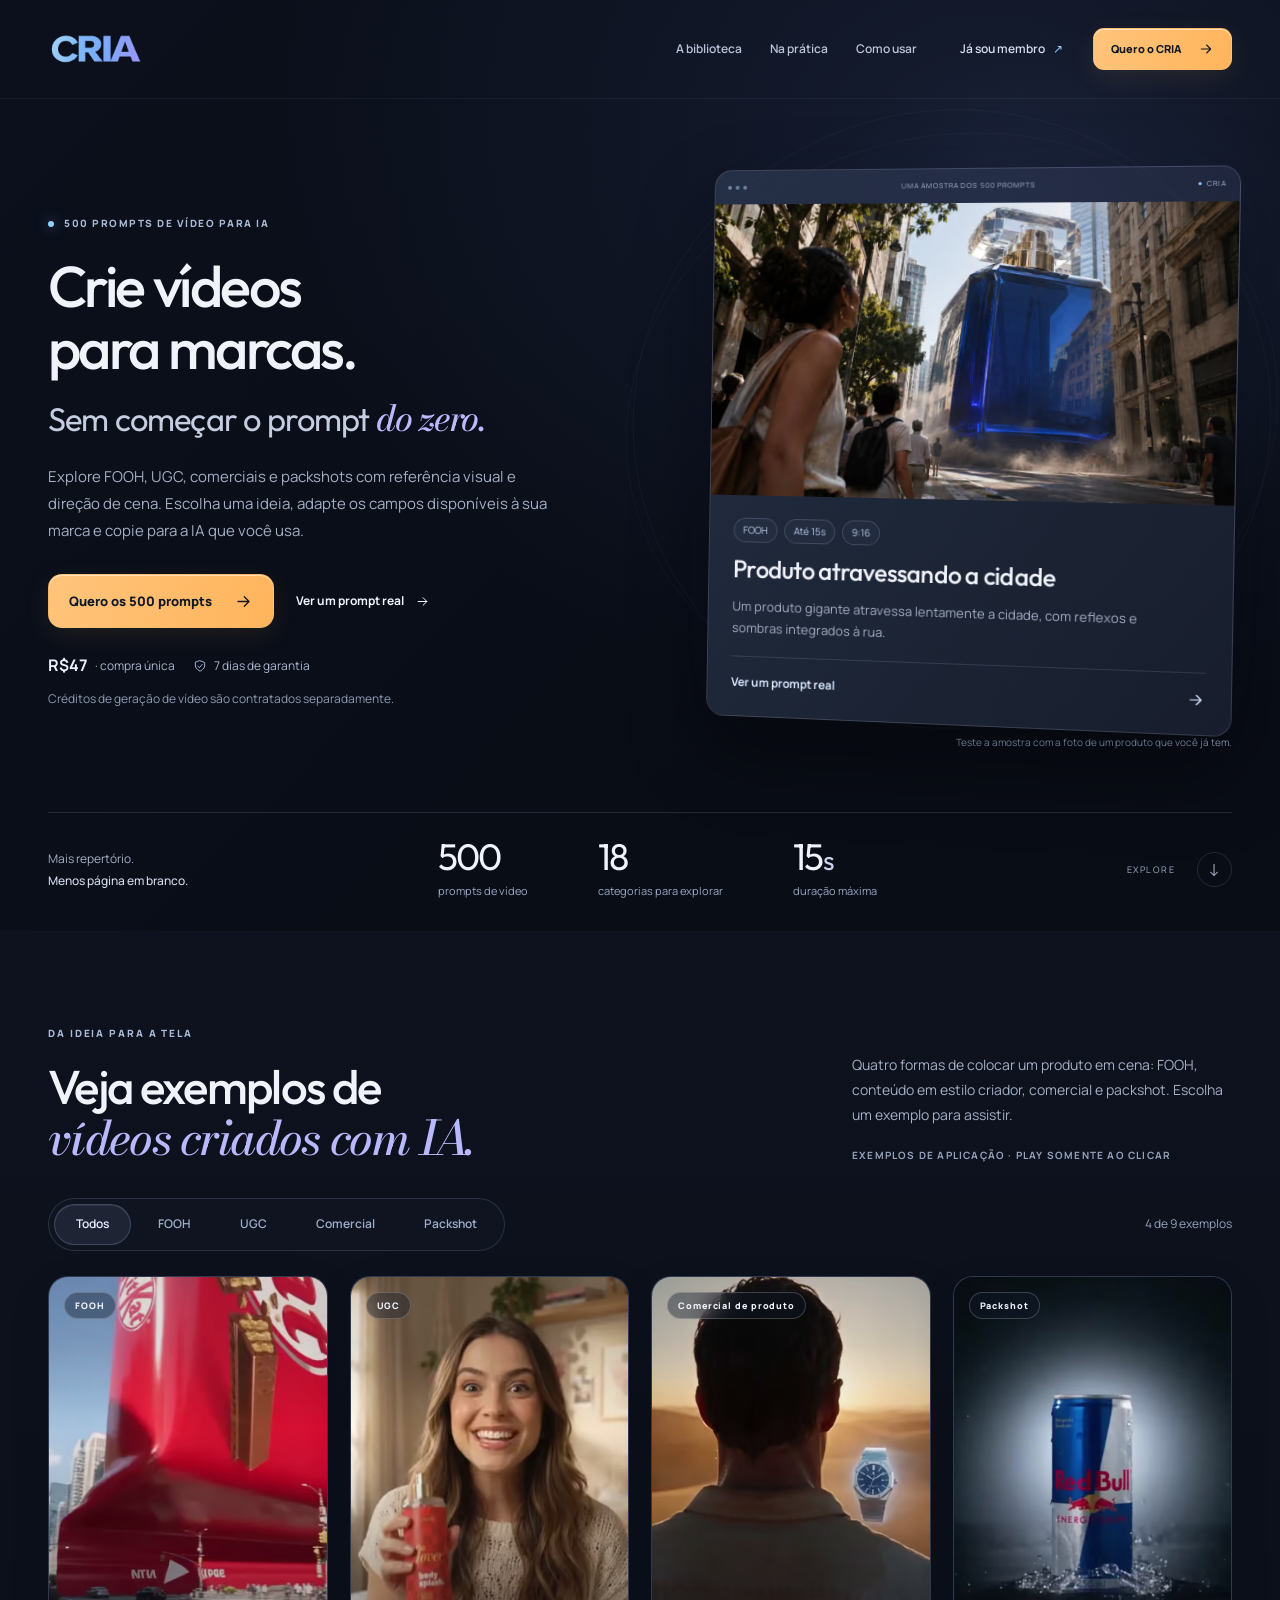
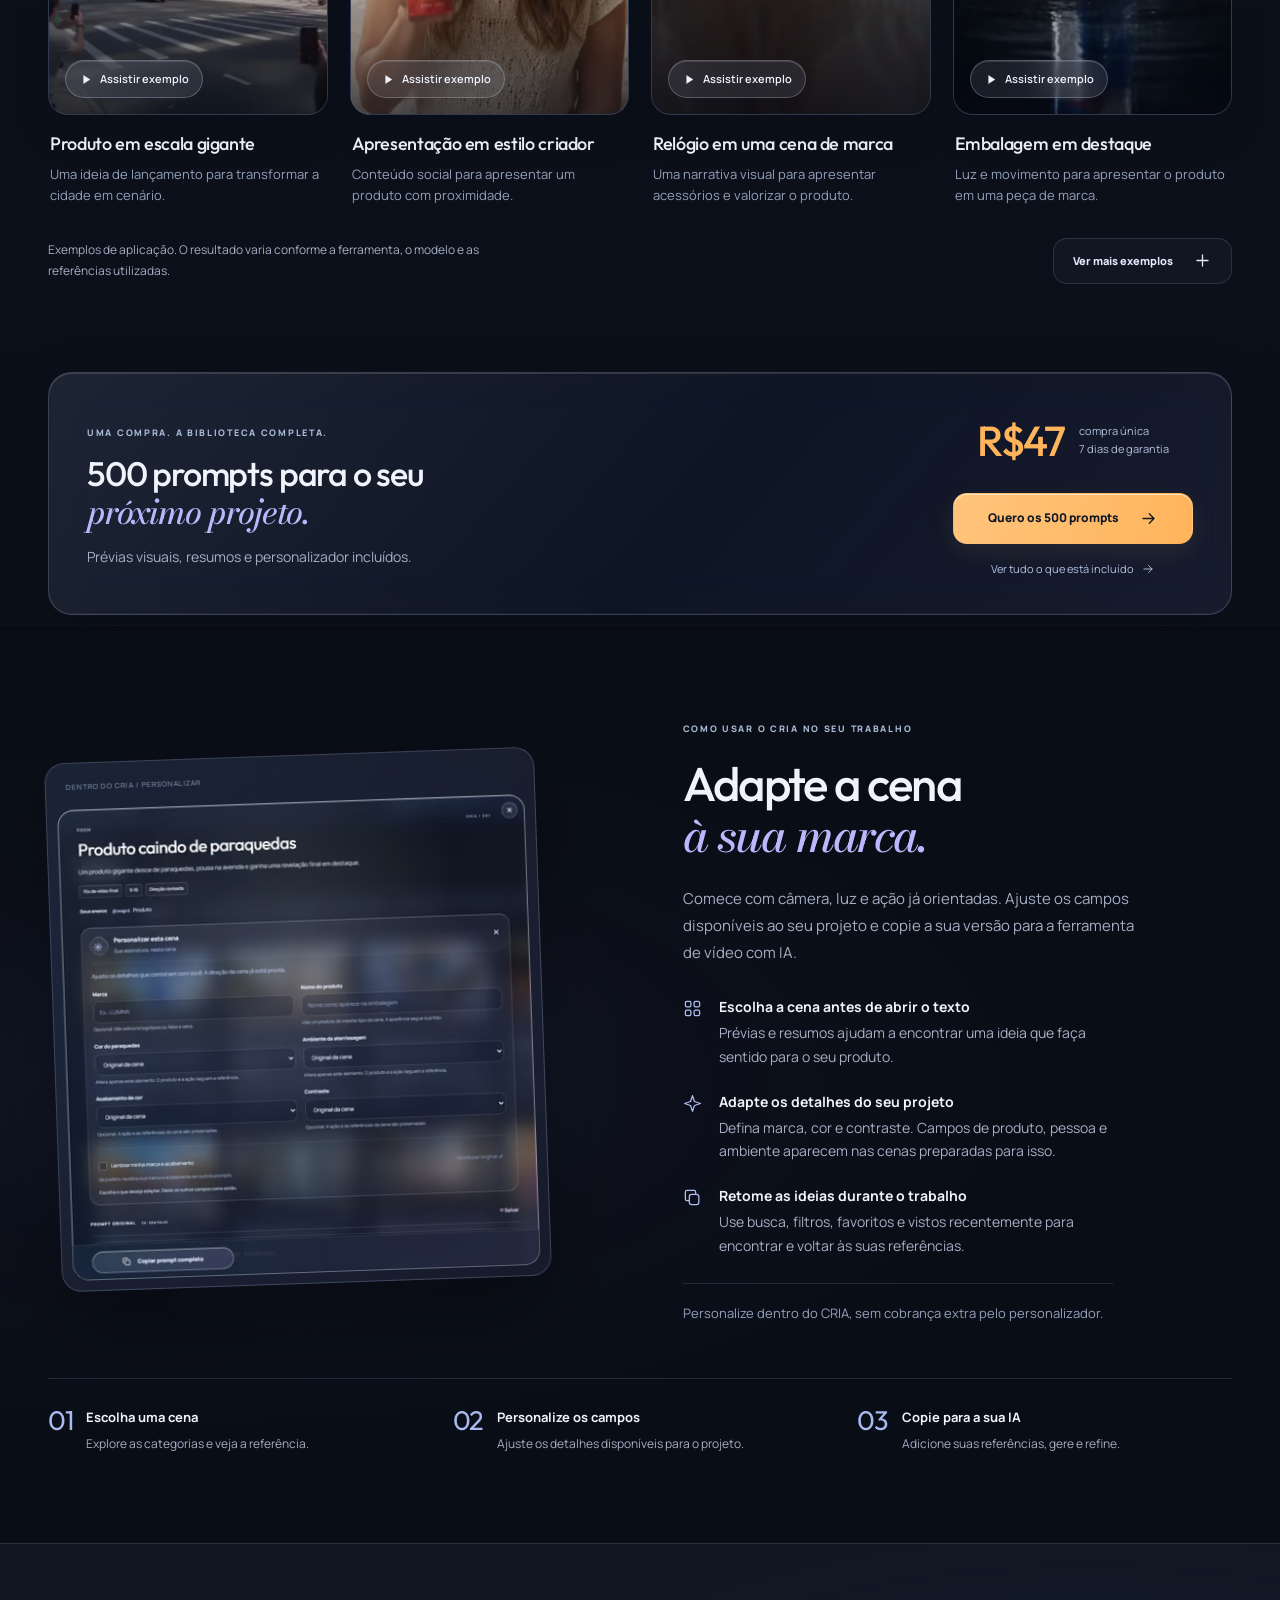
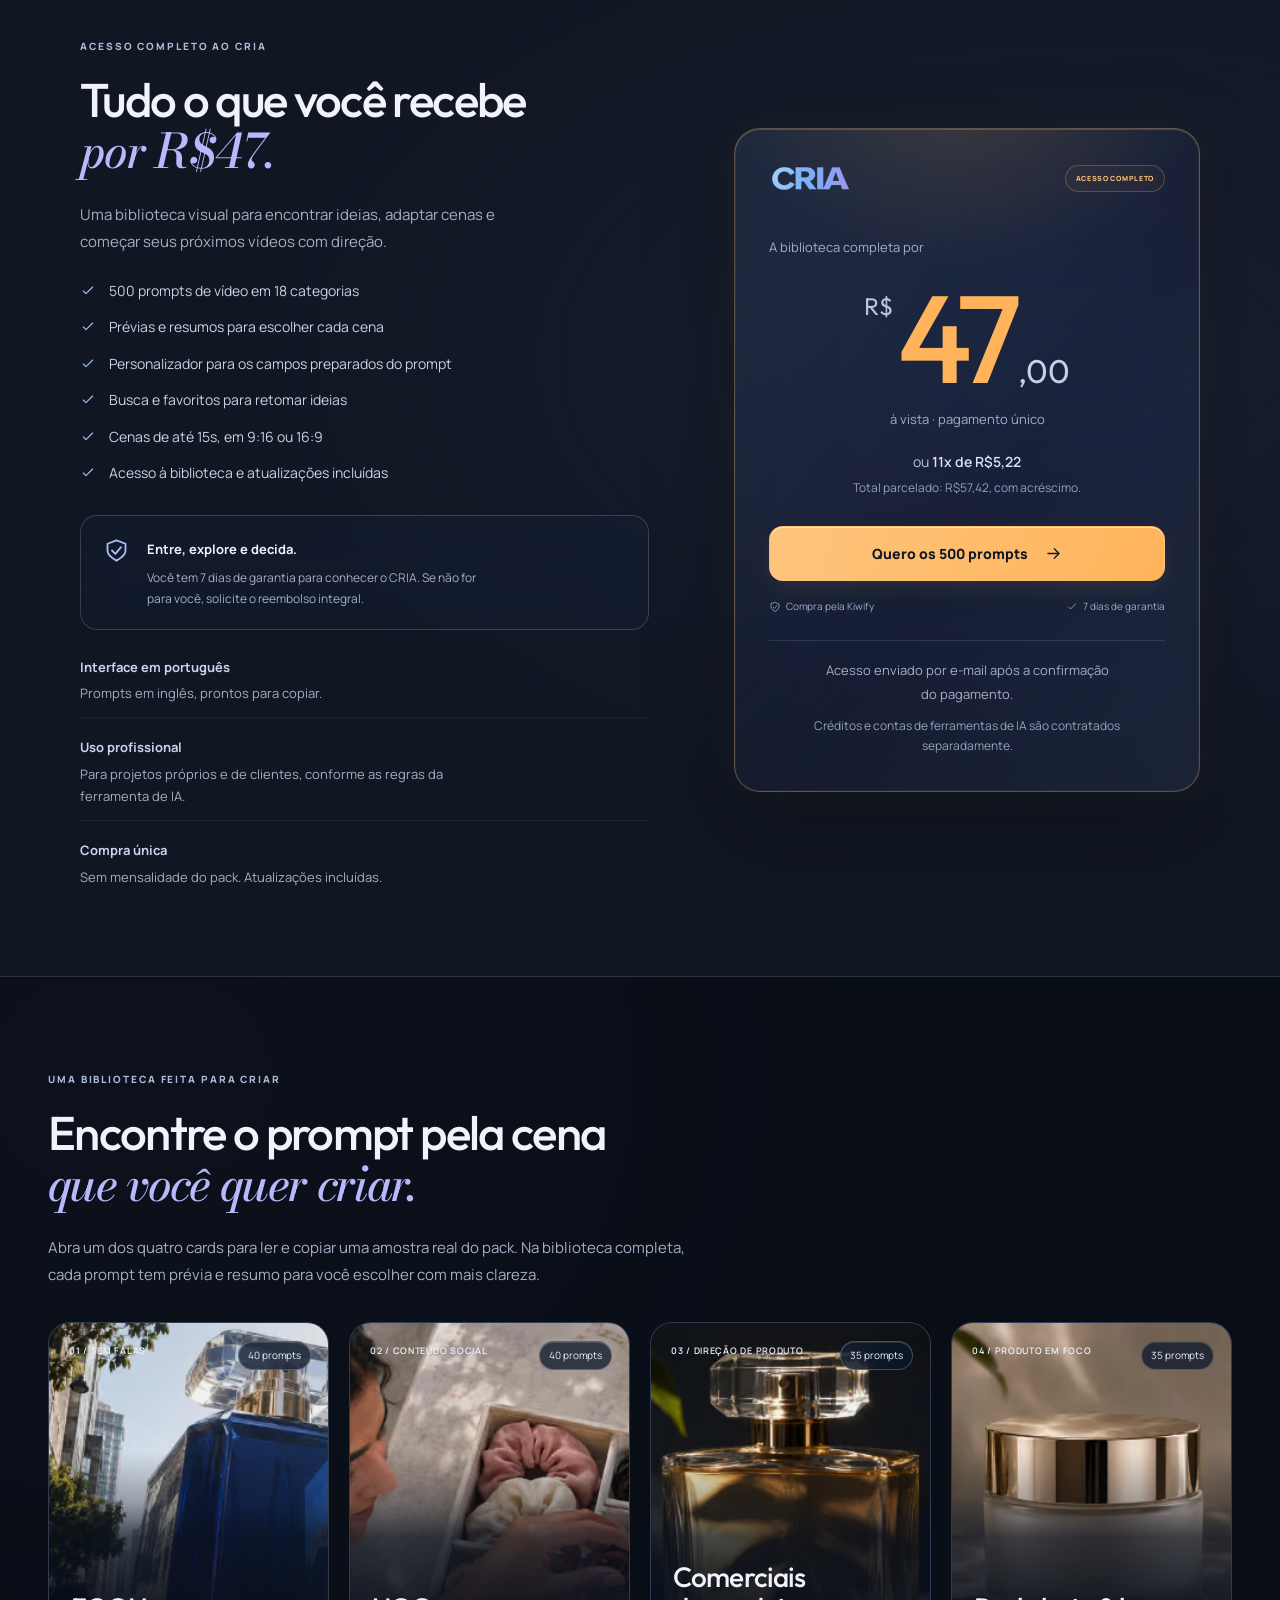
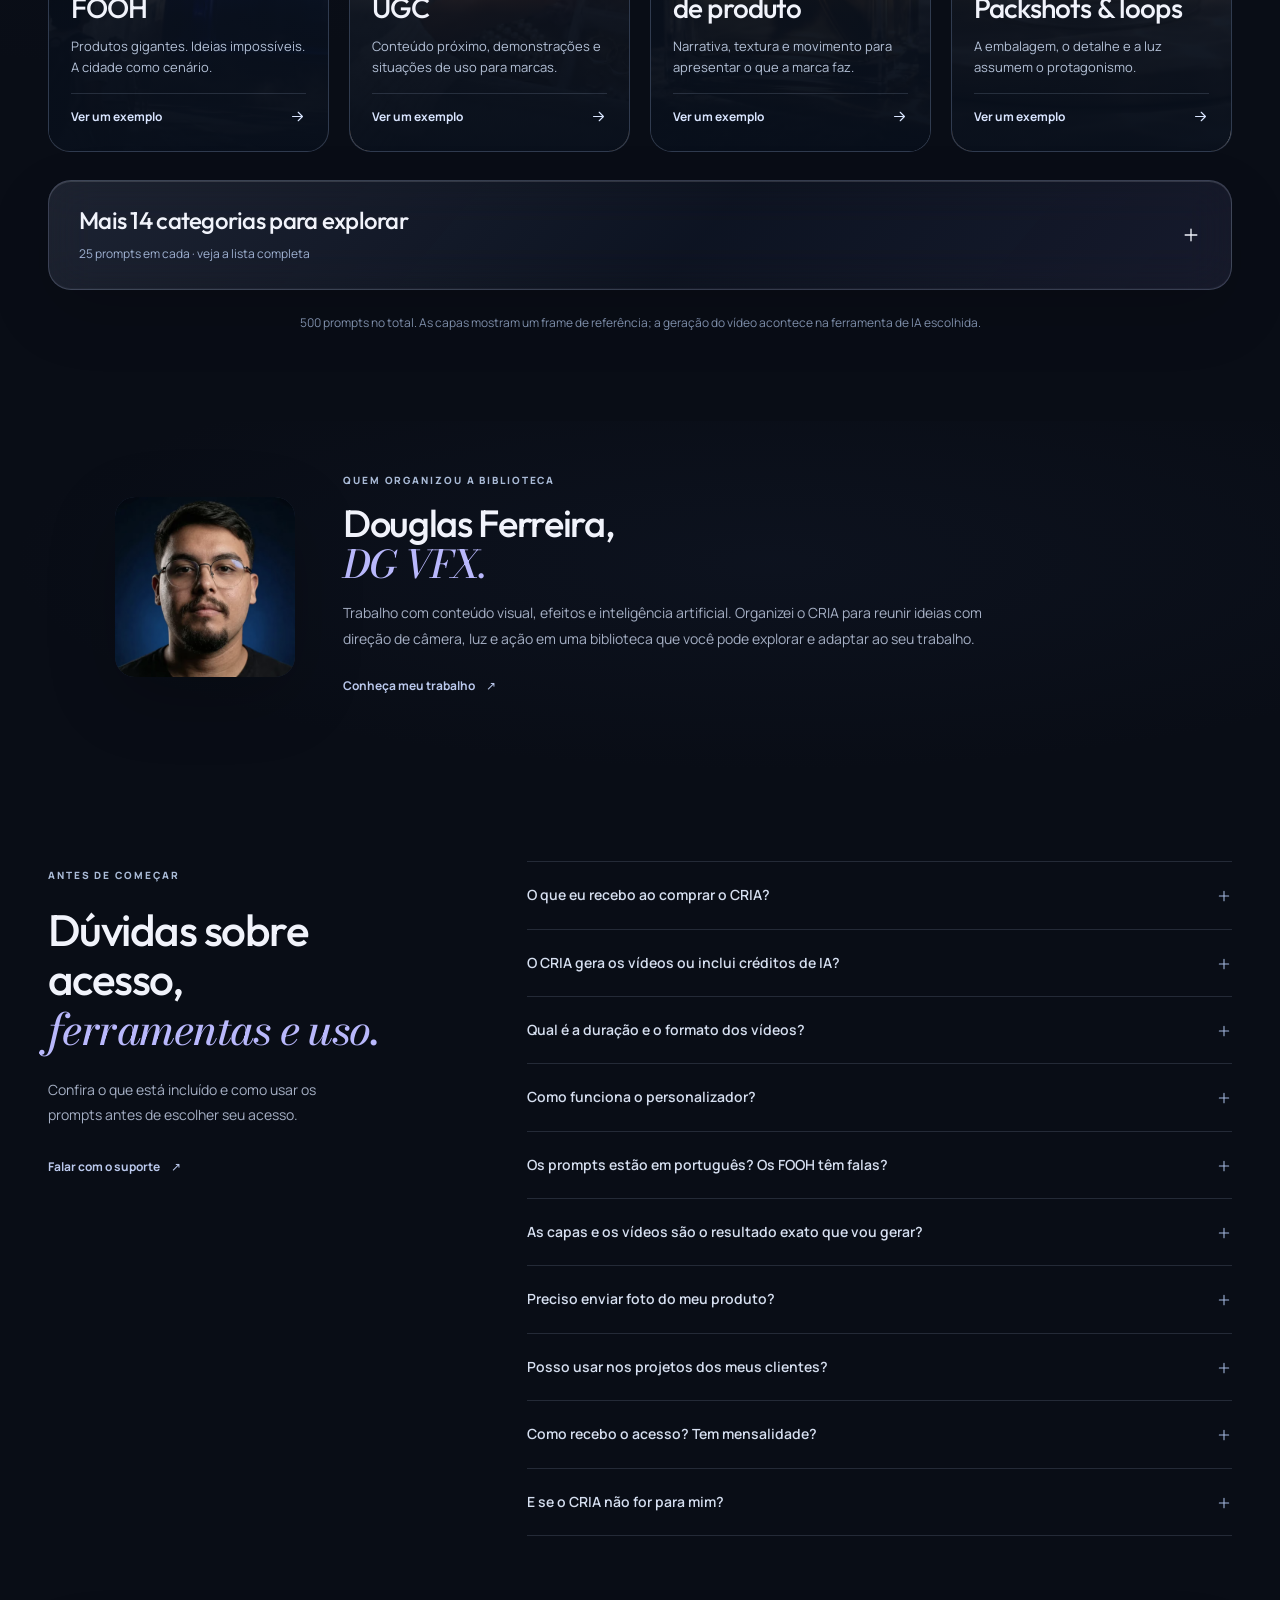
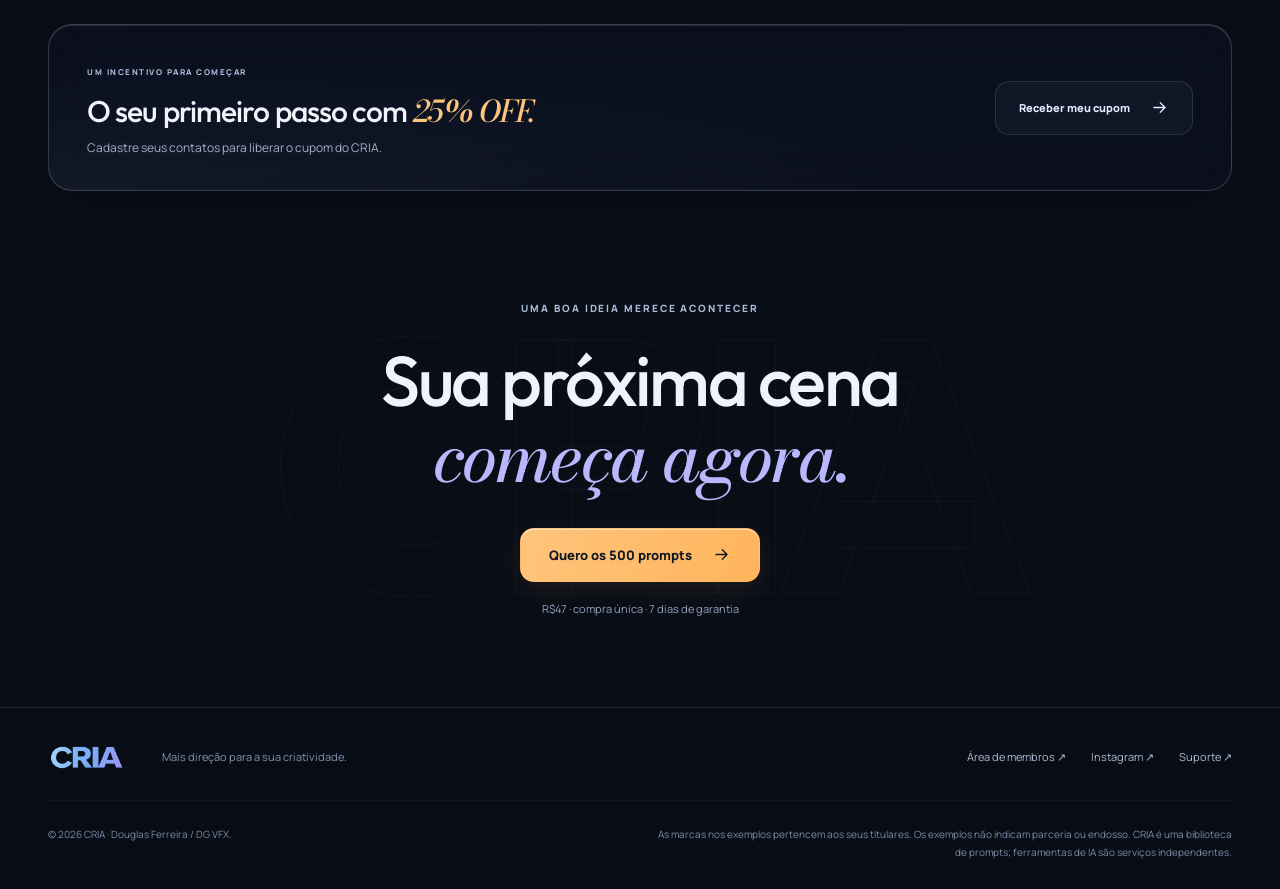
<file: index.html>
<!DOCTYPE html>

<html lang="pt-BR">
<head>
<meta charset="utf-8"/>
<meta content="width=device-width, initial-scale=1" name="viewport"/>
<title>CRIA — 500 prompts de vídeo para IA | FOOH, UGC e produto</title>
<meta content="Crie vídeos para marcas com 500 prompts de IA. Explore FOOH, UGC, comerciais e packshots, com prévias e personalizador. Compra única de R$47." name="description"/>
<meta content="index, follow, max-image-preview:large" name="robots"/>
<meta content="#090d16" name="theme-color"/>
<link href="https://www.cria.club/" rel="canonical"/>
<link href="favicon.svg" rel="icon" type="image/svg+xml"/>
<meta content="website" property="og:type"/>
<meta content="pt_BR" property="og:locale"/>
<meta content="CRIA" property="og:site_name"/>
<meta content="CRIA — 500 prompts de vídeo para marcas" property="og:title"/>
<meta content="Escolha a cena, adapte à sua marca e copie para sua IA. 18 categorias com prévias, resumos e personalizador." property="og:description"/>
<meta content="https://www.cria.club/" property="og:url"/>
<meta content="https://www.cria.club/media/cria500/social-cria-500.jpg" property="og:image"/>
<meta content="1200" property="og:image:width"/>
<meta content="630" property="og:image:height"/>
<meta content="CRIA: biblioteca com 500 prompts de vídeo para IA em 18 categorias." property="og:image:alt"/>
<meta content="summary_large_image" name="twitter:card"/>
<meta content="CRIA — 500 prompts de vídeo para IA" name="twitter:title"/>
<meta content="Escolha uma ideia, personalize e crie. FOOH, UGC, comerciais e muito mais, com cenas de até 15 segundos." name="twitter:description"/>
<meta content="https://www.cria.club/media/cria500/social-cria-500.jpg" name="twitter:image"/>
<meta content="CRIA: biblioteca com 500 prompts de vídeo para IA em 18 categorias." name="twitter:image:alt"/>
<link as="font" crossorigin="" href="media/fonts/outfit.6c18d579.woff2" rel="preload" type="font/woff2"/>
<link href="styles.min.css?v=500.4" rel="stylesheet"/>
<script type="application/ld+json">{"@context":"https://schema.org","@graph":[{"@type":"Organization","@id":"https://www.cria.club/#organization","name":"CRIA","url":"https://www.cria.club/","logo":{"@type":"ImageObject","url":"https://www.cria.club/media/cria500/logo-cria.webp"},"sameAs":["https://instagram.com/dg_vfx"]},{"@type":"WebSite","@id":"https://www.cria.club/#website","url":"https://www.cria.club/","name":"CRIA","inLanguage":"pt-BR","publisher":{"@id":"https://www.cria.club/#organization"}},{"@type":"WebPage","@id":"https://www.cria.club/#webpage","url":"https://www.cria.club/","name":"CRIA — 500 prompts de vídeo para IA","inLanguage":"pt-BR","isPartOf":{"@id":"https://www.cria.club/#website"},"about":{"@id":"https://www.cria.club/#product"},"description":"500 prompts de vídeo em 18 categorias, com prévias visuais, resumos e personalizador. FOOH, UGC, comerciais e packshots para criar com IA."},{"@type":"Product","@id":"https://www.cria.club/#product","name":"CRIA — 500 prompts de vídeo para IA","description":"Biblioteca digital com 500 prompts de vídeo em 18 categorias, cenas de até 15 segundos, prévias visuais, resumos e personalizador. Ferramentas e créditos de IA não incluídos.","image":["https://www.cria.club/media/cria500/social-cria-500.jpg"],"brand":{"@type":"Brand","name":"CRIA"},"category":"Biblioteca digital de prompts de vídeo para IA","offers":{"@type":"Offer","url":"https://pay.kiwify.com.br/7fTgGYD","priceCurrency":"BRL","price":"47.00","availability":"https://schema.org/InStock","seller":{"@id":"https://www.cria.club/#organization"}}}]}</script>
<script defer="" src="scripts.min.js?v=500.3"></script>
<script defer="" src="sample-ui.min.js?v=500.3"></script></head>
<body>
<noscript><img alt="" height="1" hidden="" src="https://www.facebook.com/tr?id=1509642039730970&amp;ev=PageView&amp;noscript=1" width="1"/></noscript>
<a class="skip-link" href="#conteudo">Pular para o conteúdo</a>
<svg aria-hidden="true" class="sprite" xmlns="http://www.w3.org/2000/svg"><defs>
<symbol id="i-arrow" viewbox="0 0 24 24"><path d="M5 12h14m-6-6 6 6-6 6"></path></symbol>
<symbol id="i-play" viewbox="0 0 24 24"><path d="m9 5 11 7-11 7Z"></path></symbol>
<symbol id="i-check" viewbox="0 0 24 24"><path d="m5 12 4 4L19 6"></path></symbol>
<symbol id="i-plus" viewbox="0 0 24 24"><path d="M12 5v14M5 12h14"></path></symbol>
<symbol id="i-spark" viewbox="0 0 24 24"><path d="m12 2 2.5 7.5L22 12l-7.5 2.5L12 22l-2.5-7.5L2 12l7.5-2.5Z"></path></symbol>
<symbol id="i-close" viewbox="0 0 24 24"><path d="m6 6 12 12M6 18 18 6"></path></symbol>
<symbol id="i-shield" viewbox="0 0 24 24"><path d="m12 3 8 3v6c0 5-8 9-8 9s-8-4-8-9V6Z"></path><path d="m8 12 3 3 5-6"></path></symbol>
<symbol id="i-copy" viewbox="0 0 24 24"><rect height="13" rx="3" width="12" x="8" y="8"></rect><path d="M16 8V5a2 2 0 0 0-2-2H5a2 2 0 0 0-2 2v9a2 2 0 0 0 2 2h3"></path></symbol>
<symbol id="i-grid" viewbox="0 0 24 24"><rect height="7" rx="2" width="7" x="3" y="3"></rect><rect height="7" rx="2" width="7" x="14" y="3"></rect><rect height="7" rx="2" width="7" x="3" y="14"></rect><rect height="7" rx="2" width="7" x="14" y="14"></rect></symbol>
</defs></svg>
<header class="site-header"><div class="header-inner container">
<a aria-label="CRIA, início" class="logo" href="#inicio"><img alt="CRIA" height="42" src="media/cria500/logo-cria.webp" width="112"/></a>
<button aria-controls="site-nav" aria-expanded="false" aria-label="Abrir menu" class="menu-toggle" type="button"><span></span><span></span></button>
<nav aria-label="Navegação principal" class="site-nav" id="site-nav"><a href="#biblioteca">A biblioteca</a><a href="#resultados">Na prática</a><a href="#como-funciona">Como usar</a><a class="member-link" href="https://cria-prompts.vercel.app/">Já sou membro <span aria-hidden="true">↗</span></a></nav>
<a class="button primary header-cta checkout-button" data-cta-position="header" href="https://pay.kiwify.com.br/7fTgGYD">Quero o CRIA <svg aria-hidden="true" class="icon"><use href="#i-arrow"></use></svg></a>
</div></header>
<main id="conteudo"><section aria-labelledby="hero-title" class="hero" id="inicio">
<div aria-hidden="true" class="hero-glow"></div>
<div class="container hero-grid">
<div class="hero-copy">
<span class="eyebrow hero-enter"><span class="status-dot"></span> 500 PROMPTS DE VÍDEO PARA IA</span>
<h1 class="hero-enter" id="hero-title"><span class="hero-promise">Crie vídeos para marcas.</span><span class="hero-context">Sem começar o prompt <em>do zero.</em></span></h1>
<p class="hero-description hero-enter">Explore FOOH, UGC, comerciais e packshots com referência visual e direção de cena. Escolha uma ideia, adapte os campos disponíveis à sua marca e copie para a IA que você usa.</p>
<div class="hero-actions hero-enter"><a class="button primary checkout-button" data-cta-position="hero" href="https://pay.kiwify.com.br/7fTgGYD">Quero os 500 prompts<svg aria-hidden="true" class="icon"><use href="#i-arrow"></use></svg></a><a class="text-link sample-open" data-sample="cria-004" href="amostras.html#cria-004">Ver um prompt real <svg aria-hidden="true" class="icon"><use href="#i-arrow"></use></svg></a></div>
<div class="hero-terms hero-enter"><span><strong>R$47</strong> · compra única</span><span><svg aria-hidden="true" class="icon"><use href="#i-shield"></use></svg> 7 dias de garantia</span></div>
<p class="micro hero-enter">Créditos de geração de vídeo são contratados separadamente.</p>
</div>
<div aria-label="Amostra real de um prompt da biblioteca CRIA" class="hero-stage hero-enter"><div aria-hidden="true" class="stage-orbit"></div>
<a class="featured-sample library-window glass sample-open" data-sample="cria-004" href="amostras.html#cria-004">
<div class="window-bar"><span aria-hidden="true" class="window-dots"><i></i><i></i><i></i></span><span>UMA AMOSTRA DOS 500 PROMPTS</span><span class="window-live"><i></i> CRIA</span></div>
<picture class=""><source srcset="media/cria500/cria-004.d0df132136.640.avif" type="image/avif"/><img alt="Referência visual do prompt Produto atravessando a cidade." decoding="async" fetchpriority="high" height="427" loading="eager" src="media/cria500/cria-004.d0df132136.640.webp" width="640"/></picture>
<div class="featured-copy"><div class="sample-tags"><span>FOOH</span><span>Até 15s</span><span>9:16</span></div><h2>Produto atravessando a cidade</h2><p>Um produto gigante atravessa lentamente a cidade, com reflexos e sombras integrados à rua.</p><span class="featured-action">Ver um prompt real <svg aria-hidden="true" class="icon"><use href="#i-arrow"></use></svg></span></div>
</a><span class="stage-caption">Teste a amostra com a foto de um produto que você já tem.</span></div>
</div>
<div class="container hero-bottom"><p>Mais repertório.<br/><strong>Menos página em branco.</strong></p><dl class="hero-stats"><div><dt>500</dt><dd>prompts de vídeo</dd></div><div><dt>18</dt><dd>categorias para explorar</dd></div><div><dt>15<span>s</span></dt><dd>duração máxima</dd></div></dl><a aria-label="Explorar os exemplos" class="scroll-cue" href="#resultados">EXPLORE <span aria-hidden="true">↓</span></a></div>
</section><section aria-labelledby="examples-title" class="examples-section section" id="resultados"><div class="container">
<div class="section-heading reveal"><div><span class="eyebrow">DA IDEIA PARA A TELA</span><h2 id="examples-title">Veja exemplos de<br/><em>vídeos criados com IA.</em></h2></div><div class="section-intro"><p>Quatro formas de colocar um produto em cena: FOOH, conteúdo em estilo criador, comercial e packshot. Escolha um exemplo para assistir.</p><span class="quiet-label">EXEMPLOS DE APLICAÇÃO · PLAY SOMENTE AO CLICAR</span></div></div>
<div class="gallery-toolbar"><div aria-label="Filtrar exemplos" class="gallery-filters" hidden=""><button aria-pressed="true" class="is-active" data-filter="all" type="button">Todos</button><button aria-pressed="false" data-filter="fooh" type="button">FOOH</button><button aria-pressed="false" data-filter="ugc" type="button">UGC</button><button aria-pressed="false" data-filter="commercial" type="button">Comercial</button><button aria-pressed="false" data-filter="packshot" type="button">Packshot</button></div><span aria-live="polite" class="gallery-counter">9 exemplos</span></div>
<div class="video-grid"><article class="video-card reveal" data-category="fooh" style="--order:0">
<a aria-label="FOOH Assistir exemplo: Produto em escala gigante" class="video-open" data-title="Produto em escala gigante" data-video="media/cria500/fooh_kitkat.v500.mp4" href="media/cria500/fooh_kitkat.v500.mp4">
<picture><source sizes="(max-width: 650px) 46vw, 23vw" srcset="media/cria500/fooh_kitkat.v500.320.avif 320w, media/cria500/fooh_kitkat.v500.540.avif 540w" type="image/avif"/><source sizes="(max-width: 650px) 46vw, 23vw" srcset="media/cria500/fooh_kitkat.v500.320.webp 320w, media/cria500/fooh_kitkat.v500.webp 540w" type="image/webp"/><img alt="Frame do exemplo de vídeo: produto em escala gigante" decoding="async" height="852" loading="lazy" src="media/cria500/fooh_kitkat.v500.webp" width="540"/></picture>
<span class="video-label">FOOH</span><span class="video-watch"><svg aria-hidden="true" class="icon"><use href="#i-play"></use></svg> Assistir exemplo</span>
</a><div class="video-caption"><h3>Produto em escala gigante</h3><p>Uma ideia de lançamento para transformar a cidade em cenário.</p></div>
</article><article class="video-card reveal" data-category="ugc" style="--order:1">
<a aria-label="UGC Assistir exemplo: Apresentação em estilo criador" class="video-open" data-title="Apresentação em estilo criador" data-video="media/cria500/ugc_body_splash.v500.mp4" href="media/cria500/ugc_body_splash.v500.mp4">
<picture><source sizes="(max-width: 650px) 46vw, 23vw" srcset="media/cria500/ugc_body_splash.v500.320.avif 320w, media/cria500/ugc_body_splash.v500.540.avif 540w" type="image/avif"/><source sizes="(max-width: 650px) 46vw, 23vw" srcset="media/cria500/ugc_body_splash.v500.320.webp 320w, media/cria500/ugc_body_splash.v500.webp 540w" type="image/webp"/><img alt="Frame do exemplo de vídeo: apresentação em estilo criador" decoding="async" height="852" loading="lazy" src="media/cria500/ugc_body_splash.v500.webp" width="540"/></picture>
<span class="video-label">UGC</span><span class="video-watch"><svg aria-hidden="true" class="icon"><use href="#i-play"></use></svg> Assistir exemplo</span>
</a><div class="video-caption"><h3>Apresentação em estilo criador</h3><p>Conteúdo social para apresentar um produto com proximidade.</p></div>
</article><article class="video-card reveal" data-category="commercial" style="--order:2">
<a aria-label="Comercial de produto Assistir exemplo: Relógio em uma cena de marca" class="video-open" data-title="Relógio em uma cena de marca" data-video="media/cria500/commercial_watch.v503.mp4" href="media/cria500/commercial_watch.v503.mp4">
<picture><source sizes="(max-width: 650px) 46vw, 23vw" srcset="media/cria500/commercial_watch.v503.320.avif 320w, media/cria500/commercial_watch.v503.540.avif 540w" type="image/avif"/><source sizes="(max-width: 650px) 46vw, 23vw" srcset="media/cria500/commercial_watch.v503.320.webp 320w, media/cria500/commercial_watch.v503.webp 540w" type="image/webp"/><img alt="Frame do exemplo de vídeo: relógio em uma cena de marca" decoding="async" height="852" loading="lazy" src="media/cria500/commercial_watch.v503.webp" width="540"/></picture>
<span class="video-label">Comercial de produto</span><span class="video-watch"><svg aria-hidden="true" class="icon"><use href="#i-play"></use></svg> Assistir exemplo</span>
</a><div class="video-caption"><h3>Relógio em uma cena de marca</h3><p>Uma narrativa visual para apresentar acessórios e valorizar o produto.</p></div>
</article><article class="video-card reveal" data-category="packshot" style="--order:3">
<a aria-label="Packshot Assistir exemplo: Embalagem em destaque" class="video-open" data-title="Embalagem em destaque" data-video="media/cria500/packshot_redbull.v500.mp4" href="media/cria500/packshot_redbull.v500.mp4">
<picture><source sizes="(max-width: 650px) 46vw, 23vw" srcset="media/cria500/packshot_redbull.v500.320.avif 320w, media/cria500/packshot_redbull.v500.540.avif 540w" type="image/avif"/><source sizes="(max-width: 650px) 46vw, 23vw" srcset="media/cria500/packshot_redbull.v500.320.webp 320w, media/cria500/packshot_redbull.v500.webp 540w" type="image/webp"/><img alt="Frame do exemplo de vídeo: embalagem em destaque" decoding="async" height="852" loading="lazy" src="media/cria500/packshot_redbull.v500.webp" width="540"/></picture>
<span class="video-label">Packshot</span><span class="video-watch"><svg aria-hidden="true" class="icon"><use href="#i-play"></use></svg> Assistir exemplo</span>
</a><div class="video-caption"><h3>Embalagem em destaque</h3><p>Luz e movimento para apresentar o produto em uma peça de marca.</p></div>
</article><article class="video-card reveal" data-category="fooh" style="--order:0">
<a aria-label="FOOH Assistir exemplo: Uma ideia fora da escala" class="video-open" data-title="Uma ideia fora da escala" data-video="media/cria500/fooh_vans.v500.mp4" href="media/cria500/fooh_vans.v500.mp4">
<picture><source sizes="(max-width: 650px) 46vw, 23vw" srcset="media/cria500/fooh_vans.v500.320.avif 320w, media/cria500/fooh_vans.v500.540.avif 540w" type="image/avif"/><source sizes="(max-width: 650px) 46vw, 23vw" srcset="media/cria500/fooh_vans.v500.320.webp 320w, media/cria500/fooh_vans.v500.webp 540w" type="image/webp"/><img alt="Frame do exemplo de vídeo: uma ideia fora da escala" decoding="async" height="852" loading="lazy" src="media/cria500/fooh_vans.v500.webp" width="540"/></picture>
<span class="video-label">FOOH</span><span class="video-watch"><svg aria-hidden="true" class="icon"><use href="#i-play"></use></svg> Assistir exemplo</span>
</a><div class="video-caption"><h3>Uma ideia fora da escala</h3><p>Surpresa visual com um produto que ocupa o espaço urbano.</p></div>
</article><article class="video-card reveal" data-category="fooh" style="--order:1">
<a aria-label="FOOH Assistir exemplo: Impacto de outro tamanho" class="video-open" data-title="Impacto de outro tamanho" data-video="media/cria500/fooh_whey.v500.mp4" href="media/cria500/fooh_whey.v500.mp4">
<picture><source sizes="(max-width: 650px) 46vw, 23vw" srcset="media/cria500/fooh_whey.v500.320.avif 320w, media/cria500/fooh_whey.v500.540.avif 540w" type="image/avif"/><source sizes="(max-width: 650px) 46vw, 23vw" srcset="media/cria500/fooh_whey.v500.320.webp 320w, media/cria500/fooh_whey.v500.webp 540w" type="image/webp"/><img alt="Frame do exemplo de vídeo: impacto de outro tamanho" decoding="async" height="852" loading="lazy" src="media/cria500/fooh_whey.v500.webp" width="540"/></picture>
<span class="video-label">FOOH</span><span class="video-watch"><svg aria-hidden="true" class="icon"><use href="#i-play"></use></svg> Assistir exemplo</span>
</a><div class="video-caption"><h3>Impacto de outro tamanho</h3><p>O impossível encontra uma cena do cotidiano.</p></div>
</article><article class="video-card reveal" data-category="ugc" style="--order:2">
<a aria-label="UGC Assistir exemplo: Rotina com presença de produto" class="video-open" data-title="Rotina com presença de produto" data-video="media/cria500/ugc_skincare.v500.mp4" href="media/cria500/ugc_skincare.v500.mp4">
<picture><source sizes="(max-width: 650px) 46vw, 23vw" srcset="media/cria500/ugc_skincare.v500.320.avif 320w, media/cria500/ugc_skincare.v500.540.avif 540w" type="image/avif"/><source sizes="(max-width: 650px) 46vw, 23vw" srcset="media/cria500/ugc_skincare.v500.320.webp 320w, media/cria500/ugc_skincare.v500.webp 540w" type="image/webp"/><img alt="Frame do exemplo de vídeo: rotina com presença de produto" decoding="async" height="852" loading="lazy" src="media/cria500/ugc_skincare.v500.webp" width="540"/></picture>
<span class="video-label">UGC</span><span class="video-watch"><svg aria-hidden="true" class="icon"><use href="#i-play"></use></svg> Assistir exemplo</span>
</a><div class="video-caption"><h3>Rotina com presença de produto</h3><p>Um contexto de uso simples para uma comunicação natural.</p></div>
</article><article class="video-card reveal" data-category="ugc" style="--order:3">
<a aria-label="UGC Assistir exemplo: A experiência começa na caixa" class="video-open" data-title="A experiência começa na caixa" data-video="media/cria500/ugc_unboxing.v500.mp4" href="media/cria500/ugc_unboxing.v500.mp4">
<picture><source sizes="(max-width: 650px) 46vw, 23vw" srcset="media/cria500/ugc_unboxing.v500.320.avif 320w, media/cria500/ugc_unboxing.v500.540.avif 540w" type="image/avif"/><source sizes="(max-width: 650px) 46vw, 23vw" srcset="media/cria500/ugc_unboxing.v500.320.webp 320w, media/cria500/ugc_unboxing.v500.webp 540w" type="image/webp"/><img alt="Frame do exemplo de vídeo: a experiência começa na caixa" decoding="async" height="852" loading="lazy" src="media/cria500/ugc_unboxing.v500.webp" width="540"/></picture>
<span class="video-label">UGC</span><span class="video-watch"><svg aria-hidden="true" class="icon"><use href="#i-play"></use></svg> Assistir exemplo</span>
</a><div class="video-caption"><h3>A experiência começa na caixa</h3><p>Um unboxing que apresenta o produto em poucos segundos.</p></div>
</article><article class="video-card reveal" data-category="fooh" style="--order:0">
<a aria-label="FOOH Assistir exemplo: Uma intervenção que chama atenção" class="video-open" data-title="Uma intervenção que chama atenção" data-video="media/cria500/fooh_ballantines.v500.mp4" href="media/cria500/fooh_ballantines.v500.mp4">
<picture><source sizes="(max-width: 650px) 46vw, 23vw" srcset="media/cria500/fooh_ballantines.v500.320.avif 320w, media/cria500/fooh_ballantines.v500.540.avif 540w" type="image/avif"/><source sizes="(max-width: 650px) 46vw, 23vw" srcset="media/cria500/fooh_ballantines.v500.320.webp 320w, media/cria500/fooh_ballantines.v500.webp 540w" type="image/webp"/><img alt="Frame do exemplo de vídeo: uma intervenção que chama atenção" decoding="async" height="852" loading="lazy" src="media/cria500/fooh_ballantines.v500.webp" width="540"/></picture>
<span class="video-label">FOOH</span><span class="video-watch"><svg aria-hidden="true" class="icon"><use href="#i-play"></use></svg> Assistir exemplo</span>
</a><div class="video-caption"><h3>Uma intervenção que chama atenção</h3><p>Uma marca ganha protagonismo em uma cena urbana.</p></div>
</article></div>
<div class="gallery-bottom"><p>Exemplos de aplicação. O resultado varia conforme a ferramenta, o modelo e as referências utilizadas.</p><button aria-expanded="false" class="button secondary" hidden="" id="gallery-more" type="button">Ver mais exemplos <svg aria-hidden="true" class="icon"><use href="#i-plus"></use></svg></button></div>
</div></section><section aria-label="Resumo do acesso ao CRIA" class="offer-summary-section"><div class="container"><div class="offer-summary glass reveal"><div><span class="eyebrow">UMA COMPRA. A BIBLIOTECA COMPLETA.</span><h2>500 prompts para o seu<br/><em>próximo projeto.</em></h2><p>Prévias visuais, resumos e personalizador incluídos.</p></div><div class="summary-purchase"><div class="summary-price"><strong>R$47</strong><span>compra única<br/>7 dias de garantia</span></div><a class="button primary checkout-button" data-cta-position="summary" href="https://pay.kiwify.com.br/7fTgGYD">Quero os 500 prompts<svg aria-hidden="true" class="icon"><use href="#i-arrow"></use></svg></a><a class="summary-details" href="#acesso">Ver tudo o que está incluído <svg aria-hidden="true" class="icon"><use href="#i-arrow"></use></svg></a></div></div></div></section><section aria-labelledby="personalizer-title" class="personalizer-section section" id="como-funciona"><div class="container personalizer-grid">
<details class="personalizer-visual reveal personalizer-peek" open=""><summary>Ver o personalizador na biblioteca <svg aria-hidden="true" class="icon"><use href="#i-plus"></use></svg></summary><div aria-hidden="true" class="personalizer-halo"></div><div class="personalizer-window glass"><span class="window-label">DENTRO DO CRIA / PERSONALIZAR</span><picture class=""><source sizes="(min-width: 900px) 430px, 90vw" srcset="media/cria500/personalizer.e8572cfc.480.avif 480w, media/cria500/personalizer.e8572cfc.960.avif 960w" type="image/avif"/><source sizes="(min-width: 900px) 430px, 90vw" srcset="media/cria500/personalizer.e8572cfc.480.webp 480w, media/cria500/personalizer.e8572cfc.960.webp 960w" type="image/webp"/><img alt="Prompt FOOH aberto na biblioteca CRIA, com resumo, texto e campos do personalizador." decoding="async" height="1000" loading="lazy" src="media/cria500/personalizer.e8572cfc.960.webp" width="1070"/></picture></div></details>
<div class="personalizer-copy reveal"><span class="eyebrow">COMO USAR O CRIA NO SEU TRABALHO</span><h2 id="personalizer-title">Adapte a cena<br/><em>à sua marca.</em></h2><p>Comece com câmera, luz e ação já orientadas. Ajuste os campos disponíveis ao seu projeto e copie a sua versão para a ferramenta de vídeo com IA.</p><ul class="feature-list"><li><svg aria-hidden="true" class="icon"><use href="#i-grid"></use></svg><div><h3>Escolha a cena antes de abrir o texto</h3><p>Prévias e resumos ajudam a encontrar uma ideia que faça sentido para o seu produto.</p></div></li><li><svg aria-hidden="true" class="icon"><use href="#i-spark"></use></svg><div><h3>Adapte os detalhes do seu projeto</h3><p>Defina marca, cor e contraste. Campos de produto, pessoa e ambiente aparecem nas cenas preparadas para isso.</p></div></li><li><svg aria-hidden="true" class="icon"><use href="#i-copy"></use></svg><div><h3>Retome as ideias durante o trabalho</h3><p>Use busca, filtros, favoritos e vistos recentemente para encontrar e voltar às suas referências.</p></div></li></ul><p class="small-note">Personalize dentro do CRIA, sem cobrança extra pelo personalizador.</p></div>
<ol aria-label="Seu fluxo de criação" class="workflow-compact reveal"><li><span>01</span><div><strong>Escolha uma cena</strong><p>Explore as categorias e veja a referência.</p></div></li><li><span>02</span><div><strong>Personalize os campos</strong><p>Ajuste os detalhes disponíveis para o projeto.</p></div></li><li><span>03</span><div><strong>Copie para a sua IA</strong><p>Adicione suas referências, gere e refine.</p></div></li></ol></div></section><section aria-labelledby="offer-title" class="offer-section section" id="acesso"><div class="container offer-grid"><div class="offer-copy reveal"><span class="eyebrow">ACESSO COMPLETO AO CRIA</span><h2 id="offer-title">Tudo o que você recebe<br/><em>por R$47.</em></h2><p>Uma biblioteca visual para encontrar ideias, adaptar cenas e começar seus próximos vídeos com direção.</p></div>
<div class="offer-card glass reveal"><div class="offer-top"><img alt="CRIA" height="36" src="media/cria500/logo-cria.webp" width="96"/><span class="pill">ACESSO COMPLETO</span></div><p class="offer-label">A biblioteca completa por</p><div class="price"><span>R$</span><strong>47</strong><span>,00</span></div><p class="price-caption">à vista · pagamento único</p><div class="installments">ou <strong>11x de R$5,22</strong><small>Total parcelado: R$57,42, com acréscimo.</small></div><a class="button primary checkout-button" data-cta-position="offer" href="https://pay.kiwify.com.br/7fTgGYD">Quero os 500 prompts <svg aria-hidden="true" class="icon"><use href="#i-arrow"></use></svg></a><div class="payment-trust"><span><svg aria-hidden="true" class="icon"><use href="#i-shield"></use></svg> Compra pela Kiwify</span><span><svg aria-hidden="true" class="icon"><use href="#i-check"></use></svg> 7 dias de garantia</span></div><div class="offer-divider"></div><p class="offer-delivery">Acesso enviado por e-mail após a confirmação do pagamento.</p><p class="small-note">Créditos e contas de ferramentas de IA são contratados separadamente.</p></div>
<div class="offer-details reveal"><ul class="included-list"><li><svg aria-hidden="true" class="icon"><use href="#i-check"></use></svg> 500 prompts de vídeo em 18 categorias</li><li><svg aria-hidden="true" class="icon"><use href="#i-check"></use></svg> Prévias e resumos para escolher cada cena</li><li><svg aria-hidden="true" class="icon"><use href="#i-check"></use></svg> Personalizador para os campos preparados do prompt</li><li><svg aria-hidden="true" class="icon"><use href="#i-check"></use></svg> Busca e favoritos para retomar ideias</li><li><svg aria-hidden="true" class="icon"><use href="#i-check"></use></svg> Cenas de até 15s, em 9:16 ou 16:9</li><li><svg aria-hidden="true" class="icon"><use href="#i-check"></use></svg> Acesso à biblioteca e atualizações incluídas</li></ul><div class="guarantee-note glass"><svg aria-hidden="true" class="icon"><use href="#i-shield"></use></svg><div><strong>Entre, explore e decida.</strong><p>Você tem 7 dias de garantia para conhecer o CRIA. Se não for para você, solicite o reembolso integral.</p></div></div><div class="purchase-facts"><div><strong>Interface em português</strong><p>Prompts em inglês, prontos para copiar.</p></div><div><strong>Uso profissional</strong><p>Para projetos próprios e de clientes, conforme as regras da ferramenta de IA.</p></div><div><strong>Compra única</strong><p>Sem mensalidade do pack. Atualizações incluídas.</p></div></div></div></div></section><section aria-labelledby="library-title" class="library-section section" id="biblioteca"><div class="container">
<div class="library-intro reveal"><span class="eyebrow">UMA BIBLIOTECA FEITA PARA CRIAR</span><h2 id="library-title">Encontre o prompt pela cena<br/><em>que você quer criar.</em></h2><p>Abra um dos quatro cards para ler e copiar uma amostra real do pack. Na biblioteca completa, cada prompt tem prévia e resumo para você escolher com mais clareza.</p></div>
<div class="category-grid"><a class="category-card reveal sample-open" data-sample="cria-004" href="amostras.html#cria-004" style="--order:0"><picture class=""><source srcset="media/cria500/cria-004.d0df132136.640.avif" type="image/avif"/><img alt="Prévia de uma cena de FOOH da biblioteca CRIA" decoding="async" height="427" loading="lazy" src="media/cria500/cria-004.d0df132136.640.webp" width="640"/></picture><div class="category-shade"></div><span class="category-index">01 / Sem falas</span><div class="category-copy"><h3>FOOH</h3><p>Produtos gigantes. Ideias impossíveis. A cidade como cenário.</p><span class="category-action">Ver um exemplo <svg aria-hidden="true" class="icon"><use href="#i-arrow"></use></svg></span></div><span class="category-count">40 prompts</span></a><a class="category-card reveal sample-open" data-sample="cria-331" href="amostras.html#cria-331" style="--order:1"><picture class=""><source srcset="media/cria500/cria-331.2678b17c42.640.avif" type="image/avif"/><img alt="Prévia de uma cena de UGC da biblioteca CRIA" decoding="async" height="427" loading="lazy" src="media/cria500/cria-331.2678b17c42.640.webp" width="640"/></picture><div class="category-shade"></div><span class="category-index">02 / Conteúdo social</span><div class="category-copy"><h3>UGC</h3><p>Conteúdo próximo, demonstrações e situações de uso para marcas.</p><span class="category-action">Ver um exemplo <svg aria-hidden="true" class="icon"><use href="#i-arrow"></use></svg></span></div><span class="category-count">40 prompts</span></a><a class="category-card reveal sample-open" data-sample="cria-166" href="amostras.html#cria-166" style="--order:2"><picture class=""><source srcset="media/cria500/cria-166.db54a3c0e9.640.avif" type="image/avif"/><img alt="Prévia de uma cena de Comerciais de produto da biblioteca CRIA" decoding="async" height="427" loading="lazy" src="media/cria500/cria-166.db54a3c0e9.640.webp" width="640"/></picture><div class="category-shade"></div><span class="category-index">03 / Direção de produto</span><div class="category-copy"><h3>Comerciais de produto</h3><p>Narrativa, textura e movimento para apresentar o que a marca faz.</p><span class="category-action">Ver um exemplo <svg aria-hidden="true" class="icon"><use href="#i-arrow"></use></svg></span></div><span class="category-count">35 prompts</span></a><a class="category-card reveal sample-open" data-sample="cria-366" href="amostras.html#cria-366" style="--order:3"><picture class=""><source srcset="media/cria500/cria-366.b77b5d6d0d.640.avif" type="image/avif"/><img alt="Prévia de uma cena de Packshots &amp; loops da biblioteca CRIA" decoding="async" height="427" loading="lazy" src="media/cria500/cria-366.b77b5d6d0d.640.webp" width="640"/></picture><div class="category-shade"></div><span class="category-index">04 / Produto em foco</span><div class="category-copy"><h3>Packshots &amp; loops</h3><p>A embalagem, o detalhe e a luz assumem o protagonismo.</p><span class="category-action">Ver um exemplo <svg aria-hidden="true" class="icon"><use href="#i-arrow"></use></svg></span></div><span class="category-count">35 prompts</span></a></div>
<details class="other-categories glass reveal" id="more-categories"><summary><span><strong>Mais 14 categorias para explorar</strong><small>25 prompts em cada · veja a lista completa</small></span><svg aria-hidden="true" class="icon"><use href="#i-plus"></use></svg></summary><ul><li>VFX &amp; transformação<span>25</span></li><li>Cinematic pessoa<span>25</span></li><li>Brand storytelling<span>25</span></li><li>Animação &amp; fantasia<span>25</span></li><li>Atmosférico &amp; sci-fi<span>25</span></li><li>Lifestyle &amp; rotina<span>25</span></li><li>Drone &amp; aerial<span>25</span></li><li>Épico &amp; grande escala<span>25</span></li><li>Esporte &amp; ação<span>25</span></li><li>Romance &amp; emocional<span>25</span></li><li>Horror &amp; suspense<span>25</span></li><li>Microcinema &amp; curta<span>25</span></li><li>Tutorial &amp; how-to<span>25</span></li><li>Natureza &amp; wildlife<span>25</span></li></ul></details>
<p class="library-footnote">500 prompts no total. As capas mostram um frame de referência; a geração do vídeo acontece na ferramenta de IA escolhida.</p>
</div></section><section aria-labelledby="creator-title" class="creator-section section creator-compact"><div class="container creator-grid"><div class="creator-portrait reveal"><picture class=""><source srcset="media/cria500/creator.ea929724.480.avif" type="image/avif"/><img alt="Douglas Ferreira, DG VFX, criador do CRIA." decoding="async" height="600" loading="lazy" src="media/cria500/creator.ea929724.480.webp" width="480"/></picture></div><div class="creator-copy reveal"><span class="eyebrow">QUEM ORGANIZOU A BIBLIOTECA</span><h2 id="creator-title">Douglas Ferreira,<br/><em>DG VFX.</em></h2><p>Trabalho com conteúdo visual, efeitos e inteligência artificial. Organizei o CRIA para reunir ideias com direção de câmera, luz e ação em uma biblioteca que você pode explorar e adaptar ao seu trabalho.</p><a class="text-link" href="https://instagram.com/dg_vfx" rel="noopener noreferrer" target="_blank">Conheça meu trabalho <span aria-hidden="true">↗</span></a></div></div></section><section aria-labelledby="faq-title" class="faq-section section" id="duvidas"><div class="container faq-grid"><div class="faq-heading reveal"><span class="eyebrow">ANTES DE COMEÇAR</span><h2 id="faq-title">Dúvidas sobre acesso,<br/><em>ferramentas e uso.</em></h2><p>Confira o que está incluído e como usar os prompts antes de escolher seu acesso.</p><a class="text-link" href="https://wa.me/555180328211?text=Ol%C3%A1%21%20Tenho%20uma%20d%C3%BAvida%20sobre%20o%20CRIA." rel="noopener noreferrer" target="_blank">Falar com o suporte <span aria-hidden="true">↗</span></a></div><div class="faq-list reveal"><details class="faq-item"><summary>O que eu recebo ao comprar o CRIA?<svg aria-hidden="true" class="icon"><use href="#i-plus"></use></svg></summary><div class="faq-answer"><p>Acesso à biblioteca com 500 prompts de vídeo em 18 categorias, uma prévia visual e um resumo por prompt, personalizador, busca, filtros, favoritos e histórico recente. Você escolhe uma ideia, abre o prompt e copia para usar na sua ferramenta de IA.</p></div></details><details class="faq-item"><summary>O CRIA gera os vídeos ou inclui créditos de IA?<svg aria-hidden="true" class="icon"><use href="#i-plus"></use></svg></summary><div class="faq-answer"><p>O CRIA é uma biblioteca de prompts. A geração acontece na ferramenta de vídeo com IA que você escolher. Contas, assinaturas e créditos dessas ferramentas são contratados separadamente e não estão incluídos no valor do pack.</p></div></details><details class="faq-item"><summary>Qual é a duração e o formato dos vídeos?<svg aria-hidden="true" class="icon"><use href="#i-plus"></use></svg></summary><div class="faq-answer"><p>Todos os prompts foram adaptados para vídeos de até 15 segundos; alguns loops são mais curtos. São 350 prompts em 9:16 e 150 em 16:9. O formato horizontal fica nas categorias Cinematic pessoa, Animação &amp; fantasia, Atmosférico &amp; sci-fi, Drone &amp; aerial, Microcinema &amp; curta e Esporte &amp; ação.</p></div></details><details class="faq-item"><summary>Como funciona o personalizador?<svg aria-hidden="true" class="icon"><use href="#i-plus"></use></svg></summary><div class="faq-answer"><p>Você ajusta os campos preparados em cada cena, como marca, acabamento de cor e contraste. Algumas cenas também oferecem campos de produto, pessoa, ambiente ou outros detalhes. A personalização está incluída no CRIA. Você pode copiar sua versão ou restaurar o texto original; a geração do vídeo acontece na ferramenta de IA escolhida.</p></div></details><details class="faq-item"><summary>Os prompts estão em português? Os FOOH têm falas?<svg aria-hidden="true" class="icon"><use href="#i-plus"></use></svg></summary><div class="faq-answer"><p>A interface e os resumos estão em português. Os prompts são escritos em inglês, com instruções de diálogo em português brasileiro quando a cena pede. Todos os 40 prompts de FOOH são sem falas, narração, vozes ao fundo ou canto.</p></div></details><details class="faq-item"><summary>As capas e os vídeos são o resultado exato que vou gerar?<svg aria-hidden="true" class="icon"><use href="#i-plus"></use></svg></summary><div class="faq-answer"><p>As capas são referências de um único frame para ajudar a entender a ideia. Os vídeos desta página são exemplos de aplicação e não correspondem necessariamente a cada capa. O resultado varia conforme a IA, o modelo, os parâmetros e as referências utilizadas. Não há promessa de reprodução idêntica.</p></div></details><details class="faq-item"><summary>Preciso enviar foto do meu produto?<svg aria-hidden="true" class="icon"><use href="#i-plus"></use></svg></summary><div class="faq-answer"><p>Depende da cena e da ferramenta escolhida. Quando o prompt pede uma referência, use uma imagem nítida do produto, pessoa ou embalagem e confira como sua IA aceita esse material. Para trabalhos de marca, revise a fidelidade da embalagem, logotipos e detalhes antes de publicar.</p></div></details><details class="faq-item"><summary>Posso usar nos projetos dos meus clientes?<svg aria-hidden="true" class="icon"><use href="#i-plus"></use></svg></summary><div class="faq-answer"><p>Sim. Você pode usar os prompts em projetos pessoais e profissionais, inclusive para clientes. Confira também as regras de uso comercial da ferramenta de IA escolhida e os direitos sobre marcas, pessoas, músicas e materiais de referência. O acesso à biblioteca é individual.</p></div></details><details class="faq-item"><summary>Como recebo o acesso? Tem mensalidade?<svg aria-hidden="true" class="icon"><use href="#i-plus"></use></svg></summary><div class="faq-answer"><p>Depois da confirmação do pagamento na Kiwify, você recebe as instruções de acesso pelo e-mail informado na compra. A compra do CRIA é única, sem mensalidade do pack, e inclui as atualizações. As condições de parcelamento são exibidas no checkout.</p></div></details><details class="faq-item"><summary>E se o CRIA não for para mim?<svg aria-hidden="true" class="icon"><use href="#i-plus"></use></svg></summary><div class="faq-answer"><p>Você tem 7 dias de garantia para conhecer o material. Se quiser solicitar o reembolso nesse prazo, use as instruções da compra na Kiwify ou entre em contato com o suporte. A devolução é integral, conforme a garantia da oferta.</p></div></details></div></div></section><section class="coupon-invite-section" id="lead-invite"><div class="container"><div class="coupon-invite glass reveal"><div><span class="eyebrow">UM INCENTIVO PARA COMEÇAR</span><h2>O seu primeiro passo com <em>25% OFF.</em></h2><p>Cadastre seus contatos para liberar o cupom do CRIA.</p></div><button class="button secondary" data-open-coupon="" type="button">Receber meu cupom <svg aria-hidden="true" class="icon"><use href="#i-arrow"></use></svg></button></div></div></section><section aria-labelledby="final-title" class="final-section section" id="final-cta"><div class="container"><div aria-hidden="true" class="final-mark">CRIA</div><span class="eyebrow reveal">UMA BOA IDEIA MERECE ACONTECER</span><h2 class="reveal" id="final-title">Sua próxima cena<br/><em>começa agora.</em></h2><div class="reveal"><a class="button primary checkout-button" data-cta-position="final" href="https://pay.kiwify.com.br/7fTgGYD">Quero os 500 prompts <svg aria-hidden="true" class="icon"><use href="#i-arrow"></use></svg></a><p>R$47 · compra única · 7 dias de garantia</p></div></div></section></main>
<footer class="site-footer"><div class="container"><div class="footer-top"><a aria-label="CRIA, voltar ao início" class="logo" href="#inicio"><img alt="CRIA" height="42" src="media/cria500/logo-cria.webp" width="112"/></a><p>Mais direção para a sua criatividade.</p><div><a href="https://cria-prompts.vercel.app/">Área de membros ↗</a><a href="https://instagram.com/dg_vfx" rel="noopener noreferrer" target="_blank">Instagram ↗</a><a href="https://wa.me/555180328211" rel="noopener noreferrer" target="_blank">Suporte ↗</a></div></div><div class="footer-bottom"><p>© 2026 CRIA · Douglas Ferreira / DG VFX.</p><p>As marcas nos exemplos pertencem aos seus titulares. Os exemplos não indicam parceria ou endosso. CRIA é uma biblioteca de prompts; ferramentas de IA são serviços independentes.</p></div></div></footer>
<aside aria-label="Comprar acesso ao CRIA" class="sticky-cta glass" hidden="" id="sticky-cta"><div><strong>CRIA <span>500 prompts de vídeo</span></strong><small>R$47 · compra única</small></div><a class="button primary checkout-button" data-cta-position="sticky" href="https://pay.kiwify.com.br/7fTgGYD">Garantir meu acesso<svg aria-hidden="true" class="icon"><use href="#i-arrow"></use></svg></a></aside>
<dialog aria-labelledby="media-title" class="media-dialog" id="media-dialog"><div class="media-shell glass"><div class="media-top"><h2 id="media-title">Exemplo de vídeo</h2><button aria-label="Fechar vídeo" class="icon-button" id="media-close" type="button"><svg aria-hidden="true" class="icon"><use href="#i-close"></use></svg></button></div><video aria-label="Vídeo de exemplo do CRIA" controls="" id="example-player" playsinline="" preload="none"></video><p class="media-status" hidden="" role="status">Não foi possível reproduzir. <a href="#" id="media-fallback">Abrir o arquivo de vídeo</a></p><p class="media-disclaimer">Exemplo de aplicação. O resultado varia conforme a IA e as referências.</p></div></dialog>
<div aria-describedby="coupon-description" aria-labelledby="coupon-title" aria-modal="true" class="coupon-overlay" hidden="" id="coupon-overlay" role="dialog">
<div class="coupon-modal"><button aria-label="Fechar oferta" class="coupon-close" id="coupon-close" type="button">×</button>
<div id="coupon-form-state"><span class="coupon-badge">CUPOM PARA CONHECER O CRIA</span><h2 class="coupon-title" id="coupon-title">Seu próximo projeto<br/><span>com 25% OFF no CRIA.</span></h2><p class="coupon-desc" id="coupon-description">Cadastre seu e-mail e WhatsApp para liberar o cupom aqui e receber comunicações do CRIA.</p><div class="coupon-price-note"><span>De R$47,00 por <strong>R$35,25</strong></span><small>Total à vista com cupom. Desconto de 25% sobre o produto.</small></div>
<form class="coupon-form" id="coupon-form" novalidate=""><div class="coupon-input-wrap"><label for="coupon-email">Seu e-mail</label><input aria-describedby="coupon-privacy coupon-error" autocomplete="email" id="coupon-email" name="email" placeholder="seu@email.com" required="" type="email"/><label for="coupon-whatsapp">Seu WhatsApp com DDD</label><div class="coupon-phone-wrap"><span class="coupon-phone-flag">🇧🇷 +55</span><input aria-describedby="coupon-privacy coupon-error" autocomplete="tel-national" id="coupon-whatsapp" inputmode="tel" name="whatsapp" placeholder="(11) 99999-9999" required="" type="tel"/></div><button class="coupon-submit" type="submit">Liberar meu cupom de 25% <svg aria-hidden="true" class="icon" focusable="false"><use href="#i-arrow"></use></svg></button></div><p class="coupon-error" hidden="" id="coupon-error" role="alert"></p><p class="coupon-privacy" id="coupon-privacy">Seus contatos serão usados para o cupom e comunicações do CRIA.</p></form>
</div>
<div hidden="" id="coupon-success-state"><span class="coupon-badge">CUPOM LIBERADO</span><h3>Copie e aplique na Kiwify.</h3><p class="coupon-desc coupon-success-msg">Antes de pagar, abra “Tem um cupom de desconto?” no checkout e use:</p><div class="coupon-code-box"><span id="coupon-code-text">CRIA25</span><button aria-label="Copiar cupom CRIA25" class="coupon-copy-btn" id="coupon-copy-btn" type="button">Copiar</button></div><p class="coupon-savings">Você economiza <strong>R$11,75</strong>: R$35,25 à vista com o cupom.</p><a class="button coupon-cta-btn checkout-button" data-cta-position="coupon" href="https://pay.kiwify.com.br/7fTgGYD">Ir ao checkout com meu cupom <svg aria-hidden="true" class="icon" focusable="false"><use href="#i-arrow"></use></svg></a><p class="coupon-privacy">Aplique o código e confira o desconto antes de concluir a compra.</p></div>
</div>
</div>
<template id="sample-cria-004"><div class="sample-overview"><picture class=""><source srcset="media/cria500/cria-004.d0df132136.640.avif" type="image/avif"/><img alt="Frame de referência da cena Produto atravessando a cidade" decoding="async" height="427" loading="lazy" src="media/cria500/cria-004.d0df132136.640.webp" width="640"/></picture><div><span class="eyebrow">FOOH · AMOSTRA REAL</span><h3 class="sample-title">Produto atravessando a cidade</h3><p class="sample-summary">Um produto gigante atravessa lentamente a cidade, com reflexos e sombras integrados à rua.</p><div class="sample-tags"><span>Até 15s</span><span>9:16</span><span>Prompt em inglês</span></div><p class="sample-reference"><strong>Referência para gerar:</strong> Foto nítida do produto, incluindo embalagem e proporções.</p><div class="sample-start"><strong>Teste com um produto que você já tem.</strong><p>Anexe uma foto nítida de uma lata, caixa, frasco ou outro produto na sua IA de vídeo e cole o prompt abaixo. A cena não depende de marca ou cidade específicas.</p></div></div></div><div class="sample-text-label">PROMPT ORIGINAL DA BIBLIOTECA</div><pre aria-label="Prompt completo em inglês" class="sample-prompt" tabindex="0">CRIA / VIDEO DIRECTION — PRODUTO ATRAVESSANDO A CIDADE

DELIVERY
15-second finished video, 9:16, 24fps delivery unless the sequence explicitly calls for time-lapse or slow motion. Timings describe the finished edit. If the selected generator supports shorter clips, generate each timed shot separately with the same references, then assemble the edit; do not cram the full narrative into one unsupported generation.
FRAME COMPOSITION: Native vertical 9:16 video. Compose every shot for the portrait frame, keeping the subject and essential action inside the central safe area with clear space above and below. Reframe lateral reveals and groups for vertical readability; no horizontal canvas, pillarboxing or letterboxing.

REFERENCES
@image1 = Produto. Foto nítida do produto, incluindo embalagem e proporções.
Preserve reference identity, proportions, colors and materials, except for the one intentional effect explicitly described in the sequence. If the generator uses attachment slots instead of @image tokens, attach the same references in that order.

DIRECTION &amp; CINEMATOGRAPHY
32mm grounded tracking, consistent afternoon sun; replace the long aerial descent with an immediate street-level setup.
ARRI Alexa 35 visual language for normal-speed live action: organic highlight roll-off, natural skin and material texture, restrained sharpening, believable motion blur and controlled contrast. A named camera is an aesthetic reference, not a promise of actual capture. Use a dedicated high-speed-imaging look for slow-motion inserts rather than attributing unsupported frame rates to Alexa.

SEQUENCE
[0–4s] A street-level wide already shows the giant reference product approaching through a broad empty urban corridor.
[4–10s] Track a short section of its slow passage between buildings; reflections, shadow and nearby air displacement follow the same direction.
[10–15s] The product stops at the clear intersection and the camera ends on a stable low-angle hero with people on distant sidewalks for scale.

VFX &amp; CONTINUITY
Houdini-level finish where effects are needed: stable camera tracking, correct occlusion, grounded contact, coherent light direction, reflections and shadows. Couple rigid bodies, cloth, particles, smoke and fluids only when the scene calls for them. Respect mass, momentum and material response around the explicitly fictional event. Do not apply generic glow to every object.

AUDIO
Low product-movement rumble, displaced air and distant city traffic.
NO VOCAL CONTENT: No dialogue, narration, voice-over, background speech, crowd voices, singing or vocal reactions. Use only the stated non-vocal environmental ambience and sound effects. If audio is unsupported, produce only those effects separately in post. Do not add a spoken language or spoken line.

FINISH &amp; RESTRICTIONS
Keep subject count, spatial geography, light direction and object ownership consistent. No identity drift, extra fingers, duplicate objects, intersecting surfaces, unmotivated morphs, watermark or burned-in subtitles. Exact lettering, interfaces and planned overlays are composited in post rather than hallucinated by the video model. Preserve any intentional text-based story device in the edit.</pre><div class="sample-tools"><button class="button secondary sample-copy" hidden="" type="button"><svg aria-hidden="true" class="icon"><use href="#i-copy"></use></svg> Copiar prompt</button><span aria-live="polite" class="sample-copy-status" role="status"></span></div><p class="sample-note">A capa é uma referência visual de um frame. Use o prompt na sua ferramenta de IA, com as referências indicadas. O resultado depende do modelo e dos ajustes.</p></template><template id="sample-cria-331"><div class="sample-overview"><picture class=""><source srcset="media/cria500/cria-331.2678b17c42.640.avif" type="image/avif"/><img alt="Frame de referência da cena UGC — solução para a gaveta perdida" decoding="async" height="427" loading="lazy" src="media/cria500/cria-331.2678b17c42.640.webp" width="640"/></picture><div><span class="eyebrow">UGC · AMOSTRA REAL</span><h3 class="sample-title">UGC — solução para a gaveta perdida</h3><p class="sample-summary">Uma criadora encontra um acessório num organizador aberto, com o produto visível sobre a bancada.</p><div class="sample-tags"><span>Até 15s</span><span>9:16</span><span>Prompt em inglês</span></div><p class="sample-reference"><strong>Referência para gerar:</strong> Foto nítida do produto real e da embalagem; inclua os componentes usados na cena.</p></div></div><div class="sample-text-label">PROMPT ORIGINAL DA BIBLIOTECA</div><pre aria-label="Prompt completo em inglês" class="sample-prompt" tabindex="0">CRIA / VIDEO DIRECTION — UGC — SOLUÇÃO PARA A GAVETA PERDIDA

DELIVERY
15-second finished video, 9:16, 24fps delivery. Hard maximum duration: 15 seconds. Timings refer to the finished edit, not recording frame rate. Keep actions readable at natural speed; use explicit cuts for different angles or compressed time. If a tool supports only shorter clips, generate matched shots and assemble them within the stated total duration.
FRAME COMPOSITION: Native vertical 9:16 video. Compose every shot for the portrait frame, keeping the subject and essential action inside the central safe area with clear space above and below. Reframe lateral reveals and groups for vertical readability; no horizontal canvas, pillarboxing or letterboxing.

REFERENCES
@image1 = Produto. Foto nítida do produto real e da embalagem; inclua os componentes usados na cena.
Preserve reference identity, proportions, colors and materials, except for the one intentional effect explicitly described in the sequence. If the generator uses attachment slots instead of @image tokens, attach the same references in that order.
BRAND ADAPTATION: Use the actual supplied product and permitted function. Adapt the set palette, styling and verified campaign copy to the brand. Exact packaging graphics, prices, dates and offer text are composited in post when necessary; do not invent product variants, features or results.

DIRECTION &amp; CINEMATOGRAPHY
Fixed smartphone overhead, window light; preserve all object counts and show the organizer's real compartment sizes.
Authentic smartphone visual language, 24fps delivery, natural exposure and white balance. Keep real skin texture and modest handheld imperfections; do not add cinematic camera movement that contradicts the creator-led setup.

SEQUENCE
[0–4s] Start with an overhead phone shot of one cluttered drawer and the creator briefly searching for a small everyday accessory.
[4–10s] A direct cut shows the same objects placed into the actual reference organizer; the creator retrieves the accessory in one clear movement.
[10–15s] Hold the open organizer and say in Brazilian Portuguese: "Agora eu sei onde está." Keep this a staged demonstration, not a claimed customer history.

VFX &amp; CONTINUITY
Keep hand/object contact, anatomy, reflections and environmental interaction coherent. Any cleanup or compositing must preserve the observational feel; no floating contact points, duplicated limbs, unstable faces or textures crawling between frames.
Each contact must have a clear approach and settling phase. Preserve geography through direct cuts; do not turn editing time compression into impossible real-time travel.

AUDIO
Drawer slide, small object contact and the specified short spoken line; no music required.
Any specified speech is Brazilian Portuguese. If audio is unsupported, create the stated Foley and dialogue separately in post; never extend the final video past 15 seconds to fit speech.

FINISH &amp; RESTRICTIONS
Keep subject count, spatial geography, light direction and object ownership consistent. No identity drift, extra fingers, duplicate objects, intersecting surfaces, unmotivated morphs, watermark or burned-in subtitles. Exact lettering, interfaces and planned overlays are composited in post rather than hallucinated by the video model. Preserve any intentional text-based story device in the edit. Demonstrate only the actual product function. Populate editable claims and results with verified information; the generated example is a creative reference, not evidence of a real test or testimonial.</pre><div class="sample-tools"><button class="button secondary sample-copy" hidden="" type="button"><svg aria-hidden="true" class="icon"><use href="#i-copy"></use></svg> Copiar prompt</button><span aria-live="polite" class="sample-copy-status" role="status"></span></div><p class="sample-note">A capa é uma referência visual de um frame. Use o prompt na sua ferramenta de IA, com as referências indicadas. O resultado depende do modelo e dos ajustes.</p></template><template id="sample-cria-166"><div class="sample-overview"><picture class=""><source srcset="media/cria500/cria-166.db54a3c0e9.640.avif" type="image/avif"/><img alt="Frame de referência da cena Perfume — sombra em movimento" decoding="async" height="427" loading="lazy" src="media/cria500/cria-166.db54a3c0e9.640.webp" width="640"/></picture><div><span class="eyebrow">Comerciais de produto · AMOSTRA REAL</span><h3 class="sample-title">Perfume — sombra em movimento</h3><p class="sample-summary">Um perfume sobre pedra, sombra de uma folha atravessando o frasco.</p><div class="sample-tags"><span>Até 15s</span><span>9:16</span><span>Prompt em inglês</span></div><p class="sample-reference"><strong>Referência para gerar:</strong> Foto nítida do produto e de sua embalagem real.</p></div></div><div class="sample-text-label">PROMPT ORIGINAL DA BIBLIOTECA</div><pre aria-label="Prompt completo em inglês" class="sample-prompt" tabindex="0">CRIA / VIDEO DIRECTION — PERFUME — SOMBRA EM MOVIMENTO

DELIVERY
15-second finished video, 9:16, 24fps delivery. The timing describes the final edit; use separate matched clips when the selected generator has a shorter duration limit. Time-lapse compresses the stated real-world interval; slow motion is a dedicated high-speed-imaging treatment.
FRAME COMPOSITION: Native vertical 9:16 video. Compose every shot for the portrait frame, keeping the subject and essential action inside the central safe area with clear space above and below. Reframe lateral reveals and groups for vertical readability; no horizontal canvas, pillarboxing or letterboxing.

REFERENCES
@image1 = Produto. Foto nítida do produto e de sua embalagem real.
Preserve reference identity, proportions, colors and materials, except for the one intentional effect explicitly described in the sequence. If the generator uses attachment slots instead of @image tokens, attach the same references in that order.

DIRECTION &amp; CINEMATOGRAPHY
ARRI Alexa 35 look, 75mm, hard sunlight-style source through a real leaf, restrained cool fill and accurate glass caustics.
ARRI Alexa 35 visual language for normal-speed live action: organic highlight roll-off, natural skin and material texture, restrained sharpening, believable motion blur and controlled contrast. A named camera is an aesthetic reference, not a promise of actual capture. Use a dedicated high-speed-imaging look for slow-motion inserts rather than attributing unsupported frame rates to Alexa.

SEQUENCE
[0–4s] The product stands still in a deep charcoal studio; a leaf shadow begins outside its silhouette.
[4–10s] A physical leaf moves slowly through the key light, casting a changing shadow across the bottle while its glass remains optically clear.
[10–15s] The shadow clears the front label and the camera finishes a short lateral slide into the hero composition.

VFX &amp; CONTINUITY
Houdini-level finish where effects are needed: stable camera tracking, correct occlusion, grounded contact, coherent light direction, reflections and shadows. Couple rigid bodies, cloth, particles, smoke and fluids only when the scene calls for them. Respect mass, momentum and material response around the explicitly fictional event. Do not apply generic glow to every object.
Give each action time to begin, make contact and settle. Use direct cuts for an explicitly different angle or compressed time; keep a continuous shot only where the camera path and geography permit it.

AUDIO
Quiet studio air and faint foliage movement; no music.
Dialogue is Brazilian Portuguese only where a spoken line is specified. Keep each line within its shot duration. If sound is unsupported by the chosen tool, produce the stated Foley and dialogue separately in post.

FINISH &amp; RESTRICTIONS
Keep subject count, spatial geography, light direction and object ownership consistent. No identity drift, extra fingers, duplicate objects, intersecting surfaces, unmotivated morphs, watermark or burned-in subtitles. Exact lettering, interfaces and planned overlays are composited in post rather than hallucinated by the video model. Preserve any intentional text-based story device in the edit.</pre><div class="sample-tools"><button class="button secondary sample-copy" hidden="" type="button"><svg aria-hidden="true" class="icon"><use href="#i-copy"></use></svg> Copiar prompt</button><span aria-live="polite" class="sample-copy-status" role="status"></span></div><p class="sample-note">A capa é uma referência visual de um frame. Use o prompt na sua ferramenta de IA, com as referências indicadas. O resultado depende do modelo e dos ajustes.</p></template><template id="sample-cria-366"><div class="sample-overview"><picture class=""><source srcset="media/cria500/cria-366.b77b5d6d0d.640.avif" type="image/avif"/><img alt="Frame de referência da cena Loop — cáusticas na cerâmica" decoding="async" height="427" loading="lazy" src="media/cria500/cria-366.b77b5d6d0d.640.webp" width="640"/></picture><div><span class="eyebrow">Packshots &amp; loops · AMOSTRA REAL</span><h3 class="sample-title">Loop — cáusticas na cerâmica</h3><p class="sample-summary">Um frasco de cosmético permanece imóvel enquanto reflexos de água percorrem uma base de cerâmica.</p><div class="sample-tags"><span>Até 8s</span><span>9:16</span><span>Prompt em inglês</span></div><p class="sample-reference"><strong>Referência para gerar:</strong> Foto nítida do produto real e da embalagem; inclua os componentes usados na cena.</p></div></div><div class="sample-text-label">PROMPT ORIGINAL DA BIBLIOTECA</div><pre aria-label="Prompt completo em inglês" class="sample-prompt" tabindex="0">CRIA / VIDEO DIRECTION — LOOP — CÁUSTICAS NA CERÂMICA

DELIVERY
8-second seamless loop, 9:16, 24fps delivery. Hard maximum duration: 15 seconds. Timings refer to the finished edit, not recording frame rate. Keep actions readable at natural speed; use explicit cuts for different angles or compressed time. If a tool supports only shorter clips, generate matched shots and assemble them within the stated total duration.
FRAME COMPOSITION: Native vertical 9:16 video. Compose every shot for the portrait frame, keeping the subject and essential action inside the central safe area with clear space above and below. Reframe lateral reveals and groups for vertical readability; no horizontal canvas, pillarboxing or letterboxing.

REFERENCES
@image1 = Produto. Foto nítida do produto real e da embalagem; inclua os componentes usados na cena.
Preserve reference identity, proportions, colors and materials, except for the one intentional effect explicitly described in the sequence. If the generator uses attachment slots instead of @image tokens, attach the same references in that order.
BRAND ADAPTATION: Use the actual supplied product and permitted function. Adapt the set palette, styling and verified campaign copy to the brand. Exact packaging graphics, prices, dates and offer text are composited in post when necessary; do not invent product variants, features or results.

DIRECTION &amp; CINEMATOGRAPHY
85mm locked studio camera, soft key plus one controlled caustic source; one eight-second seamless cycle.
ARRI Alexa 35 visual language for normal-speed live action: organic highlight roll-off, natural skin and material texture, restrained sharpening, believable motion blur and controlled contrast. A named camera is an aesthetic reference, not a promise of actual capture. Use a dedicated high-speed-imaging look for slow-motion inserts rather than attributing unsupported frame rates to Alexa.

SEQUENCE
[0–8s] Lock the reference product on a matte ceramic base, centered and label facing forward.
Over one eight-second period, a motorized rippled glass gobo rotates a full turn above the light, creating periodic caustics around the product.
Return exactly to the initial gobo angle and light phase; the product never rotates or crossfades.

VFX &amp; CONTINUITY
Houdini-level finish where effects are needed: stable camera tracking, correct occlusion, grounded contact, coherent light direction, reflections and shadows. Couple rigid bodies, cloth, particles, smoke and fluids only when the scene calls for them. Respect mass, momentum and material response around the explicitly fictional event. Do not apply generic glow to every object.
Match camera, light, position and velocity at the cycle boundary. Deliver one period without a duplicated final frame. Do not conceal a seam with a product crossfade.

AUDIO
Silent loop.
Keep the entire loop silent.

FINISH &amp; RESTRICTIONS
Keep subject count, spatial geography, light direction and object ownership consistent. No identity drift, extra fingers, duplicate objects, intersecting surfaces, unmotivated morphs, watermark or burned-in subtitles. Exact lettering, interfaces and planned overlays are composited in post rather than hallucinated by the video model. Preserve any intentional text-based story device in the edit.</pre><div class="sample-tools"><button class="button secondary sample-copy" hidden="" type="button"><svg aria-hidden="true" class="icon"><use href="#i-copy"></use></svg> Copiar prompt</button><span aria-live="polite" class="sample-copy-status" role="status"></span></div><p class="sample-note">A capa é uma referência visual de um frame. Use o prompt na sua ferramenta de IA, com as referências indicadas. O resultado depende do modelo e dos ajustes.</p></template><dialog aria-labelledby="sample-dialog-title" class="sample-dialog" id="sample-dialog"><div class="sample-shell glass"><div class="sample-modal-header"><h2 id="sample-dialog-title">Um prompt real do CRIA</h2><button aria-label="Fechar amostra" class="icon-button" id="sample-close" type="button"><svg aria-hidden="true" class="icon"><use href="#i-close"></use></svg></button></div><div class="sample-content"></div><div class="sample-modal-footer"><div><strong>Gostou da ideia?</strong><p>Explore os 500 prompts na biblioteca completa.</p></div><a class="button primary checkout-button" data-cta-position="sample" href="https://pay.kiwify.com.br/7fTgGYD">Quero os 500 prompts<svg aria-hidden="true" class="icon"><use href="#i-arrow"></use></svg></a></div></div></dialog></body>
</html>
</file>
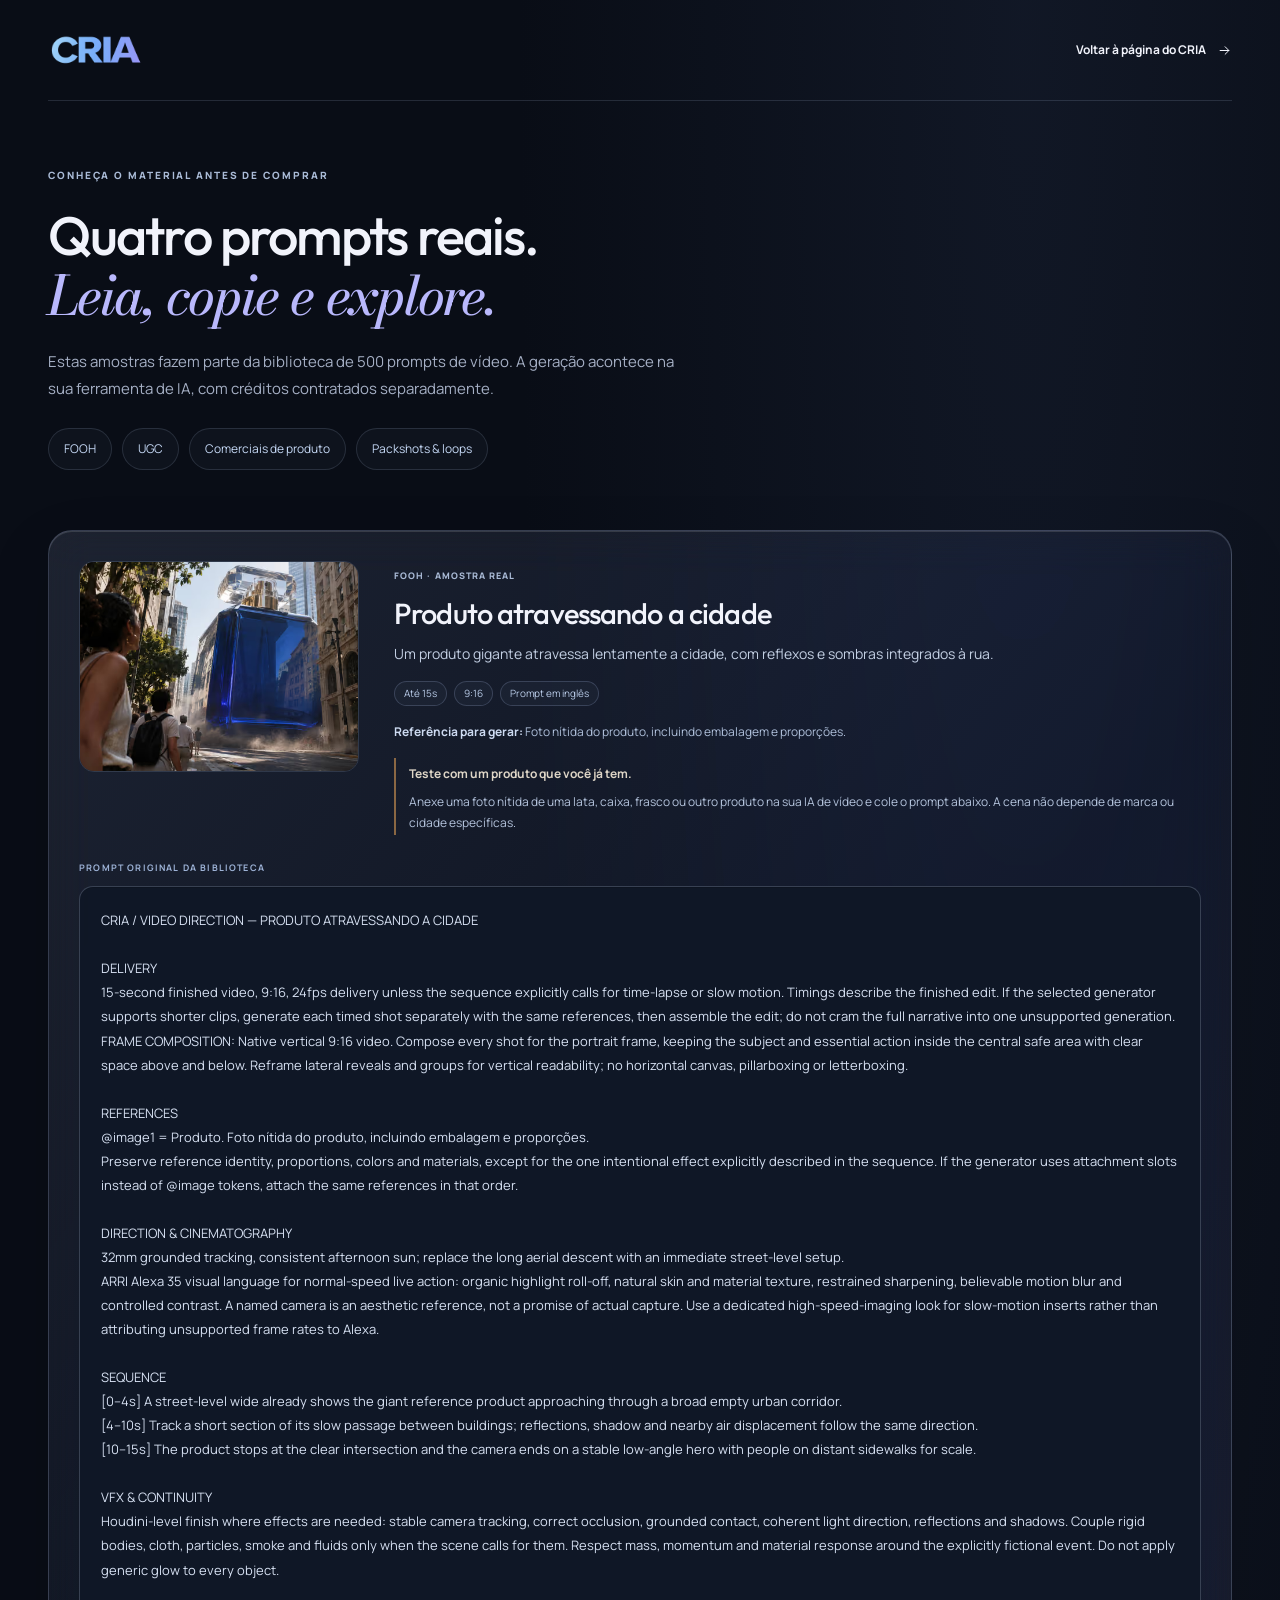
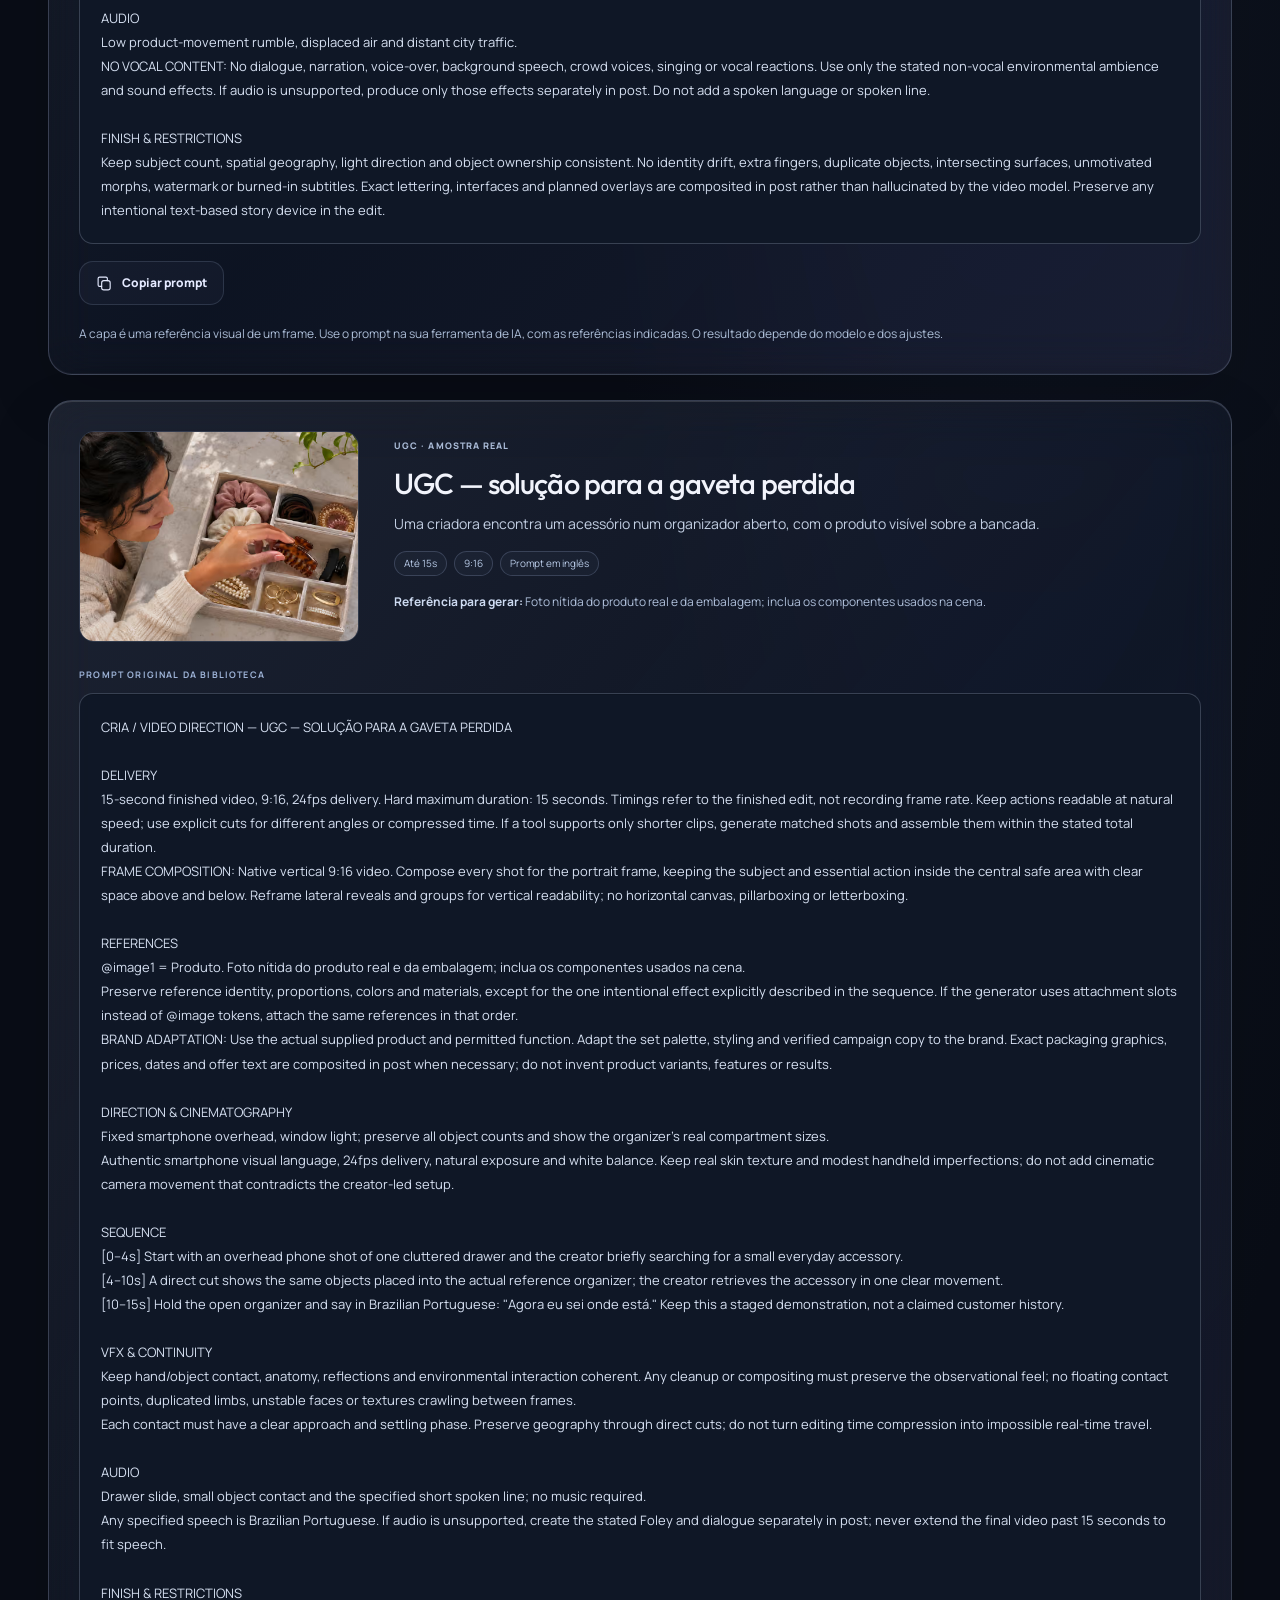
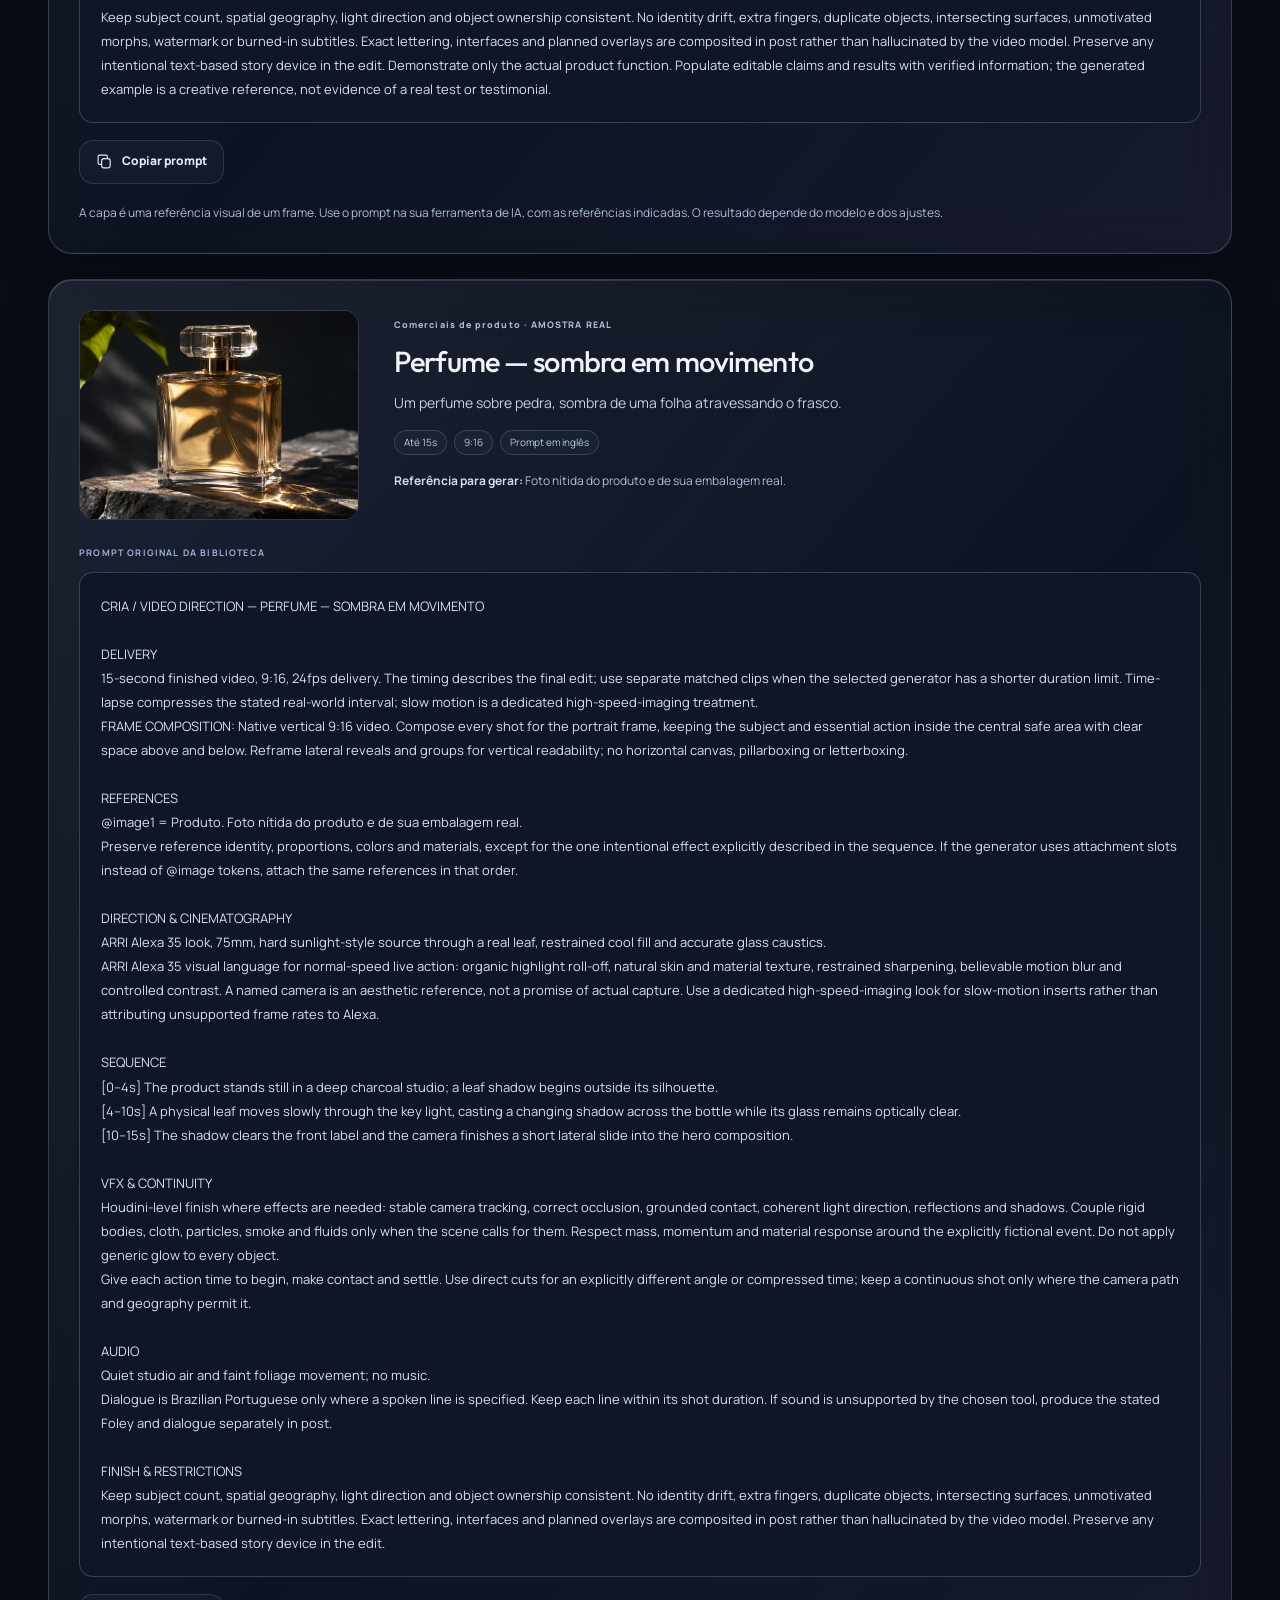
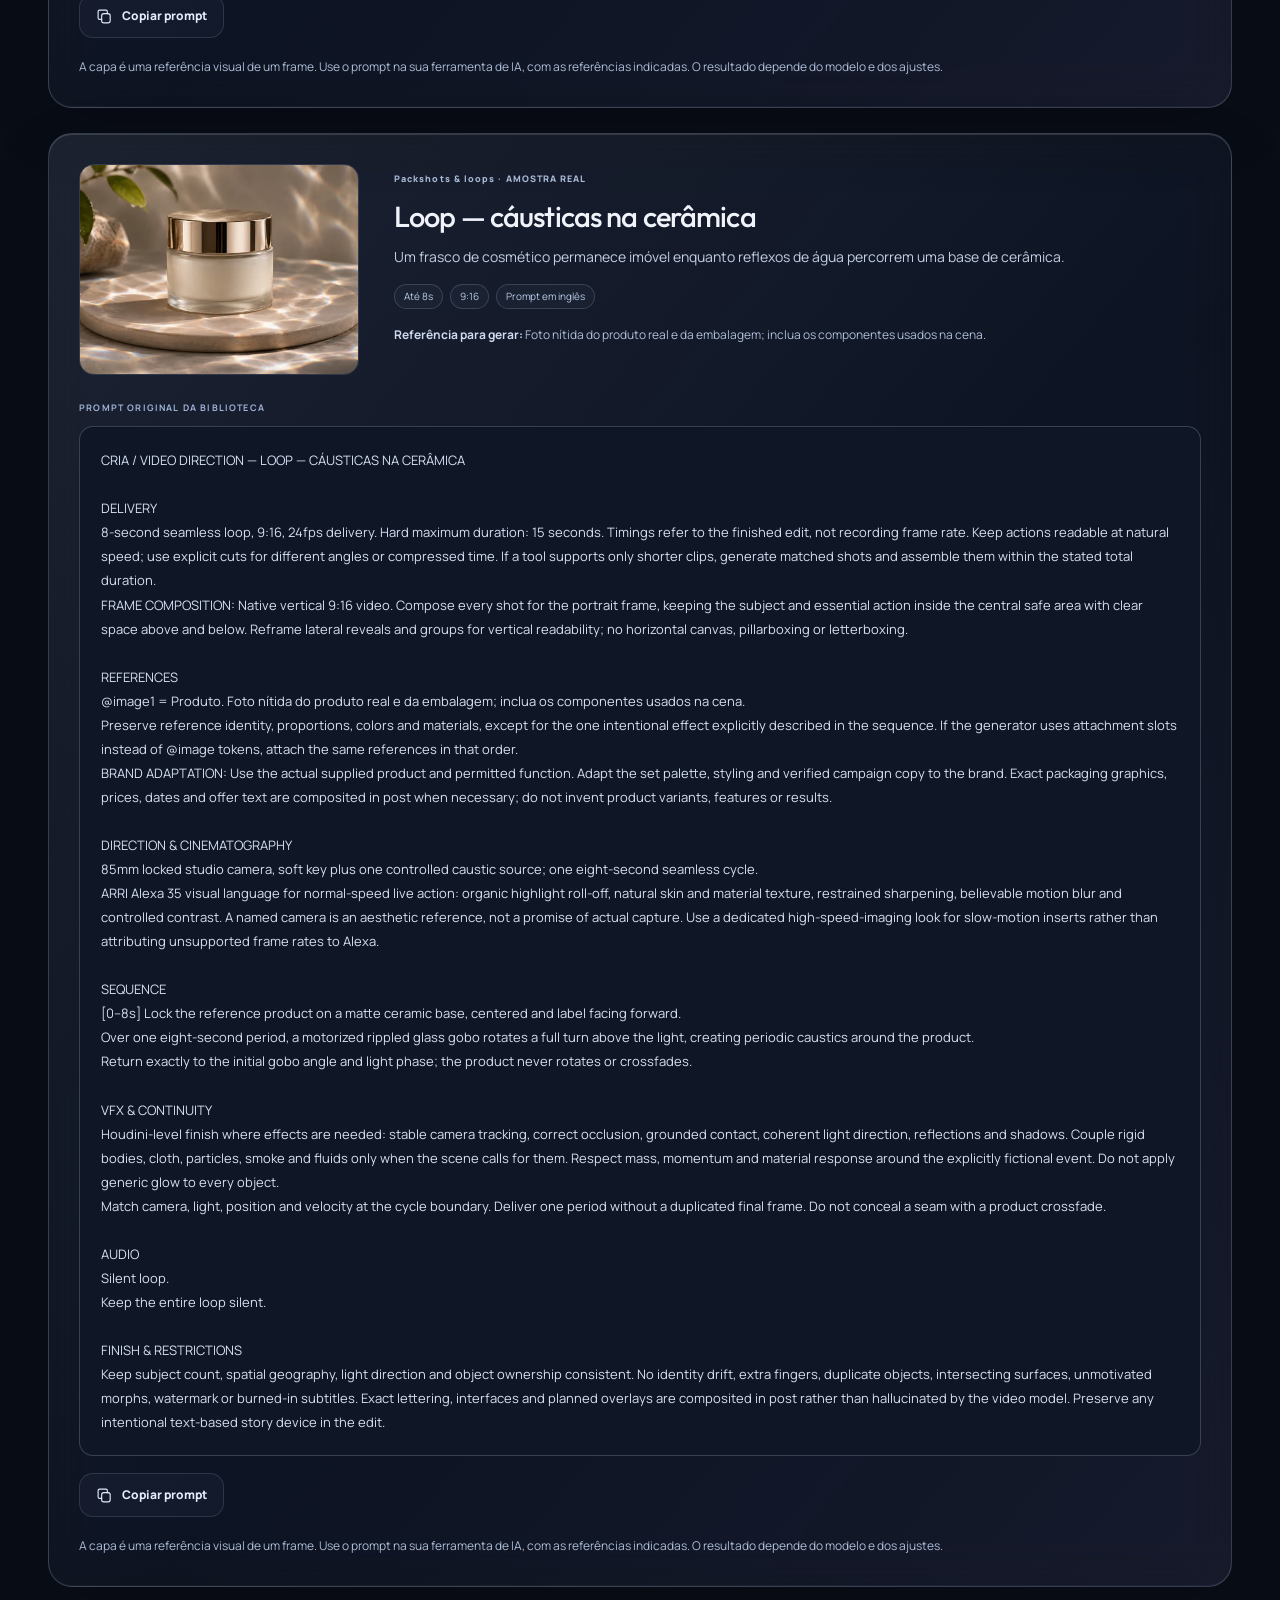
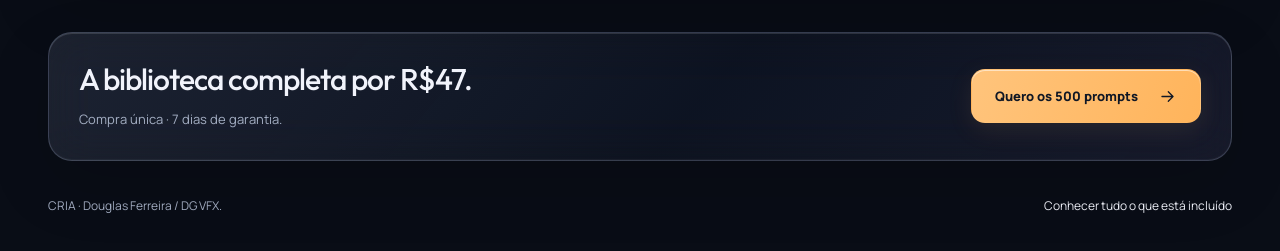
<file: amostras.html>
<!doctype html><html lang="pt-BR"><head><meta charset="utf-8"><meta name="viewport" content="width=device-width,initial-scale=1"><title>Amostras reais de prompts de vídeo — CRIA</title><meta name="robots" content="noindex,follow"><meta name="theme-color" content="#090d16"><link rel="icon" href="favicon.svg" type="image/svg+xml"><link rel="stylesheet" href="styles.min.css?v=500.4"><script src="sample-ui.min.js?v=500.3" defer></script></head><body class="samples-page"><svg aria-hidden="true" class="sprite" xmlns="http://www.w3.org/2000/svg"><defs>
<symbol id="i-arrow" viewbox="0 0 24 24"><path d="M5 12h14m-6-6 6 6-6 6"></path></symbol>
<symbol id="i-play" viewbox="0 0 24 24"><path d="m9 5 11 7-11 7Z"></path></symbol>
<symbol id="i-check" viewbox="0 0 24 24"><path d="m5 12 4 4L19 6"></path></symbol>
<symbol id="i-plus" viewbox="0 0 24 24"><path d="M12 5v14M5 12h14"></path></symbol>
<symbol id="i-spark" viewbox="0 0 24 24"><path d="m12 2 2.5 7.5L22 12l-7.5 2.5L12 22l-2.5-7.5L2 12l7.5-2.5Z"></path></symbol>
<symbol id="i-close" viewbox="0 0 24 24"><path d="m6 6 12 12M6 18 18 6"></path></symbol>
<symbol id="i-shield" viewbox="0 0 24 24"><path d="m12 3 8 3v6c0 5-8 9-8 9s-8-4-8-9V6Z"></path><path d="m8 12 3 3 5-6"></path></symbol>
<symbol id="i-copy" viewbox="0 0 24 24"><rect height="13" rx="3" width="12" x="8" y="8"></rect><path d="M16 8V5a2 2 0 0 0-2-2H5a2 2 0 0 0-2 2v9a2 2 0 0 0 2 2h3"></path></symbol>
<symbol id="i-grid" viewbox="0 0 24 24"><rect height="7" rx="2" width="7" x="3" y="3"></rect><rect height="7" rx="2" width="7" x="14" y="3"></rect><rect height="7" rx="2" width="7" x="3" y="14"></rect><rect height="7" rx="2" width="7" x="14" y="14"></rect></symbol>
</defs></svg><header class="samples-header container"><a class="logo" href="/"><img src="media/cria500/logo-cria.webp" width="112" height="42" alt="CRIA"></a><a class="text-link" href="/">Voltar à página do CRIA <svg class="icon" aria-hidden="true"><use href="#i-arrow"></use></svg></a></header><main class="container"><div class="samples-intro"><span class="eyebrow">CONHEÇA O MATERIAL ANTES DE COMPRAR</span><h1>Quatro prompts reais.<br><em>Leia, copie e explore.</em></h1><p>Estas amostras fazem parte da biblioteca de 500 prompts de vídeo. A geração acontece na sua ferramenta de IA, com créditos contratados separadamente.</p><nav class="sample-jump" aria-label="Escolher uma amostra"><a href="#cria-004">FOOH</a><a href="#cria-331">UGC</a><a href="#cria-166">Comerciais de produto</a><a href="#cria-366">Packshots &amp; loops</a></nav></div><article class="standalone-sample glass" id="cria-004"><div class="sample-overview"><picture class=""><source type="image/avif" srcset="media/cria500/cria-004.d0df132136.640.avif"><img src="media/cria500/cria-004.d0df132136.640.webp" alt="Frame de referência da cena Produto atravessando a cidade" width="640" height="427" loading="lazy" decoding="async"></picture><div><span class="eyebrow">FOOH · AMOSTRA REAL</span><h2 class="sample-title">Produto atravessando a cidade</h2><p class="sample-summary">Um produto gigante atravessa lentamente a cidade, com reflexos e sombras integrados à rua.</p><div class="sample-tags"><span>Até 15s</span><span>9:16</span><span>Prompt em inglês</span></div><p class="sample-reference"><strong>Referência para gerar:</strong> Foto nítida do produto, incluindo embalagem e proporções.</p><div class="sample-start"><strong>Teste com um produto que você já tem.</strong><p>Anexe uma foto nítida de uma lata, caixa, frasco ou outro produto na sua IA de vídeo e cole o prompt abaixo. A cena não depende de marca ou cidade específicas.</p></div></div></div><div class="sample-text-label">PROMPT ORIGINAL DA BIBLIOTECA</div><pre class="sample-prompt" tabindex="0" aria-label="Prompt completo em inglês">CRIA / VIDEO DIRECTION — PRODUTO ATRAVESSANDO A CIDADE

DELIVERY
15-second finished video, 9:16, 24fps delivery unless the sequence explicitly calls for time-lapse or slow motion. Timings describe the finished edit. If the selected generator supports shorter clips, generate each timed shot separately with the same references, then assemble the edit; do not cram the full narrative into one unsupported generation.
FRAME COMPOSITION: Native vertical 9:16 video. Compose every shot for the portrait frame, keeping the subject and essential action inside the central safe area with clear space above and below. Reframe lateral reveals and groups for vertical readability; no horizontal canvas, pillarboxing or letterboxing.

REFERENCES
@image1 = Produto. Foto nítida do produto, incluindo embalagem e proporções.
Preserve reference identity, proportions, colors and materials, except for the one intentional effect explicitly described in the sequence. If the generator uses attachment slots instead of @image tokens, attach the same references in that order.

DIRECTION &amp; CINEMATOGRAPHY
32mm grounded tracking, consistent afternoon sun; replace the long aerial descent with an immediate street-level setup.
ARRI Alexa 35 visual language for normal-speed live action: organic highlight roll-off, natural skin and material texture, restrained sharpening, believable motion blur and controlled contrast. A named camera is an aesthetic reference, not a promise of actual capture. Use a dedicated high-speed-imaging look for slow-motion inserts rather than attributing unsupported frame rates to Alexa.

SEQUENCE
[0–4s] A street-level wide already shows the giant reference product approaching through a broad empty urban corridor.
[4–10s] Track a short section of its slow passage between buildings; reflections, shadow and nearby air displacement follow the same direction.
[10–15s] The product stops at the clear intersection and the camera ends on a stable low-angle hero with people on distant sidewalks for scale.

VFX &amp; CONTINUITY
Houdini-level finish where effects are needed: stable camera tracking, correct occlusion, grounded contact, coherent light direction, reflections and shadows. Couple rigid bodies, cloth, particles, smoke and fluids only when the scene calls for them. Respect mass, momentum and material response around the explicitly fictional event. Do not apply generic glow to every object.

AUDIO
Low product-movement rumble, displaced air and distant city traffic.
NO VOCAL CONTENT: No dialogue, narration, voice-over, background speech, crowd voices, singing or vocal reactions. Use only the stated non-vocal environmental ambience and sound effects. If audio is unsupported, produce only those effects separately in post. Do not add a spoken language or spoken line.

FINISH &amp; RESTRICTIONS
Keep subject count, spatial geography, light direction and object ownership consistent. No identity drift, extra fingers, duplicate objects, intersecting surfaces, unmotivated morphs, watermark or burned-in subtitles. Exact lettering, interfaces and planned overlays are composited in post rather than hallucinated by the video model. Preserve any intentional text-based story device in the edit.</pre><div class="sample-tools"><button class="button secondary sample-copy" type="button" hidden><svg class="icon" aria-hidden="true"><use href="#i-copy"></use></svg> Copiar prompt</button><span class="sample-copy-status" role="status" aria-live="polite"></span></div><p class="sample-note">A capa é uma referência visual de um frame. Use o prompt na sua ferramenta de IA, com as referências indicadas. O resultado depende do modelo e dos ajustes.</p></article><article class="standalone-sample glass" id="cria-331"><div class="sample-overview"><picture class=""><source type="image/avif" srcset="media/cria500/cria-331.2678b17c42.640.avif"><img src="media/cria500/cria-331.2678b17c42.640.webp" alt="Frame de referência da cena UGC — solução para a gaveta perdida" width="640" height="427" loading="lazy" decoding="async"></picture><div><span class="eyebrow">UGC · AMOSTRA REAL</span><h2 class="sample-title">UGC — solução para a gaveta perdida</h2><p class="sample-summary">Uma criadora encontra um acessório num organizador aberto, com o produto visível sobre a bancada.</p><div class="sample-tags"><span>Até 15s</span><span>9:16</span><span>Prompt em inglês</span></div><p class="sample-reference"><strong>Referência para gerar:</strong> Foto nítida do produto real e da embalagem; inclua os componentes usados na cena.</p></div></div><div class="sample-text-label">PROMPT ORIGINAL DA BIBLIOTECA</div><pre class="sample-prompt" tabindex="0" aria-label="Prompt completo em inglês">CRIA / VIDEO DIRECTION — UGC — SOLUÇÃO PARA A GAVETA PERDIDA

DELIVERY
15-second finished video, 9:16, 24fps delivery. Hard maximum duration: 15 seconds. Timings refer to the finished edit, not recording frame rate. Keep actions readable at natural speed; use explicit cuts for different angles or compressed time. If a tool supports only shorter clips, generate matched shots and assemble them within the stated total duration.
FRAME COMPOSITION: Native vertical 9:16 video. Compose every shot for the portrait frame, keeping the subject and essential action inside the central safe area with clear space above and below. Reframe lateral reveals and groups for vertical readability; no horizontal canvas, pillarboxing or letterboxing.

REFERENCES
@image1 = Produto. Foto nítida do produto real e da embalagem; inclua os componentes usados na cena.
Preserve reference identity, proportions, colors and materials, except for the one intentional effect explicitly described in the sequence. If the generator uses attachment slots instead of @image tokens, attach the same references in that order.
BRAND ADAPTATION: Use the actual supplied product and permitted function. Adapt the set palette, styling and verified campaign copy to the brand. Exact packaging graphics, prices, dates and offer text are composited in post when necessary; do not invent product variants, features or results.

DIRECTION &amp; CINEMATOGRAPHY
Fixed smartphone overhead, window light; preserve all object counts and show the organizer&#x27;s real compartment sizes.
Authentic smartphone visual language, 24fps delivery, natural exposure and white balance. Keep real skin texture and modest handheld imperfections; do not add cinematic camera movement that contradicts the creator-led setup.

SEQUENCE
[0–4s] Start with an overhead phone shot of one cluttered drawer and the creator briefly searching for a small everyday accessory.
[4–10s] A direct cut shows the same objects placed into the actual reference organizer; the creator retrieves the accessory in one clear movement.
[10–15s] Hold the open organizer and say in Brazilian Portuguese: &quot;Agora eu sei onde está.&quot; Keep this a staged demonstration, not a claimed customer history.

VFX &amp; CONTINUITY
Keep hand/object contact, anatomy, reflections and environmental interaction coherent. Any cleanup or compositing must preserve the observational feel; no floating contact points, duplicated limbs, unstable faces or textures crawling between frames.
Each contact must have a clear approach and settling phase. Preserve geography through direct cuts; do not turn editing time compression into impossible real-time travel.

AUDIO
Drawer slide, small object contact and the specified short spoken line; no music required.
Any specified speech is Brazilian Portuguese. If audio is unsupported, create the stated Foley and dialogue separately in post; never extend the final video past 15 seconds to fit speech.

FINISH &amp; RESTRICTIONS
Keep subject count, spatial geography, light direction and object ownership consistent. No identity drift, extra fingers, duplicate objects, intersecting surfaces, unmotivated morphs, watermark or burned-in subtitles. Exact lettering, interfaces and planned overlays are composited in post rather than hallucinated by the video model. Preserve any intentional text-based story device in the edit. Demonstrate only the actual product function. Populate editable claims and results with verified information; the generated example is a creative reference, not evidence of a real test or testimonial.</pre><div class="sample-tools"><button class="button secondary sample-copy" type="button" hidden><svg class="icon" aria-hidden="true"><use href="#i-copy"></use></svg> Copiar prompt</button><span class="sample-copy-status" role="status" aria-live="polite"></span></div><p class="sample-note">A capa é uma referência visual de um frame. Use o prompt na sua ferramenta de IA, com as referências indicadas. O resultado depende do modelo e dos ajustes.</p></article><article class="standalone-sample glass" id="cria-166"><div class="sample-overview"><picture class=""><source type="image/avif" srcset="media/cria500/cria-166.db54a3c0e9.640.avif"><img src="media/cria500/cria-166.db54a3c0e9.640.webp" alt="Frame de referência da cena Perfume — sombra em movimento" width="640" height="427" loading="lazy" decoding="async"></picture><div><span class="eyebrow">Comerciais de produto · AMOSTRA REAL</span><h2 class="sample-title">Perfume — sombra em movimento</h2><p class="sample-summary">Um perfume sobre pedra, sombra de uma folha atravessando o frasco.</p><div class="sample-tags"><span>Até 15s</span><span>9:16</span><span>Prompt em inglês</span></div><p class="sample-reference"><strong>Referência para gerar:</strong> Foto nítida do produto e de sua embalagem real.</p></div></div><div class="sample-text-label">PROMPT ORIGINAL DA BIBLIOTECA</div><pre class="sample-prompt" tabindex="0" aria-label="Prompt completo em inglês">CRIA / VIDEO DIRECTION — PERFUME — SOMBRA EM MOVIMENTO

DELIVERY
15-second finished video, 9:16, 24fps delivery. The timing describes the final edit; use separate matched clips when the selected generator has a shorter duration limit. Time-lapse compresses the stated real-world interval; slow motion is a dedicated high-speed-imaging treatment.
FRAME COMPOSITION: Native vertical 9:16 video. Compose every shot for the portrait frame, keeping the subject and essential action inside the central safe area with clear space above and below. Reframe lateral reveals and groups for vertical readability; no horizontal canvas, pillarboxing or letterboxing.

REFERENCES
@image1 = Produto. Foto nítida do produto e de sua embalagem real.
Preserve reference identity, proportions, colors and materials, except for the one intentional effect explicitly described in the sequence. If the generator uses attachment slots instead of @image tokens, attach the same references in that order.

DIRECTION &amp; CINEMATOGRAPHY
ARRI Alexa 35 look, 75mm, hard sunlight-style source through a real leaf, restrained cool fill and accurate glass caustics.
ARRI Alexa 35 visual language for normal-speed live action: organic highlight roll-off, natural skin and material texture, restrained sharpening, believable motion blur and controlled contrast. A named camera is an aesthetic reference, not a promise of actual capture. Use a dedicated high-speed-imaging look for slow-motion inserts rather than attributing unsupported frame rates to Alexa.

SEQUENCE
[0–4s] The product stands still in a deep charcoal studio; a leaf shadow begins outside its silhouette.
[4–10s] A physical leaf moves slowly through the key light, casting a changing shadow across the bottle while its glass remains optically clear.
[10–15s] The shadow clears the front label and the camera finishes a short lateral slide into the hero composition.

VFX &amp; CONTINUITY
Houdini-level finish where effects are needed: stable camera tracking, correct occlusion, grounded contact, coherent light direction, reflections and shadows. Couple rigid bodies, cloth, particles, smoke and fluids only when the scene calls for them. Respect mass, momentum and material response around the explicitly fictional event. Do not apply generic glow to every object.
Give each action time to begin, make contact and settle. Use direct cuts for an explicitly different angle or compressed time; keep a continuous shot only where the camera path and geography permit it.

AUDIO
Quiet studio air and faint foliage movement; no music.
Dialogue is Brazilian Portuguese only where a spoken line is specified. Keep each line within its shot duration. If sound is unsupported by the chosen tool, produce the stated Foley and dialogue separately in post.

FINISH &amp; RESTRICTIONS
Keep subject count, spatial geography, light direction and object ownership consistent. No identity drift, extra fingers, duplicate objects, intersecting surfaces, unmotivated morphs, watermark or burned-in subtitles. Exact lettering, interfaces and planned overlays are composited in post rather than hallucinated by the video model. Preserve any intentional text-based story device in the edit.</pre><div class="sample-tools"><button class="button secondary sample-copy" type="button" hidden><svg class="icon" aria-hidden="true"><use href="#i-copy"></use></svg> Copiar prompt</button><span class="sample-copy-status" role="status" aria-live="polite"></span></div><p class="sample-note">A capa é uma referência visual de um frame. Use o prompt na sua ferramenta de IA, com as referências indicadas. O resultado depende do modelo e dos ajustes.</p></article><article class="standalone-sample glass" id="cria-366"><div class="sample-overview"><picture class=""><source type="image/avif" srcset="media/cria500/cria-366.b77b5d6d0d.640.avif"><img src="media/cria500/cria-366.b77b5d6d0d.640.webp" alt="Frame de referência da cena Loop — cáusticas na cerâmica" width="640" height="427" loading="lazy" decoding="async"></picture><div><span class="eyebrow">Packshots &amp; loops · AMOSTRA REAL</span><h2 class="sample-title">Loop — cáusticas na cerâmica</h2><p class="sample-summary">Um frasco de cosmético permanece imóvel enquanto reflexos de água percorrem uma base de cerâmica.</p><div class="sample-tags"><span>Até 8s</span><span>9:16</span><span>Prompt em inglês</span></div><p class="sample-reference"><strong>Referência para gerar:</strong> Foto nítida do produto real e da embalagem; inclua os componentes usados na cena.</p></div></div><div class="sample-text-label">PROMPT ORIGINAL DA BIBLIOTECA</div><pre class="sample-prompt" tabindex="0" aria-label="Prompt completo em inglês">CRIA / VIDEO DIRECTION — LOOP — CÁUSTICAS NA CERÂMICA

DELIVERY
8-second seamless loop, 9:16, 24fps delivery. Hard maximum duration: 15 seconds. Timings refer to the finished edit, not recording frame rate. Keep actions readable at natural speed; use explicit cuts for different angles or compressed time. If a tool supports only shorter clips, generate matched shots and assemble them within the stated total duration.
FRAME COMPOSITION: Native vertical 9:16 video. Compose every shot for the portrait frame, keeping the subject and essential action inside the central safe area with clear space above and below. Reframe lateral reveals and groups for vertical readability; no horizontal canvas, pillarboxing or letterboxing.

REFERENCES
@image1 = Produto. Foto nítida do produto real e da embalagem; inclua os componentes usados na cena.
Preserve reference identity, proportions, colors and materials, except for the one intentional effect explicitly described in the sequence. If the generator uses attachment slots instead of @image tokens, attach the same references in that order.
BRAND ADAPTATION: Use the actual supplied product and permitted function. Adapt the set palette, styling and verified campaign copy to the brand. Exact packaging graphics, prices, dates and offer text are composited in post when necessary; do not invent product variants, features or results.

DIRECTION &amp; CINEMATOGRAPHY
85mm locked studio camera, soft key plus one controlled caustic source; one eight-second seamless cycle.
ARRI Alexa 35 visual language for normal-speed live action: organic highlight roll-off, natural skin and material texture, restrained sharpening, believable motion blur and controlled contrast. A named camera is an aesthetic reference, not a promise of actual capture. Use a dedicated high-speed-imaging look for slow-motion inserts rather than attributing unsupported frame rates to Alexa.

SEQUENCE
[0–8s] Lock the reference product on a matte ceramic base, centered and label facing forward.
Over one eight-second period, a motorized rippled glass gobo rotates a full turn above the light, creating periodic caustics around the product.
Return exactly to the initial gobo angle and light phase; the product never rotates or crossfades.

VFX &amp; CONTINUITY
Houdini-level finish where effects are needed: stable camera tracking, correct occlusion, grounded contact, coherent light direction, reflections and shadows. Couple rigid bodies, cloth, particles, smoke and fluids only when the scene calls for them. Respect mass, momentum and material response around the explicitly fictional event. Do not apply generic glow to every object.
Match camera, light, position and velocity at the cycle boundary. Deliver one period without a duplicated final frame. Do not conceal a seam with a product crossfade.

AUDIO
Silent loop.
Keep the entire loop silent.

FINISH &amp; RESTRICTIONS
Keep subject count, spatial geography, light direction and object ownership consistent. No identity drift, extra fingers, duplicate objects, intersecting surfaces, unmotivated morphs, watermark or burned-in subtitles. Exact lettering, interfaces and planned overlays are composited in post rather than hallucinated by the video model. Preserve any intentional text-based story device in the edit.</pre><div class="sample-tools"><button class="button secondary sample-copy" type="button" hidden><svg class="icon" aria-hidden="true"><use href="#i-copy"></use></svg> Copiar prompt</button><span class="sample-copy-status" role="status" aria-live="polite"></span></div><p class="sample-note">A capa é uma referência visual de um frame. Use o prompt na sua ferramenta de IA, com as referências indicadas. O resultado depende do modelo e dos ajustes.</p></article><div class="samples-bottom glass"><div><h2>A biblioteca completa por R$47.</h2><p>Compra única · 7 dias de garantia.</p></div><a class="button primary checkout-button" data-cta-position="samples-page" href="https://pay.kiwify.com.br/7fTgGYD">Quero os 500 prompts<svg class="icon" aria-hidden="true"><use href="#i-arrow"></use></svg></a></div></main><footer class="samples-footer container"><p>CRIA · Douglas Ferreira / DG VFX.</p><a href="/">Conhecer tudo o que está incluído</a></footer></body></html>
</file>
<file: styles.min.css>
@font-face{font-family:Bodoni Moda;font-style:italic;font-weight:500;font-display:swap;src:url(media/fonts/bodoni-moda.af6bca11.woff2) format("woff2");unicode-range:U+0000-00FF,U+0131,U+0152-0153,U+02BB-02BC,U+02C6,U+02DA,U+02DC,U+0304,U+0308,U+0329,U+2000-206F,U+20AC,U+2122,U+2191,U+2193,U+2212,U+2215,U+FEFF,U+FFFD}@font-face{font-family:Manrope;font-style:normal;font-weight:400 800;font-display:swap;src:url(media/fonts/manrope.8c2def02.woff2) format("woff2");unicode-range:U+0000-00FF,U+0131,U+0152-0153,U+02BB-02BC,U+02C6,U+02DA,U+02DC,U+0304,U+0308,U+0329,U+2000-206F,U+20AC,U+2122,U+2191,U+2193,U+2212,U+2215,U+FEFF,U+FFFD}@font-face{font-family:Outfit;font-style:normal;font-weight:400 700;font-display:swap;src:url(media/fonts/outfit.6c18d579.woff2) format("woff2");unicode-range:U+0000-00FF,U+0131,U+0152-0153,U+02BB-02BC,U+02C6,U+02DA,U+02DC,U+0304,U+0308,U+0329,U+2000-206F,U+20AC,U+2122,U+2191,U+2193,U+2212,U+2215,U+FEFF,U+FFFD}:root{color-scheme:dark;--bg:#090d16;--panel:#151c2a;--text:#f1f3fb;--muted:#a5afc4;--faint:#8090ac;--line:rgba(190,207,241,.15);--blue:#94cfff;--lilac:#b4a5fa;--radius:26px;--ease:cubic-bezier(.16,1,.3,1);font-family:Manrope,Arial,sans-serif;font-synthesis:none;scroll-behavior:smooth;scroll-padding-top:100px}*,*:before,*:after{box-sizing:border-box}body{margin:0;background:var(--bg);color:var(--text);font-size:15px;line-height:1.7;-webkit-font-smoothing:antialiased}button,input{font:inherit}a{color:inherit;text-decoration:none}button{cursor:pointer}button:disabled{cursor:wait;opacity:.65}img,video{max-width:100%;display:block}picture{display:block}img{height:auto}h1,h2,h3,p{margin:0}h1,h2,h3{font-family:Outfit,Arial,sans-serif;font-weight:500;line-height:1.08;letter-spacing:-.035em}h1{font-size:clamp(48px,5vw,76px)}h2{font-size:clamp(40px,4.2vw,62px)}h3{font-size:24px}em{font-family:Bodoni Moda,Georgia,serif;font-weight:500;color:#b9b8fc;letter-spacing:-.035em}p{color:var(--muted)}ul,dl{margin:0;padding:0;list-style:none}dd{margin:0}[hidden]{display:none!important}.container{width:min(1280px,calc(100% - 96px));margin-inline:auto}.section{padding-block:112px;scroll-margin-top:0}.icon{width:22px;height:22px;flex:none;fill:none;stroke:currentColor;stroke-width:1.6;stroke-linecap:round;stroke-linejoin:round}.sprite{position:absolute;width:0;height:0;overflow:hidden}.eyebrow{display:inline-flex;align-items:center;gap:10px;font-size:10px;letter-spacing:.19em;font-weight:800;color:#aabbd7;line-height:1.5}.glass{border:1px solid rgba(205,218,255,.2);background:linear-gradient(130deg,#d0e0ff1b,#727dac0f 55%,#aba5ea17);box-shadow:inset 0 1px #ffffff21,inset 0 -1px #dbe1ff0a,0 24px 64px #0002;backdrop-filter:blur(22px) saturate(140%);-webkit-backdrop-filter:blur(22px) saturate(140%)}:focus-visible{outline:2px solid var(--blue);outline-offset:5px;border-radius:5px}::selection{background:#8d9cdd;color:#090d16}.skip-link{position:fixed;top:12px;left:16px;padding:12px 20px;background:var(--blue);color:#0c1322;z-index:100;transform:translateY(-150%)}.skip-link:focus{transform:none}.button{display:inline-flex;align-items:center;justify-content:center;gap:20px;min-height:54px;padding:15px 23px;border:1px solid transparent;border-radius:14px;font-size:13px;font-weight:800;line-height:1.4;transition:transform .45s var(--ease),background .3s,box-shadow .4s,border-color .3s;white-space:normal}.button .icon{width:19px;height:19px;transition:transform .45s var(--ease)}.primary{color:#0c1830;background:linear-gradient(110deg,#abdfff,#aeb9ff);box-shadow:inset 0 1px #fff8,0 7px 26px #8caafa18}.secondary{color:#e5eaff;background:#b4c9ff0a;border-color:var(--line)}.text-link{display:inline-flex;align-items:center;gap:11px;font-size:12px;font-weight:700;min-height:44px}.text-link .icon{width:15px;height:15px}.micro,.small-note{font-size:11px;line-height:1.7;color:#94a2bd}.quiet-label{font-size:9px;letter-spacing:.12em;font-weight:700;color:#95a4bd}.pill{font-size:8px;letter-spacing:.1em;font-weight:800;padding:7px 10px;border:1px solid var(--line);border-radius:100px;background:#b3c4ff0a}.section-heading{display:flex;justify-content:space-between;align-items:flex-end;gap:70px;margin-bottom:44px}.section-heading .eyebrow,.library-intro .eyebrow{margin-bottom:20px}.section-intro{max-width:360px;font-size:14px;line-height:1.8}.section-intro .quiet-label{display:block;margin-top:20px}.site-header{position:absolute;inset:0 0 auto;z-index:20;border-bottom:1px solid #c2d6ff0e}.header-inner{display:flex;align-items:center;gap:30px;min-height:98px}.logo{display:inline-flex;flex-shrink:0}.logo img{width:98px;height:auto}.site-nav{display:flex;align-items:center;gap:28px;margin-left:auto}.site-nav a{font-size:11px;font-weight:600;color:#b9c3d8;padding-block:12px;transition:color .25s}.site-nav .member-link{color:#d7dcf0;margin-left:15px}.member-link span{margin-left:6px;color:var(--blue)}.header-cta{min-height:42px;padding:11px 17px;font-size:11px;border-radius:11px;gap:16px}.header-cta .icon{width:16px;height:16px}.menu-toggle{display:none}.hero{position:relative;overflow:hidden;padding-top:98px;background:radial-gradient(ellipse at 78% 16%,#2631526b,transparent 52%),linear-gradient(135deg,#0b101c,#090d16 66%)}.hero-glow{position:absolute;width:600px;height:600px;right:-90px;top:0;background:radial-gradient(circle,#7e9bfa16,transparent 65%);pointer-events:none}.hero-grid{position:relative;display:grid;grid-template-columns:1fr 1.14fr;align-items:center;gap:44px;padding-top:90px;padding-bottom:74px;min-height:680px}.hero-copy{position:relative;z-index:2}.hero-copy .eyebrow{font-size:9px;letter-spacing:.15em;margin-bottom:24px}.status-dot{width:6px;height:6px;background:var(--blue);border-radius:50%;box-shadow:0 0 13px #8ebdff88}.hero h1{font-size:clamp(44px,4.9vw,72px);letter-spacing:-.048em;line-height:1.07}.hero h1 em{display:inline-block;line-height:1.1}.hero-description{max-width:425px;margin-top:26px;font-size:14px;line-height:1.85}.hero-actions{display:flex;align-items:center;gap:22px;margin-top:30px}.hero-actions .button{padding-inline:20px;gap:22px;font-size:12px}.hero-actions .text-link{font-size:11px}.hero-terms{display:flex;gap:22px;align-items:center;margin-top:24px;font-size:10px;color:#abb7ce}.hero-terms span{display:flex;align-items:center;gap:7px}.hero-terms strong{color:#ecf0ff;font-size:14px}.hero-terms .icon{width:14px;height:14px;color:#a8bbde}.hero .micro{font-size:9px;margin-top:9px;color:#8d9bb3}.hero-stage{position:relative;min-width:0;padding:8px 0 35px;perspective:1500px}.library-window{border-radius:18px;overflow:hidden;transform:rotateY(-8deg) rotate(1deg);animation:workspace-float 8s ease-in-out infinite;position:relative;z-index:2;box-shadow:0 35px 80px #0007,0 0 85px #8991e60a}.window-bar{display:flex;align-items:center;justify-content:space-between;padding:11px 13px;gap:12px;background:linear-gradient(110deg,#25314aab,#252c4680);font-size:7px;letter-spacing:.15em;color:#aab9d3}.window-dots{display:flex;gap:4px}.window-dots i{width:4px;height:4px;border-radius:50%;background:#73839d}.window-live{display:inline-flex;align-items:center;gap:5px}.window-live i{width:3px;height:3px;border-radius:50%;background:var(--blue)}.library-window img{width:100%;height:auto;aspect-ratio:1440/1000}.stage-orbit{position:absolute;inset:-50px -40px 30px;border:1px solid #c0d0ff0a;border-radius:50%;transform:rotate(-15deg);z-index:0}.stage-orbit:after{content:"";position:absolute;inset:25px -10px;border:1px solid #c0d0ff08;border-radius:50%}.floating-note{position:absolute;bottom:9px;left:-30px;z-index:3;display:flex;align-items:center;gap:12px;padding:16px 22px;border-radius:18px;background:linear-gradient(120deg,#273448b3,#26233bc9);animation:note-float 7s ease-in-out infinite;font-size:11px;font-weight:600;color:#e2e9fc}.floating-note small{display:block;font-size:9px;color:#a6b6d0;font-weight:400;margin-top:3px}.note-icon{display:grid;place-items:center;width:34px;height:34px;background:#bad6ff14;border:1px solid #c9dcff22;border-radius:11px;color:#b8c6ff}.note-icon .icon{width:18px;height:18px}.stage-caption{position:absolute;bottom:13px;right:0;font-size:8px;color:#8391ac}.hero-bottom{position:relative;display:flex;align-items:center;justify-content:space-between;gap:60px;border-top:1px solid var(--line);padding-top:29px;padding-bottom:36px}.hero-bottom>p{font-size:11px;line-height:1.8}.hero-bottom>p strong{font-weight:500;color:#d4dced}.hero-stats{display:flex;gap:70px}.hero-stats div{position:relative}.hero-stats dt{font-family:Outfit,sans-serif;font-size:42px;line-height:1;font-weight:400;letter-spacing:-.05em}.hero-stats dt span{font-size:27px;margin-left:1px;color:#cad3ed}.hero-stats dd{font-size:9px;color:#98a8c3;margin-top:7px}.scroll-cue{display:flex;align-items:center;gap:22px;font-size:8px;letter-spacing:.16em;color:#a0aec5}.scroll-cue span{display:grid;place-items:center;font-size:17px;width:35px;height:35px;border:1px solid var(--line);border-radius:100px;animation:cue-float 3s ease-in-out infinite}.examples-section{background:linear-gradient(180deg,#0d121e,#0a0f19)}.gallery-toolbar{display:flex;align-items:center;justify-content:space-between;gap:16px;margin-bottom:25px}.gallery-filters{display:flex;gap:5px;padding:5px;border:1px solid var(--line);background:#b9caff05;border-radius:100px}.gallery-filters button{border:1px solid transparent;background:transparent;color:#9faec9;padding:9px 22px;border-radius:100px;font-size:10px;font-weight:600;transition:background .25s,color .25s,border-color .25s}.gallery-filters button.is-active{background:#bbc8ff17;color:#e8edff;border-color:#bdceff35;box-shadow:inset 0 1px #ffffff17}.gallery-counter{font-size:10px;color:#95a3bb}.video-grid{display:grid;grid-template-columns:repeat(4,minmax(0,1fr));gap:27px 22px}.video-card{min-width:0;transition:transform .65s var(--ease);transform-origin:50% 90%}.video-open{position:relative;display:block;overflow:hidden;border-radius:20px;border:1px solid #bed0ff24;isolation:isolate;background:#182132;box-shadow:0 16px 40px #0002}.video-open:after{content:"";position:absolute;inset:0;background:linear-gradient(180deg,#070c1720 15%,transparent 35%,#070c1755 78%,#070c17b0)}.video-open img{width:100%;aspect-ratio:9/14.2;object-fit:cover;transition:transform 1.1s var(--ease),filter .6s}.video-label{position:absolute;left:15px;top:15px;font-size:8px;font-weight:800;letter-spacing:.1em;color:#f1f5ff;background:#101a2b66;border:1px solid #fff3;border-radius:100px;padding:5px 10px;z-index:1;-webkit-backdrop-filter:blur(12px);backdrop-filter:blur(12px)}.video-watch{position:absolute;bottom:16px;left:16px;z-index:1;display:flex;align-items:center;gap:8px;background:#cedeff19;border:1px solid #d7e4ff42;box-shadow:inset 0 1px #fff2;color:#f1f4ff;font-size:10px;font-weight:600;border-radius:100px;padding:9px 13px;-webkit-backdrop-filter:blur(18px);backdrop-filter:blur(18px)}.video-watch .icon{width:13px;height:13px;fill:currentColor;stroke-width:1}.video-caption{padding:18px 2px 0}.video-caption h3{font-size:17px;letter-spacing:-.02em;line-height:1.3}.video-caption p{font-size:11px;line-height:1.7;margin-top:8px;color:#93a1ba}.gallery-bottom{display:flex;align-items:center;justify-content:space-between;gap:35px;margin-top:31px}.gallery-bottom p{max-width:460px;font-size:10px}.gallery-bottom .button{font-size:11px;min-height:46px;padding:11px 19px;flex-shrink:0}.library-section{background:radial-gradient(ellipse at 10% 10%,#34446c14,transparent 45%)}.library-intro{max-width:650px;margin-bottom:44px}.library-intro p{margin-top:24px;max-width:520px;font-size:14px}.category-grid{display:grid;grid-template-columns:repeat(4,minmax(0,1fr));gap:20px}.category-card{position:relative;min-height:390px;overflow:hidden;border-radius:22px;background:#172132;border:1px solid var(--line);isolation:isolate;transition:transform .7s var(--ease),box-shadow .7s}.category-card picture{position:absolute;inset:0}.category-card img{width:100%;height:100%;object-fit:cover;transition:transform 1.1s var(--ease)}.category-shade{position:absolute;inset:0;background:linear-gradient(180deg,#0b10213b,transparent 30%,#080f1bd1 72%,#080f1bfc)}.category-index{position:absolute;top:21px;left:20px;font-size:8px;text-transform:uppercase;letter-spacing:.08em;font-weight:600;color:#edf3ff}.category-copy{position:absolute;inset:auto 22px 25px}.category-count{font-size:9px;color:#b9c9ef;display:inline-block;margin-bottom:11px;padding:3px 9px;border:1px solid #c5d7ff40;border-radius:100px;-webkit-backdrop-filter:blur(10px);backdrop-filter:blur(10px)}.category-copy h3{font-size:28px;letter-spacing:-.03em;line-height:1.08;max-width:210px}.category-copy p{font-size:10px;color:#b3c0d6;line-height:1.75;margin-top:13px;max-width:210px}.other-categories{display:grid;grid-template-columns:.7fr 1.3fr;gap:60px;padding:37px 40px;border-radius:23px;margin-top:28px}.other-categories h3{font-size:28px;line-height:1.15;margin-top:16px}.other-categories p{font-size:11px;margin-top:14px;max-width:265px}.other-categories ul{display:grid;grid-template-columns:1fr 1fr;gap:0 28px}.other-categories li{display:flex;align-items:center;justify-content:space-between;gap:15px;font-size:10px;color:#b8c5dc;padding:11px 0;border-bottom:1px solid #b4c5ed12}.other-categories li span{font-size:9px;color:#91a5ca}.other-categories li:nth-last-child(-n+2){border-bottom:0}.library-footnote{text-align:center;font-size:10px;margin-top:23px;color:#8495b2}.personalizer-section{border-top:1px solid #c5d7ff0a;background:radial-gradient(ellipse at 18% 50%,#3a447a1c,transparent 55%)}.personalizer-grid{display:grid;grid-template-columns:1fr .9fr;gap:110px;align-items:center}.personalizer-visual{position:relative;max-width:490px;perspective:1400px;margin-left:30px;padding-bottom:22px}.personalizer-halo{position:absolute;inset:0 -25% -15%;background:radial-gradient(ellipse,#8485f21c,transparent 65%);border-radius:50%;pointer-events:none}.personalizer-window{position:relative;border-radius:24px;padding:12px;transform:rotate(-3deg);background:linear-gradient(130deg,#2b364e80,#191d2dc2);box-shadow:0 35px 90px #0006}.window-label{display:block;font-size:7px;letter-spacing:.14em;padding:8px 10px 16px;color:#94a4c2}.personalizer-window picture{border-radius:14px;overflow:hidden;background:#111725}.personalizer-window img{width:100%;height:auto}.personalizer-stamp{position:absolute;bottom:0;right:-38px;display:flex;align-items:center;gap:13px;padding:17px 23px;border-radius:17px;background:#293349b0;transform:rotate(3deg);font-size:10px;color:#b1bfd7}.personalizer-stamp .icon{width:28px;height:28px;padding:6px;background:#9dbdfc12;border-radius:50%;border:1px solid #a4c7ff28;color:#adceff}.personalizer-stamp strong{color:#ebefff;font-weight:600}.personalizer-copy .eyebrow{font-size:9px;margin-bottom:22px}.personalizer-copy h2{font-size:clamp(38px,3.7vw,55px)}.personalizer-copy>p{margin-top:24px;font-size:13px;max-width:440px;line-height:1.85}.feature-list{display:grid;gap:23px;margin-top:30px}.feature-list li{display:flex;gap:17px}.feature-list>.icon,.feature-list li>.icon{color:#afbff1;width:19px;height:19px;margin-top:3px}.feature-list h3{font-family:Manrope,sans-serif;font-size:12px;font-weight:700;letter-spacing:0;line-height:1.5}.feature-list p{font-size:11px;line-height:1.7;margin-top:4px;max-width:345px}.personalizer-copy>.small-note{font-size:10px;max-width:390px;margin-top:25px;padding-top:18px;border-top:1px solid var(--line)}.workflow-section{background:#0c111c;border-block:1px solid #c5d7ff08}.steps-grid{display:grid;grid-template-columns:repeat(3,minmax(0,1fr));gap:22px}.step{position:relative;padding:30px;border-radius:22px;overflow:hidden;transition:transform .6s var(--ease),border-color .4s}.step-number{position:absolute;right:22px;top:12px;font-family:Outfit,sans-serif;font-size:90px;line-height:1.1;color:#a6b9ff0b;letter-spacing:-.08em;font-weight:500}.step-label{font-size:8px;letter-spacing:.18em;color:#aebfe6;font-weight:700}.step h3{font-size:25px;line-height:1.15;max-width:260px;position:relative;margin-top:45px}.step p{font-size:11px;margin-top:15px;line-height:1.85;max-width:280px}.step-bottom{display:flex;align-items:center;justify-content:space-between;font-size:9px;color:#aab9d3;gap:10px;border-top:1px solid var(--line);padding-top:20px;margin-top:27px}.step-bottom .icon{width:17px;height:17px;color:#aab7e7}.direction-note{display:flex;align-items:center;justify-content:center;gap:35px;margin-top:42px}.direction-note p{font-size:11px;text-align:center;max-width:630px}.direction-note strong{color:#c0cbe1;font-weight:600}.direction-line{height:1px;flex:1;max-width:180px;background:linear-gradient(90deg,transparent,#b8c7ee2a)}.direction-line:last-child{transform:rotate(180deg)}.creator-section{background:radial-gradient(ellipse at 60% 40%,#25345522,transparent 70%)}.creator-grid{max-width:1050px;display:grid;grid-template-columns:.8fr 1.2fr;align-items:center;gap:110px}.creator-portrait{position:relative;padding:0 0 22px}.creator-portrait picture{border-radius:24px;overflow:hidden;background:#172132;box-shadow:0 20px 70px #0003}.creator-portrait img{width:100%;aspect-ratio:4/4.7;object-fit:cover;object-position:center 25%;filter:saturate(.75)}.portrait-label{position:absolute;bottom:0;left:23px;right:23px;padding:17px 20px;display:block;border-radius:15px;background:#1c263bd9;font-size:10px;letter-spacing:.08em;font-weight:700}.portrait-label small{display:block;color:#9caed0;font-size:7px;letter-spacing:.15em;font-weight:500;margin-top:4px}.creator-copy .eyebrow{margin-bottom:22px}.creator-copy h2{font-size:clamp(38px,3.7vw,54px)}.creator-copy p{font-size:13px;margin-top:22px;line-height:1.9;max-width:440px}.creator-copy p+p{margin-top:15px}.creator-copy .text-link{margin-top:22px;color:#bbc9ed}.offer-section{position:relative;background:radial-gradient(ellipse at 85% 40%,#4c5d961f,transparent 55%),#101622;border-block:1px solid var(--line)}.offer-grid{display:grid;grid-template-columns:1.1fr .9fr;align-items:center;gap:110px;max-width:1120px}.offer-copy .eyebrow{margin-bottom:24px}.offer-copy h2{font-size:clamp(38px,3.8vw,55px)}.offer-copy>p{margin-top:24px;max-width:400px;font-size:13px;line-height:1.85}.included-list{display:grid;gap:13px;margin-top:29px}.included-list li{display:flex;gap:13px;align-items:center;color:#c6d2e7;font-size:11px}.included-list .icon{color:#9cc6ff;width:16px;height:16px}.guarantee-note{display:flex;align-items:flex-start;gap:17px;border-radius:17px;padding:20px 22px;margin-top:31px;background:#b8cbff05;box-shadow:none}.guarantee-note>.icon{width:27px;height:27px;color:#b0bdf3;margin-top:1px}.guarantee-note strong{font-size:11px;font-weight:700}.guarantee-note p{margin-top:5px;font-size:10px;line-height:1.75;max-width:340px}.offer-card{position:relative;padding:34px;border-radius:26px;overflow:hidden;background:linear-gradient(130deg,#c0d7ff16,#a79ce00a 55%,#8d98c818);border-color:#c3d5ff40;box-shadow:inset 0 1px #e2ebff33,0 30px 90px #0004}.offer-card:before{content:"";position:absolute;top:-60px;left:0;right:0;height:160px;background:radial-gradient(ellipse,#b8d3ff16,transparent 68%);pointer-events:none}.offer-top{display:flex;align-items:center;justify-content:space-between;margin-bottom:42px}.offer-top img{width:85px;height:auto}.offer-top .pill{font-size:7px}.offer-label{font-size:11px}.price{display:flex;align-items:baseline;justify-content:center;gap:5px;line-height:1;margin-top:16px}.price strong{font-family:Outfit,sans-serif;font-size:124px;font-weight:500;letter-spacing:-.07em}.price>span:first-child{font-family:Outfit,sans-serif;font-size:24px;color:#b9c5df;align-self:flex-start;padding-top:19px}.price>span:last-child{font-family:Outfit,sans-serif;font-size:33px;color:#c5cfe7}.price-caption{text-align:center;font-size:11px;margin-top:9px}.installments{padding:20px 0 28px;text-align:center;color:#b6c3dc;font-size:12px}.installments strong{color:#d8e3ff;font-weight:600}.installments small{display:block;color:#91a1be;font-size:9px;margin-top:5px}.offer-card>.button{display:flex;width:100%;font-size:12px;padding:17px 16px;gap:16px}.payment-trust{display:flex;justify-content:space-between;gap:12px;margin-top:17px;font-size:8px;color:#9bacca}.payment-trust span{display:flex;align-items:center;gap:5px}.payment-trust .icon{width:12px;height:12px}.offer-divider{height:1px;background:var(--line);margin:25px 0 18px}.offer-delivery{text-align:center;font-size:10px;max-width:250px;margin-inline:auto;line-height:1.8}.offer-card>.small-note{text-align:center;font-size:9px;margin-top:10px;line-height:1.7}.faq-grid{display:grid;grid-template-columns:.7fr 1.3fr;gap:100px;align-items:start}.faq-heading{position:sticky;top:50px}.faq-heading .eyebrow{margin-bottom:22px}.faq-heading h2{font-size:clamp(40px,3.8vw,55px)}.faq-heading p{font-size:12px;margin-top:23px;max-width:240px}.faq-heading .text-link{font-size:11px;margin-top:18px;color:#bbc9ed}.faq-item{border-bottom:1px solid var(--line)}.faq-item:first-child{border-top:1px solid var(--line)}.faq-item summary{position:relative;padding:24px 35px 24px 0;cursor:pointer;list-style:none;font-size:12px;font-weight:600;line-height:1.6;color:#d6dff0;transition:color .2s}.faq-item summary::-webkit-details-marker{display:none}.faq-item summary .icon{position:absolute;top:26px;right:0;width:16px;height:16px;color:#a4b8df;transition:transform .4s var(--ease)}.faq-item[open] summary{color:#b9d4ff}.faq-item[open] summary .icon{transform:rotate(45deg)}.faq-answer{padding:0 26px 24px 0}.faq-answer p{font-size:11px;line-height:1.9;color:#a4b1ca}.faq-item::details-content{interpolate-size:allow-keywords;transition:height .45s var(--ease),content-visibility .45s allow-discrete;height:0;overflow:clip}.faq-item[open]::details-content{height:auto}.coupon-invite-section{padding-bottom:15px}.coupon-invite{display:flex;align-items:center;justify-content:space-between;gap:35px;border-radius:24px;padding:32px 38px;background:radial-gradient(ellipse at 0% 100%,#a5bfff0d,transparent 60%),#b9caff04}.coupon-invite h2{font-size:30px;margin-top:12px;letter-spacing:-.03em}.coupon-invite p{font-size:11px;margin-top:11px}.coupon-invite .eyebrow{font-size:8px}.coupon-invite .button{flex-shrink:0;font-size:11px}.final-section{position:relative;overflow:hidden;text-align:center;padding-block:115px 105px}.final-section .container{position:relative}.final-mark{position:absolute;left:50%;top:15px;transform:translate(-50%);font-family:Outfit,sans-serif;font-size:clamp(160px,28vw,400px);line-height:.85;font-weight:700;letter-spacing:-.07em;color:transparent;-webkit-text-stroke:1px #b8c9ff0b;pointer-events:none;-webkit-user-select:none;user-select:none;z-index:-1}.final-section h2{font-size:clamp(50px,6vw,84px);margin-top:22px}.final-section .button{margin-top:33px;min-width:240px}.final-section p{font-size:10px;margin-top:18px;color:#94a2bd}.site-footer{border-top:1px solid var(--line);padding:35px 0 28px;background:#080c14}.footer-top{display:flex;align-items:center;gap:35px}.footer-top .logo img{width:79px}.footer-top p{font-size:10px;color:#8494b0}.footer-top>div{margin-left:auto;display:flex;gap:25px;font-size:9px;color:#aebbd4}.footer-bottom{display:flex;gap:60px;justify-content:space-between;border-top:1px solid #b4c5ed0d;padding-top:24px;margin-top:28px}.footer-bottom p{font-size:8px;line-height:1.8;color:#7c8da9}.footer-bottom p:first-child{flex-shrink:0}.footer-bottom p:last-child{max-width:580px;text-align:right}.sticky-cta{position:fixed;bottom:20px;left:50%;z-index:25;transform:translate(-50%);display:flex;align-items:center;justify-content:space-between;gap:35px;padding:12px 14px 12px 24px;border-radius:21px;background:linear-gradient(120deg,#2a354ae6,#24223fe6);min-width:540px;box-shadow:0 12px 60px #0008;animation:sticky-in .5s var(--ease)}.sticky-cta strong{display:block;font-family:Outfit,sans-serif;font-size:17px;line-height:1.2;letter-spacing:-.02em}.sticky-cta strong span{margin-left:10px;font-family:Manrope,sans-serif;font-size:9px;letter-spacing:0;color:#b1bfd9;font-weight:500}.sticky-cta small{font-size:9px;color:#a4b4d2}.sticky-cta .button{font-size:10px;min-height:43px;padding:11px 16px;border-radius:12px;gap:20px}.media-dialog{border:0;padding:24px;background:transparent;color:var(--text);width:min(600px,100vw);max-height:100dvh;max-width:100vw;overflow:visible}.media-dialog::backdrop{background:#040915cc;backdrop-filter:blur(16px);-webkit-backdrop-filter:blur(16px)}.media-dialog[open] .media-shell{animation:modal-in .65s var(--ease)}.media-shell{padding:17px;border-radius:25px;background:linear-gradient(135deg,#29374be0,#222337e6);max-height:calc(100dvh - 48px);overflow:auto;box-shadow:0 30px 100px #0008}.media-top{display:flex;align-items:center;justify-content:space-between;gap:20px;margin-bottom:12px;padding-left:5px}.media-top h2{font-family:Manrope,sans-serif;font-size:12px;letter-spacing:0;line-height:1.5;font-weight:600}.icon-button{display:grid;place-items:center;width:34px;height:34px;flex:none;border:1px solid #c4d7ff30;border-radius:50%;color:#cbd8f2;background:#c8dbff0c;transition:background .2s,transform .4s}.icon-button .icon{width:16px;height:16px}.media-dialog video{height:min(72dvh,720px);max-width:100%;width:auto;margin-inline:auto;aspect-ratio:9/16;border-radius:13px;background:#05080e}.media-disclaimer{font-size:9px;text-align:center;line-height:1.6;padding:12px 8px 0}.media-status{padding:12px;font-size:11px;text-align:center}.media-status a{color:var(--blue);text-decoration:underline}body.modal-is-open,body.coupon-is-open{overflow:hidden}.coupon-overlay{position:fixed;inset:0;z-index:50;padding:24px;display:grid;place-items:center;overflow-y:auto;background:#040915aa;backdrop-filter:blur(18px);-webkit-backdrop-filter:blur(18px)}.coupon-modal{position:relative;width:min(490px,100%);padding:38px;border:1px solid #d6e2ff55;border-radius:30px;background:linear-gradient(130deg,#c5dcff26,#737c9b1a 50%,#b0a5f52b),#172037aa;box-shadow:inset 0 1px #fff5,inset 1px 0 #fff1,0 30px 100px #0007;-webkit-backdrop-filter:blur(30px) saturate(150%);backdrop-filter:blur(30px) saturate(150%);animation:modal-in .65s var(--ease);max-height:calc(100dvh - 48px);overflow:auto}.coupon-close{position:absolute;right:17px;top:17px;width:30px;height:30px;border-radius:50%;border:1px solid #d8e6ff35;color:#d2ddf4;background:#d7e2ff0a;font-size:22px;font-weight:400;line-height:1}.coupon-badge{display:block;font-size:8px;letter-spacing:.13em;color:#b4c8ee;font-weight:800;margin-bottom:20px}.coupon-title{font-size:34px;line-height:1.1;max-width:350px}.coupon-title span{font-family:Bodoni Moda,Georgia,serif;color:#beb9ff;font-style:italic}.coupon-desc{font-size:11px;line-height:1.8;margin-top:18px;max-width:370px}.coupon-price-note{padding:16px 0;color:#bdcbe4;font-size:12px}.coupon-price-note strong{color:#e0e9ff}.coupon-price-note small{display:block;color:#99abc9;font-size:9px;margin-top:3px}.coupon-input-wrap{display:grid;gap:8px}.coupon-input-wrap label{font-size:10px;color:#c3d0e8;font-weight:600}.coupon-input-wrap input{width:100%;min-height:45px;border-radius:11px;border:1px solid #bed0ff32;background:#0b13274d;color:#edf3ff;font-size:12px;padding:11px 13px;outline-offset:2px}.coupon-input-wrap input::placeholder{color:#8292af}.coupon-input-wrap>input{margin-bottom:5px}.coupon-phone-wrap{display:flex;align-items:center;border:1px solid #bed0ff32;border-radius:11px;overflow:hidden;background:#0b13274d}.coupon-phone-flag{font-size:11px;padding-left:12px;white-space:nowrap;color:#becce3}.coupon-phone-wrap input{border:0;background:transparent}.coupon-submit{display:flex;align-items:center;justify-content:center;gap:13px;min-height:49px;border:0;border-radius:12px;background:linear-gradient(110deg,#abdfff,#b7baff);color:#0b1830;font-size:11px;font-weight:800;margin-top:8px}.coupon-submit .icon{width:17px;height:17px}.coupon-error{font-size:10px;color:#ffbec9;padding-top:12px}.coupon-privacy{font-size:8px;line-height:1.7;margin-top:13px;color:#96a9c7}.coupon-modal h3{font-size:30px}.coupon-code-box{display:flex;justify-content:space-between;align-items:center;gap:20px;padding:18px 20px;background:#c4d4ff0c;border:1px dashed #bccbff66;border-radius:13px;margin-top:20px}.coupon-code-box>span{font-family:Outfit,sans-serif;font-size:28px;letter-spacing:.08em;color:#c9d8ff}.coupon-copy-btn{border:1px solid var(--line);background:#b1c5ff12;color:#dae5ff;border-radius:10px;font-size:10px;padding:8px 12px}.coupon-savings{font-size:10px;margin-top:14px}.coupon-cta-btn{margin-top:22px;width:100%;background:linear-gradient(110deg,#abdfff,#b7baff);color:#0b1830;font-size:11px}.coupon-success-msg{font-size:12px}.hero-enter{animation:hero-in .95s var(--ease) both}.hero-copy>:nth-child(2){animation-delay:.08s}.hero-copy>:nth-child(3){animation-delay:.16s}.hero-copy>:nth-child(4){animation-delay:.24s}.hero-copy>:nth-child(5){animation-delay:.32s}.hero-copy>:nth-child(6){animation-delay:.38s}.hero-stage.hero-enter{animation-delay:.18s;animation-duration:1.3s}.reveal[data-reveal=waiting]{opacity:0;transform:translateY(32px) scale(.985)}.reveal[data-reveal=shown]{animation:reveal-in .85s var(--ease) both;animation-delay:calc(var(--order,0)*65ms)}@keyframes hero-in{0%{opacity:0;transform:translateY(24px)}to{opacity:1;transform:translateY(0)}}@keyframes reveal-in{0%{opacity:0;transform:translateY(32px) scale(.985)}to{opacity:1;transform:translateY(0) scale(1)}}@keyframes workspace-float{0%,to{transform:rotateY(-8deg) rotate(1deg) translateY(0)}50%{transform:rotateY(-5deg) rotate(.2deg) translateY(-10px)}}@keyframes note-float{0%,to{transform:translateY(0) rotate(-1deg)}50%{transform:translateY(-8px) rotate(.7deg)}}@keyframes cue-float{0%,to{transform:translateY(0)}50%{transform:translateY(4px)}}@keyframes modal-in{0%{opacity:0;transform:translateY(44px) scale(.87);filter:blur(5px)}65%{opacity:1;transform:translateY(-5px) scale(1.012);filter:blur(0)}to{opacity:1;transform:translateY(0) scale(1);filter:blur(0)}}@keyframes sticky-in{0%{opacity:0;translate:0 25px}to{opacity:1;translate:0 0}}@media(hover:hover)and (prefers-reduced-motion:no-preference){.button:hover{transform:translateY(-4px);box-shadow:0 15px 35px #8caafa22;border-color:#d6e4ff88}.button:hover .icon{transform:translate(4px)}.button:active{transform:translateY(0) scale(.97)}.video-card:hover{transform:translateY(-10px) rotate(-.6deg)}.video-card:nth-child(2n):hover{transform:translateY(-10px) rotate(.6deg)}.video-open:hover img{transform:scale(1.055);filter:saturate(1.08)}.category-card:hover{transform:translateY(-12px) rotate(-.7deg);box-shadow:0 30px 55px #0007}.category-card:nth-child(2n):hover{transform:translateY(-12px) rotate(.7deg)}.category-card:hover img{transform:scale(1.07)}.step:hover{transform:translateY(-8px);border-color:#c6d7ff55}.icon-button:hover{transform:rotate(90deg);background:#d7e6ff1c}}@media(hover:hover){.site-nav a:hover,.text-link:hover,.footer-top a:hover{color:var(--blue)}.gallery-filters button:hover{color:#eef2ff;background:#b8caff0b}}@media(min-width:1600px){.hero-grid{min-height:760px;padding-top:115px;padding-bottom:110px}.hero h1{font-size:76px}.hero-description{font-size:15px}}@media(max-width:1150px){.container{width:calc(100% - 64px)}.site-nav{gap:20px}.site-nav .member-link{margin-left:0}.header-inner{gap:23px}.hero-grid{gap:28px;min-height:620px;padding-block:75px 65px}.hero h1{font-size:58px}.hero-copy .eyebrow{font-size:8px}.hero-actions{flex-wrap:wrap;gap:9px 20px}.hero-stage{margin-right:-10px}.hero-stats{gap:50px}.section{padding-block:90px}.category-card{min-height:355px}.category-copy{inset:auto 17px 22px}.category-copy h3{font-size:25px}.other-categories{gap:35px;padding:30px}.personalizer-grid{gap:70px}.personalizer-visual{margin-left:0}.personalizer-stamp{right:-20px}.creator-grid{gap:75px}.offer-grid{gap:65px}.offer-card{padding:28px}.faq-grid{gap:70px}.video-caption h3{font-size:16px}.video-caption p{font-size:10px}}@media(max-width:900px){.header-inner{min-height:82px}.site-nav{gap:17px}.site-nav a{font-size:10px}.site-nav a:nth-child(3){display:none}.header-cta{font-size:10px;padding-inline:13px;gap:8px}.logo img{width:87px}.hero{padding-top:82px}.hero-grid{grid-template-columns:1fr;gap:30px;padding-block:55px 38px}.hero-copy{max-width:620px;margin-inline:auto;text-align:center}.hero-copy .eyebrow{font-size:9px}.hero h1{font-size:70px}.hero-description{max-width:500px;margin-inline:auto}.hero-actions,.hero-terms{justify-content:center}.hero-actions{gap:24px}.hero-stage{max-width:660px;width:100%;margin:0 auto;padding-bottom:34px}.library-window{animation:none;transform:none}.stage-orbit{inset:-10px -20px 10px}.floating-note{left:20px;bottom:5px}.stage-caption{right:10px;bottom:8px}.hero-bottom{gap:30px;padding-top:30px}.hero-stats{gap:45px}.scroll-cue{display:none}.hero-bottom>p{font-size:10px}.hero-stats dt{font-size:35px}.hero-stats dd{font-size:8px}.section-heading{gap:35px}.section-intro{max-width:290px;font-size:12px}.section-heading h2,.library-intro h2{font-size:48px}.video-grid{gap:25px 15px}.video-open{border-radius:16px}.video-open img{aspect-ratio:9/15}.video-label{left:10px;top:10px;font-size:7px}.video-watch{left:9px;bottom:10px;gap:6px;padding:7px 9px;font-size:8px}.video-caption h3{font-size:15px}.video-caption p{font-size:9px}.category-grid{grid-template-columns:repeat(2,minmax(0,1fr));gap:20px}.category-card{min-height:380px}.category-copy{inset:auto 24px 25px}.category-copy h3{font-size:32px}.category-copy p{font-size:11px;max-width:245px}.category-index{font-size:9px}.other-categories{grid-template-columns:1fr;gap:25px}.other-categories>div{display:grid;grid-template-columns:1fr 1fr;gap:0 30px}.other-categories .eyebrow{grid-column:1/-1}.other-categories h3{font-size:27px}.other-categories p{max-width:260px;align-self:end}.other-categories ul{gap:0 35px}.other-categories li{font-size:11px}.personalizer-grid{gap:50px;grid-template-columns:1fr 1fr}.personalizer-copy h2{font-size:39px}.personalizer-copy .eyebrow{font-size:7px}.personalizer-copy>p{font-size:11px;margin-top:20px}.feature-list{gap:18px;margin-top:24px}.feature-list li{gap:12px}.feature-list h3{font-size:11px}.feature-list p{font-size:10px}.personalizer-stamp{right:-16px;padding:13px 15px;font-size:9px}.steps-grid{gap:15px}.step{padding:25px 22px}.step h3{font-size:22px}.step p{font-size:10px}.step-bottom{font-size:8px;align-items:flex-start;min-height:55px}.creator-grid{gap:55px}.creator-copy h2{font-size:41px}.creator-copy p{font-size:11px}.offer-grid{gap:35px}.offer-copy h2{font-size:43px}.offer-copy>p{font-size:12px}.included-list li{font-size:10px}.offer-card{padding:24px}.offer-card>.button{font-size:11px;gap:10px}.payment-trust{font-size:7px;gap:7px}.payment-trust .icon{width:10px;height:10px}.offer-top .pill{font-size:6px;padding:6px 8px}.offer-top img{width:70px}.guarantee-note{padding:17px;gap:13px}.guarantee-note p{font-size:9px}.faq-grid{grid-template-columns:.7fr 1.3fr;gap:45px}.faq-heading h2{font-size:43px}.faq-item summary{font-size:11px}.coupon-invite{padding:28px}.coupon-invite h2{font-size:26px}.coupon-invite .button{font-size:10px;gap:10px}.footer-top{gap:25px}.footer-top>div{gap:15px}.footer-top p{display:none}}@media(max-width:650px){:root{scroll-padding-top:80px}.container{width:calc(100% - 40px)}.section{padding-block:70px}.header-inner{min-height:76px;gap:14px}.site-header{position:absolute}.logo img{width:80px}.header-cta{margin-left:auto;min-height:37px;font-size:10px;padding:9px 13px;border-radius:10px}.header-cta .icon{display:none}.menu-toggle{order:3;display:flex;flex-direction:column;justify-content:center;gap:5px;align-items:center;border:1px solid #bfd2ff28;background:#c5d7ff08;width:36px;height:36px;border-radius:11px;color:#c5d5ee}.menu-toggle span{width:14px;height:1px;background:currentColor;transition:transform .3s}.menu-toggle[aria-expanded=true] span:first-child{transform:translateY(3px) rotate(45deg)}.menu-toggle[aria-expanded=true] span:last-child{transform:translateY(-3px) rotate(-45deg)}.site-nav{position:absolute;display:none;top:67px;left:20px;right:20px;border:1px solid #d1e0ff40;padding:17px 23px;border-radius:19px;background:linear-gradient(130deg,#27334bf5,#201f35f5);box-shadow:0 20px 50px #0008;-webkit-backdrop-filter:blur(25px);backdrop-filter:blur(25px);margin:0;z-index:25}.site-nav.is-open{display:flex;flex-direction:column;gap:0;align-items:stretch;animation:hero-in .4s var(--ease)}.site-nav a{font-size:12px;padding-block:13px}.site-nav a:nth-child(3){display:block}.site-nav .member-link{margin-top:7px;padding-top:18px;border-top:1px solid var(--line)}.hero{padding-top:76px}.hero-grid{padding-top:40px;padding-bottom:28px;gap:32px}.hero-copy .eyebrow{font-size:7px;letter-spacing:.13em;margin-bottom:21px;gap:7px}.status-dot{width:5px;height:5px}.hero h1{font-size:clamp(43px,10.6vw,64px);line-height:1.09;letter-spacing:-.043em}.hero-description{max-width:350px;font-size:12px;line-height:1.85;margin-top:21px}.hero-actions{margin-top:25px;gap:15px;flex-direction:column}.hero-actions .button{min-height:51px;width:100%;max-width:350px;font-size:12px}.hero-actions .text-link{font-size:10px;min-height:28px}.hero-terms{margin-top:19px;gap:18px;font-size:8px}.hero-terms strong{font-size:12px}.hero-terms .icon{width:12px;height:12px}.hero .micro{font-size:8px;max-width:280px;margin-inline:auto;margin-top:8px}.hero-stage{padding-bottom:32px}.library-window{border-radius:12px;box-shadow:0 20px 50px #0006}.window-bar{padding:8px 10px;font-size:5px}.window-dots{gap:3px}.window-dots i{width:3px;height:3px}.window-live{font-size:6px}.floating-note{left:10px;bottom:2px;gap:9px;padding:11px 14px;border-radius:13px;font-size:8px}.floating-note small{font-size:7px;margin-top:1px}.note-icon{width:27px;height:27px;border-radius:9px}.note-icon .icon{width:15px;height:15px}.stage-caption{bottom:12px;right:6px;font-size:6px}.hero-bottom{padding-top:25px;padding-bottom:25px;gap:20px;display:block}.hero-bottom>p{display:none}.hero-stats{justify-content:space-between;gap:25px;padding-inline:14px}.hero-stats dt{font-size:35px}.hero-stats dt span{font-size:23px}.hero-stats dd{font-size:8px;line-height:1.5}.section-heading{display:block;margin-bottom:28px}.section-heading .eyebrow,.library-intro .eyebrow{font-size:8px;margin-bottom:17px}.section-heading h2,.library-intro h2{font-size:43px}.section-intro{max-width:360px;margin-top:22px;font-size:11px;line-height:1.85}.section-intro .quiet-label{font-size:7px;margin-top:16px}.gallery-toolbar{margin-bottom:20px;gap:10px}.gallery-filters{gap:2px;padding:4px}.gallery-filters button{font-size:8px;padding:7px 12px}.gallery-counter{font-size:8px}.video-grid{grid-template-columns:repeat(2,minmax(0,1fr));gap:26px 13px}.video-open img{aspect-ratio:9/14.2}.video-open{border-radius:15px}.video-label{font-size:7px;left:10px;top:10px;padding:4px 7px}.video-watch{font-size:7px;gap:5px;left:10px;bottom:10px;padding:7px 9px}.video-watch .icon{width:10px;height:10px}.video-caption{padding-top:12px}.video-caption h3{font-size:16px;line-height:1.25}.video-caption p{font-size:9px;line-height:1.7;margin-top:7px}.gallery-bottom{flex-direction:column-reverse;gap:21px;align-items:center;margin-top:27px}.gallery-bottom .button{width:100%;max-width:350px}.gallery-bottom p{text-align:center;font-size:9px;max-width:300px}.library-intro{margin-bottom:28px}.library-intro p{font-size:11px;margin-top:20px;max-width:340px}.category-grid{gap:14px}.category-card{min-height:295px;border-radius:17px}.category-index{font-size:6px;left:13px;top:15px;max-width:90%;letter-spacing:.03em}.category-copy{inset:auto 14px 18px}.category-count{font-size:7px;margin-bottom:9px;padding:3px 7px}.category-copy h3{font-size:24px;letter-spacing:-.04em;line-height:1.07}.category-copy p{font-size:8px;line-height:1.7;margin-top:10px}.category-shade{background:linear-gradient(180deg,#0b102140,transparent 20%,#080f1bd9 66%,#080f1bfc)}.other-categories{padding:25px 22px;border-radius:18px;margin-top:20px;gap:21px}.other-categories>div{display:block}.other-categories .eyebrow{font-size:7px}.other-categories h3{font-size:27px;margin-top:13px}.other-categories p{font-size:10px;margin-top:12px}.other-categories ul{gap:0 20px}.other-categories li{align-items:flex-start;font-size:8px;padding:9px 0;gap:6px}.other-categories li span{font-size:8px}.library-footnote{font-size:8px;max-width:300px;margin-inline:auto;line-height:1.7}.personalizer-grid{grid-template-columns:1fr;gap:45px}.personalizer-copy{order:-1}.personalizer-copy .eyebrow{font-size:7px;letter-spacing:.12em;margin-bottom:18px}.personalizer-copy h2{font-size:43px}.personalizer-copy>p{font-size:11px;max-width:340px}.feature-list{margin-top:25px;gap:18px}.feature-list li{gap:15px}.feature-list h3{font-size:11px}.feature-list p{font-size:10px;max-width:300px}.personalizer-copy>.small-note{font-size:9px;max-width:340px}.personalizer-visual{width:calc(100% - 40px);max-width:360px;margin-inline:auto}.personalizer-window{padding:10px;border-radius:20px}.window-label{font-size:6px;padding:6px 8px 12px}.personalizer-stamp{right:-22px;bottom:5px;font-size:8px;padding:13px 15px;gap:10px}.personalizer-stamp .icon{width:24px;height:24px}.steps-grid{grid-template-columns:1fr;gap:16px}.step{padding:27px}.step-number{font-size:85px;top:8px;right:25px}.step h3{font-size:28px;margin-top:32px;max-width:290px}.step p{font-size:11px;max-width:320px;margin-top:14px}.step-bottom{margin-top:25px;padding-top:17px;min-height:0;font-size:9px;align-items:center}.direction-note{margin-top:30px;gap:10px}.direction-note p{font-size:10px;max-width:280px}.direction-line{max-width:18px}.creator-grid{grid-template-columns:1fr;gap:35px}.creator-portrait{max-width:320px;width:100%;margin-inline:auto}.creator-portrait img{aspect-ratio:4/4.2}.creator-copy h2{font-size:43px}.creator-copy .eyebrow{font-size:8px;margin-bottom:19px}.creator-copy p{max-width:360px;font-size:11px;line-height:1.9;margin-top:20px}.creator-copy .text-link{font-size:11px;margin-top:17px}.offer-grid{grid-template-columns:1fr;gap:33px;max-width:450px}.offer-copy h2{font-size:43px}.offer-copy .eyebrow{font-size:8px;margin-bottom:19px}.offer-copy>p{font-size:11px;margin-top:20px}.included-list{gap:13px;margin-top:26px}.included-list li{font-size:10px;line-height:1.6;gap:12px}.guarantee-note{margin-top:26px;padding:18px}.guarantee-note strong{font-size:10px}.guarantee-note p{font-size:9px;line-height:1.8}.offer-card{padding:28px;border-radius:23px}.offer-top{margin-bottom:32px}.offer-top img{width:85px}.offer-top .pill{font-size:7px}.offer-label{font-size:11px}.price strong{font-size:132px}.offer-card>.button{font-size:12px;min-height:54px}.payment-trust{font-size:8px}.payment-trust .icon{width:12px;height:12px}.offer-delivery{font-size:10px;max-width:270px}.offer-card>.small-note{font-size:9px}.faq-grid{grid-template-columns:1fr;gap:28px}.faq-heading{position:static}.faq-heading h2{font-size:43px}.faq-heading .eyebrow{font-size:8px;margin-bottom:18px}.faq-heading p{font-size:11px;max-width:300px;margin-top:19px}.faq-heading .text-link{font-size:10px;margin-top:13px}.faq-item summary{font-size:11px;padding-block:21px;line-height:1.65}.faq-item summary .icon{top:24px;width:14px;height:14px}.faq-answer{padding-bottom:21px}.faq-answer p{font-size:10px;line-height:1.9}.coupon-invite-section{padding-top:0}.coupon-invite{display:block;padding:26px;border-radius:20px}.coupon-invite .eyebrow{font-size:7px}.coupon-invite h2{font-size:28px;line-height:1.2;max-width:290px}.coupon-invite p{font-size:10px;max-width:270px}.coupon-invite .button{margin-top:23px;width:100%;min-height:46px;font-size:10px}.final-section{padding-block:80px}.final-section .eyebrow{font-size:7px}.final-section h2{font-size:54px;margin-top:20px}.final-section .button{font-size:12px;margin-top:27px}.final-section p{font-size:9px}.final-mark{font-size:36vw;top:40px}.site-footer{padding-top:28px;padding-bottom:30px}.footer-top{flex-wrap:wrap;gap:25px}.footer-top .logo img{width:70px}.footer-top>div{margin-left:0;justify-content:flex-end;gap:14px;font-size:8px;flex:1}.footer-bottom{display:block;margin-top:25px;padding-top:20px}.footer-bottom p{font-size:8px}.footer-bottom p:last-child{text-align:left;max-width:340px;margin-top:12px}.sticky-cta{bottom:12px;width:calc(100% - 24px);min-width:0;padding:10px 11px 10px 17px;gap:15px;border-radius:18px}.sticky-cta strong{font-size:16px}.sticky-cta strong span{display:none}.sticky-cta small{font-size:8px}.sticky-cta .button{font-size:9px;padding-inline:14px;gap:12px;min-height:41px}.sticky-cta .button .icon{width:15px;height:15px}.media-dialog{padding:12px;width:100vw}.media-shell{padding:12px;border-radius:20px;max-height:calc(100dvh - 24px)}.media-dialog video{height:min(70dvh,720px)}.media-top h2{font-size:11px}.media-disclaimer{font-size:8px;max-width:320px;margin-inline:auto}.coupon-overlay{padding:15px}.coupon-modal{padding:32px 25px 26px;border-radius:24px;max-height:calc(100dvh - 30px)}.coupon-title{font-size:31px}.coupon-desc{font-size:10px}.coupon-badge{font-size:7px;margin-bottom:17px}.coupon-price-note{font-size:11px}.coupon-price-note small,.coupon-privacy{font-size:8px}.coupon-cta-btn{font-size:10px;gap:10px}.coupon-code-box{padding:15px}.coupon-code-box>span{font-size:25px}.coupon-modal h3{font-size:28px}}@media(max-width:360px){.container{width:calc(100% - 32px)}.hero h1{font-size:40px}.hero-copy .eyebrow{font-size:6px}.hero-stats{padding:0 7px}.gallery-filters button{padding-inline:10px;font-size:7px}.video-watch{font-size:6px;gap:4px;padding:6px 7px}.category-card{min-height:275px}.category-copy h3{font-size:21px}.category-copy p,.other-categories li{font-size:7px}.footer-top>div{gap:10px}.offer-card{padding:23px}}.personalizer-section{overflow:clip}.reveal[data-reveal=shown]{animation-fill-mode:backwards}.site-nav a{font-size:12px}.hero-description{font-size:15px}.hero-terms{font-size:11px}.hero .micro{font-size:10px}.hero-stats dd{font-size:10px}.section-intro{font-size:14px}.quiet-label{font-size:10px}.gallery-filters button,.gallery-counter{font-size:11px}.video-caption p{font-size:12px}.video-watch,.gallery-bottom p{font-size:11px}.category-copy p{font-size:12px}.category-count{font-size:10px}.other-categories li{font-size:12px}.other-categories li span{font-size:10px}.other-categories p{font-size:12px}.library-footnote{font-size:11px}.personalizer-copy>p{font-size:14px}.feature-list h3{font-size:13px}.feature-list p{font-size:12px}.personalizer-copy>.small-note{font-size:11px}.step p{font-size:12px}.step-bottom{font-size:10px}.direction-note p{font-size:12px}.creator-copy p{font-size:14px}.offer-copy>p{font-size:14px}.included-list li,.guarantee-note strong{font-size:12px}.guarantee-note p{font-size:11px}.offer-label,.price-caption{font-size:12px}.installments{font-size:13px}.installments small{font-size:10px}.payment-trust{font-size:9px}.offer-delivery{font-size:11px}.offer-card>.small-note{font-size:10px}.faq-heading p{font-size:13px}.faq-item summary{font-size:13px}.faq-answer p,.coupon-invite p{font-size:12px}.final-section p{font-size:11px}.footer-top p,.footer-top>div{font-size:11px}.footer-bottom p{font-size:10px}.coupon-desc,.coupon-input-wrap label{font-size:12px}.coupon-input-wrap input{font-size:14px}.coupon-privacy,.coupon-price-note small{font-size:10px}.coupon-error,.coupon-savings{font-size:12px}.coupon-badge{font-size:9px}.coupon-submit,.coupon-cta-btn{font-size:12px}@media(max-width:900px){.site-nav a{font-size:11px}.hero-description{font-size:14px}.hero-terms{font-size:10px}.video-caption p{font-size:11px}.video-watch{font-size:9px}.category-copy p{font-size:12px}.other-categories li{font-size:11px}.personalizer-copy>p{font-size:12px}.feature-list h3{font-size:12px}.feature-list p,.step p{font-size:11px}.step-bottom{font-size:9px}.creator-copy p,.offer-copy>p{font-size:12px}.included-list li,.guarantee-note strong{font-size:11px}.guarantee-note p{font-size:10px}.payment-trust{font-size:8px}.faq-heading p{font-size:12px}.faq-item summary{font-size:12px}.faq-answer p{font-size:11px}.footer-top>div{font-size:10px}}@media(max-width:650px){.site-nav a,.hero-description{font-size:13px}.hero-terms,.hero .micro,.hero-stats dd{font-size:9px}.section-intro{font-size:12px}.gallery-filters button,.gallery-counter{font-size:9px}.video-label,.video-watch{font-size:8px}.video-caption p{font-size:11px}.gallery-bottom p{font-size:10px}.library-intro p{font-size:12px}.category-copy p{font-size:10px}.category-count{font-size:8px}.category-index{font-size:7px}.other-categories p{font-size:11px}.other-categories li{font-size:10px}.other-categories li span{font-size:9px}.library-footnote{font-size:10px}.personalizer-copy>p{font-size:12px}.feature-list h3{font-size:12px}.feature-list p{font-size:11px}.personalizer-copy>.small-note{font-size:10px}.step p{font-size:12px}.step-bottom{font-size:10px}.direction-note p{font-size:11px}.creator-copy p,.offer-copy>p{font-size:12px}.included-list li{font-size:11px}.guarantee-note strong{font-size:12px}.guarantee-note p{font-size:11px}.payment-trust{font-size:9px}.offer-delivery{font-size:11px}.offer-card>.small-note{font-size:10px}.faq-heading p{font-size:12px}.faq-item summary{font-size:12px}.faq-answer p{font-size:12px}.coupon-invite p{font-size:11px}.final-section p{font-size:10px}.footer-top>div{font-size:9px}.footer-bottom p{font-size:10px}.coupon-input-wrap input{font-size:16px}.coupon-title{font-size:31px}.coupon-desc{font-size:12px}.coupon-badge{font-size:8px}.coupon-price-note small,.coupon-privacy{font-size:10px}.coupon-cta-btn{font-size:11px}}html:not(.js) #lead-invite{display:none}@media(max-width:650px){html:not(.js) .menu-toggle{display:none}html:not(.js) .header-inner{flex-wrap:wrap;padding-block:18px;gap:10px}html:not(.js) .site-nav{position:static;display:flex;flex-direction:row;flex-wrap:wrap;order:3;width:100%;padding:0;gap:15px;background:none;border:0;box-shadow:none;-webkit-backdrop-filter:none;backdrop-filter:none}html:not(.js) .site-nav a{font-size:10px;padding:5px 0}html:not(.js) .site-nav .member-link{margin:0;border:0}html:not(.js) .hero{padding-top:134px}}@media(max-width:360px){.category-copy h3{font-size:20px}.category-copy p,.other-categories li{font-size:9px}.gallery-filters button,.gallery-counter{font-size:8px}.video-watch{font-size:7px}.footer-top>div{font-size:8px}}:root{--accent:#ffb45b;--accent-soft:#ffc47c;--action-ink:#101725}.primary,.coupon-submit,.coupon-cta-btn{color:var(--action-ink);background:linear-gradient(110deg,var(--accent-soft),var(--accent));box-shadow:inset 0 1px #fff8,0 7px 26px #ffb45b18}.price strong,.coupon-price-note strong,.coupon-code-box>span{color:var(--accent)}.offer-top .pill{color:var(--accent-soft);border-color:#ffb45b44;background:#ffb45b0a}.coupon-badge,.coupon-title span,.coupon-invite h2 em{color:var(--accent-soft)}.coupon-code-box{border-color:#ffb45b66}@media(hover:hover)and (prefers-reduced-motion:no-preference){.primary:hover,.coupon-cta-btn:hover,.coupon-submit:hover{background:linear-gradient(110deg,#ffd198,var(--accent-soft));border-color:#ffcf95a6;box-shadow:inset 0 1px #fff8,0 15px 35px #ffb45b26}}@media(prefers-reduced-motion:reduce){:root{scroll-behavior:auto}*,*:before,*:after{animation:none!important;transition:none!important}.reveal[data-reveal]{opacity:1;transform:none}.library-window,.personalizer-window,.personalizer-stamp{transform:none}.faq-item::details-content{transition:none}.hero-enter{opacity:1;transform:none}}h1,h2,h3{text-wrap:balance}.hero-description,.section-intro p,.personalizer-copy>p,.offer-copy>p,.creator-copy p{text-wrap:pretty}.section{padding-block:88px}.section-heading{margin-bottom:34px}.section-heading h2,.library-intro h2{font-size:clamp(38px,3.7vw,54px)}.hero-grid{min-height:0;padding-block:62px 54px;gap:64px;grid-template-columns:1fr 1fr}.hero h1{font-size:clamp(46px,4.5vw,66px);line-height:1.07;letter-spacing:-.045em}.hero h1 em{line-height:1.07}.hero-description{font-size:15px;line-height:1.8;max-width:510px;margin-top:23px}.hero-actions{gap:22px;flex-wrap:wrap}.hero-actions .button{font-size:13px}.hero-actions .text-link{font-size:12px}.hero-terms{font-size:12px;gap:18px;flex-wrap:wrap}.hero-terms strong{font-size:16px}.hero .micro{font-size:12px;max-width:470px;margin-top:10px;line-height:1.65}.hero-copy .eyebrow{font-size:10px}.hero-stage{padding-bottom:32px}.featured-sample{display:block;max-width:530px;margin-left:auto;color:var(--text)}.featured-sample picture{overflow:hidden}.featured-sample picture img{width:100%;height:auto;aspect-ratio:16/9;object-fit:cover}.featured-copy{padding:23px 25px 24px;background:linear-gradient(130deg,#202a3c,#171d2c)}.featured-copy h2{font-size:25px;line-height:1.15;letter-spacing:-.03em;margin-top:13px;text-wrap:pretty}.featured-copy p{font-size:13px;line-height:1.7;margin-top:12px;max-width:430px;display:-webkit-box;-webkit-line-clamp:2;-webkit-box-orient:vertical;overflow:hidden}.sample-tags{display:flex;flex-wrap:wrap;gap:7px}.sample-tags span{font-size:10px;line-height:1.5;border:1px solid #bdcfff30;border-radius:100px;padding:4px 9px;color:#bacce9;background:#bed2ff08}.featured-action{display:flex;align-items:center;justify-content:space-between;border-top:1px solid var(--line);padding-top:16px;margin-top:18px;font-size:12px;font-weight:700;color:#d9e6ff}.featured-action .icon{width:18px;height:18px}.stage-caption{font-size:10px;bottom:7px;color:#9baeca}.hero-stats dd{font-size:11px}.hero-bottom{padding-block:25px 30px}.hero-bottom>p{font-size:12px}.hero-stats dt{font-size:37px}.hero-bottom .scroll-cue{font-size:9px}.examples-section .section-intro{max-width:380px;font-size:14px}.video-caption h3{font-size:18px;line-height:1.25}.video-caption p{font-size:13px;line-height:1.65}.video-label{font-size:9px}.gallery-filters button{font-size:12px;padding-inline:21px;min-height:40px}.gallery-counter,.gallery-bottom p{font-size:12px}.quiet-label{font-size:10px;line-height:1.7}.offer-summary-section{padding:0 0 10px;background:#0a0f19}.offer-summary{display:grid;grid-template-columns:1fr auto;align-items:center;gap:45px;padding:32px 38px;border-radius:24px}.offer-summary h2{font-size:34px;margin-top:12px;line-height:1.12}.offer-summary p{font-size:14px;margin-top:14px}.offer-summary .eyebrow{font-size:9px}.summary-purchase{min-width:240px}.summary-price{display:flex;align-items:center;justify-content:center;gap:15px;margin-bottom:17px}.summary-price strong{font-family:Outfit,sans-serif;font-size:42px;font-weight:500;letter-spacing:-.05em;color:var(--accent)}.summary-price>span{font-size:11px;line-height:1.7;color:#b1bfd9}.summary-purchase>.button{display:flex;font-size:12px;min-height:49px}.summary-details{display:flex;align-items:center;justify-content:center;gap:7px;font-size:11px;color:#b3c3e1;margin-top:12px;min-height:26px}.summary-details .icon{width:14px;height:14px}.personalizer-grid{grid-template-columns:1fr 1fr;gap:36px 85px}.personalizer-copy h2{font-size:clamp(38px,3.7vw,54px)}.personalizer-copy>p{font-size:15px;max-width:470px;line-height:1.8}.feature-list{gap:22px}.feature-list h3{font-size:14px;line-height:1.5}.feature-list p{font-size:14px;line-height:1.7;max-width:390px}.personalizer-copy>.small-note{font-size:13px;line-height:1.7;max-width:430px}.personalizer-visual{margin-left:5px;padding-bottom:0}.personalizer-peek>summary{display:none;cursor:pointer;list-style:none}.personalizer-peek>summary::-webkit-details-marker{display:none}.personalizer-window{transform:rotate(-2deg);padding:10px;border-radius:20px}.workflow-compact{grid-column:1/-1;display:grid;grid-template-columns:repeat(3,minmax(0,1fr));gap:30px;list-style:none;margin:18px 0 0;padding:25px 0 0;border-top:1px solid var(--line)}.workflow-compact li{display:flex;align-items:flex-start;gap:14px}.workflow-compact li>span{font-family:Outfit,sans-serif;font-size:27px;line-height:1.2;color:#a9baf1;letter-spacing:-.05em}.workflow-compact strong{font-size:13px;font-weight:700}.workflow-compact p{font-size:12px;line-height:1.7;margin-top:5px;max-width:250px}.offer-grid{grid-template-columns:1.1fr .9fr;grid-template-areas:"heading card" "details card";gap:25px 85px;align-items:start}.offer-copy{grid-area:heading}.offer-card{grid-area:card;align-self:center}.offer-details{grid-area:details}.offer-copy h2{font-size:clamp(38px,3.7vw,54px)}.offer-copy>p{font-size:15px;line-height:1.8;max-width:460px}.offer-copy .eyebrow{font-size:10px;margin-bottom:20px}.offer-details .included-list{margin-top:0;gap:14px}.included-list li{font-size:14px;line-height:1.6;align-items:flex-start}.included-list .icon{margin-top:3px}.guarantee-note strong{font-size:13px}.guarantee-note p{font-size:12px;line-height:1.75}.offer-label,.price-caption{font-size:13px}.installments{font-size:14px}.installments small{font-size:12px;line-height:1.6}.offer-card>.button{font-size:14px}.payment-trust{font-size:10px;flex-wrap:wrap}.offer-delivery{font-size:13px;max-width:300px}.offer-card>.small-note{font-size:12px;line-height:1.7}.purchase-facts{margin-top:24px;display:grid;gap:16px}.purchase-facts>div{border-bottom:1px solid #b8c8ed12;padding-bottom:13px}.purchase-facts>div:last-child{border:0;padding-bottom:0}.purchase-facts strong{font-size:13px;color:#c8d5ef;font-weight:700}.purchase-facts p{font-size:13px;line-height:1.7;margin-top:3px;max-width:430px}.library-intro{max-width:730px;margin-bottom:34px}.library-intro p{font-size:15px;max-width:650px;line-height:1.8}.category-card{min-height:430px;display:block}.category-copy p{font-size:13px;line-height:1.65}.category-copy h3{font-size:28px}.category-action{display:flex;align-items:center;justify-content:space-between;gap:10px;font-size:12px;color:#d9e5ff;font-weight:700;padding-top:14px;margin-top:15px;border-top:1px solid #c6d8ff25}.category-action .icon{width:17px;height:17px}.category-count{font-size:11px}.category-index{font-size:9px}.other-categories{display:block;padding:25px 30px}.other-categories>summary{display:flex;align-items:center;justify-content:space-between;gap:24px;cursor:pointer;list-style:none}.other-categories>summary::-webkit-details-marker{display:none}.other-categories summary strong{font-family:Outfit,sans-serif;font-size:24px;font-weight:500;letter-spacing:-.03em;line-height:1.2}.other-categories summary small{display:block;font-size:12px;color:#9fb1d1;margin-top:7px}.other-categories summary .icon{width:20px;height:20px;transition:transform .35s var(--ease)}.other-categories[open] summary .icon{transform:rotate(45deg)}.other-categories ul{margin-top:24px;gap:0 35px}.other-categories li{font-size:13px}.other-categories li span{font-size:11px}.library-footnote{font-size:12px;line-height:1.7}.creator-compact{padding-block:45px 65px}.creator-compact .creator-grid{max-width:1050px;grid-template-columns:180px 1fr;gap:48px;align-items:center}.creator-portrait{padding:0}.creator-portrait img{aspect-ratio:1;object-position:center 25%;border-radius:20px}.creator-portrait picture{border-radius:20px}.creator-copy .eyebrow{font-size:10px;margin-bottom:15px}.creator-copy h2{font-size:38px}.creator-copy p{font-size:14px;max-width:680px;margin-top:15px;line-height:1.85}.creator-copy .text-link{font-size:12px;margin-top:12px}.faq-heading h2{font-size:44px;line-height:1.12}.faq-heading p{font-size:14px;max-width:300px;line-height:1.8}.faq-heading .text-link{font-size:12px}.faq-item summary{font-size:14px;padding-block:22px}.faq-answer p{font-size:14px;line-height:1.85}.final-section h2{font-size:clamp(48px,5.5vw,76px)}.sample-dialog{width:min(970px,100vw);max-width:100vw;max-height:100dvh;background:transparent;border:0;padding:24px;color:var(--text);overflow:visible}.sample-dialog::backdrop{background:#040915c9;backdrop-filter:blur(17px);-webkit-backdrop-filter:blur(17px)}.sample-shell{max-height:calc(100dvh - 48px);overflow-y:auto;overscroll-behavior:contain;border-radius:27px;background:linear-gradient(130deg,#2c3a4ccf,#25263bd9);box-shadow:inset 0 1px #fff4,0 30px 100px #0008}.sample-dialog[open] .sample-shell{animation:modal-in .65s var(--ease)}.sample-modal-header{position:sticky;top:0;z-index:2;display:flex;align-items:center;justify-content:space-between;gap:20px;padding:18px 25px;background:#253045e8;-webkit-backdrop-filter:blur(22px);backdrop-filter:blur(22px);border-bottom:1px solid var(--line)}.sample-modal-header h2{font-family:Manrope,sans-serif;font-size:13px;line-height:1.5;letter-spacing:0;font-weight:600}.sample-content{padding:25px}.sample-overview{display:grid;grid-template-columns:230px 1fr;gap:25px;align-items:start}.sample-overview picture{overflow:hidden;border-radius:15px;border:1px solid var(--line)}.sample-overview img{width:100%;aspect-ratio:4/3;object-fit:cover}.sample-overview .eyebrow{font-size:9px;letter-spacing:.12em;line-height:1.7}.sample-title{font-family:Outfit,sans-serif;font-size:29px;line-height:1.15;margin-top:10px;letter-spacing:-.03em;text-wrap:pretty}.sample-summary{font-size:14px;line-height:1.8;margin-top:11px;color:#c3cfe3}.sample-overview .sample-tags{margin-top:15px}.sample-reference{font-size:12px;line-height:1.75;color:#aebed9;margin-top:15px}.sample-reference strong{font-weight:700;color:#cedbf2}.sample-text-label{font-size:9px;font-weight:700;letter-spacing:.13em;color:#9eb3d7;margin:25px 0 11px}.sample-prompt{display:block;max-height:330px;overflow:auto;overscroll-behavior:contain;border:1px solid #bed0ff30;border-radius:14px;padding:21px;white-space:pre-wrap;overflow-wrap:anywhere;background:#080f1d65;font-family:Manrope,sans-serif;font-size:13px;line-height:1.85;color:#d6e0f2;margin:0;tab-size:2}.sample-tools{display:flex;align-items:center;gap:18px;margin-top:17px}.sample-tools .button{font-size:12px;min-height:44px;padding:11px 16px;gap:9px;flex-shrink:0}.sample-tools .icon{width:17px;height:17px}.sample-copy-status{font-size:12px;line-height:1.7;color:#b9d4ff}.sample-note{font-size:12px;line-height:1.75;margin-top:18px;color:#acbdd7}.sample-modal-footer{display:flex;align-items:center;justify-content:space-between;gap:25px;border-top:1px solid var(--line);padding:23px 25px;background:#c1d4ff05}.sample-modal-footer strong{font-size:14px;font-weight:700}.sample-modal-footer p{font-size:12px;line-height:1.7;margin-top:4px}.sample-modal-footer .button{font-size:12px;flex-shrink:0}.samples-header{display:flex;align-items:center;justify-content:space-between;gap:25px;padding-block:28px;border-bottom:1px solid var(--line)}.samples-page{background:radial-gradient(ellipse at 80% 0,#27345144,transparent 35%),var(--bg)}.samples-intro{padding-block:60px 35px;max-width:770px}.samples-intro h1{font-size:54px;line-height:1.12;margin-top:18px}.samples-intro>p{font-size:15px;line-height:1.8;margin-top:22px;max-width:650px}.sample-jump{display:flex;gap:10px;flex-wrap:wrap;margin-top:26px}.sample-jump a{display:inline-flex;align-items:center;min-height:42px;padding:8px 15px;border:1px solid var(--line);border-radius:100px;font-size:12px;background:#c2d6ff08;color:#c5d8f5}.standalone-sample{padding:30px;border-radius:24px;margin-block:25px;scroll-margin-top:30px}.standalone-sample .sample-overview{grid-template-columns:280px 1fr;gap:35px}.standalone-sample .sample-prompt{max-height:none}.samples-bottom{display:flex;align-items:center;justify-content:space-between;gap:30px;border-radius:24px;padding:30px;margin-top:45px}.samples-bottom h2{font-size:30px}.samples-bottom p{font-size:13px;margin-top:12px}.samples-footer{display:flex;justify-content:space-between;gap:20px;font-size:12px;padding-block:35px}@media(max-width:1150px){.hero-grid{gap:40px}.hero h1{font-size:57px}.hero-copy .eyebrow{font-size:9px}.hero-actions{gap:13px 20px}.personalizer-grid{gap:32px 55px}.offer-grid{gap:25px 50px}.category-card{min-height:450px}.category-copy{inset:auto 18px 23px}.category-copy h3{font-size:25px}.category-copy p{font-size:12px}.category-action{font-size:11px}.gallery-filters button{padding-inline:17px}.video-label{font-size:8px}}@media(max-width:900px){.hero-grid{grid-template-columns:1fr;gap:33px;padding-block:48px 30px}.hero-copy{max-width:640px}.hero h1{font-size:62px}.hero-description{max-width:540px}.hero-stage{max-width:560px;margin-inline:auto}.featured-sample{max-width:none;margin:0;animation:none;transform:none}.hero .micro{margin-inline:auto}.section{padding-block:70px}.section-heading h2,.library-intro h2{font-size:43px}.personalizer-grid{gap:28px 40px}.personalizer-copy h2{font-size:40px}.personalizer-copy>p{font-size:14px}.feature-list h3,.feature-list p{font-size:13px}.personalizer-copy>.small-note{font-size:12px}.workflow-compact{gap:22px}.workflow-compact strong{font-size:12px}.workflow-compact p{font-size:11px}.offer-summary{gap:30px;padding:28px}.offer-summary h2{font-size:29px}.offer-summary .eyebrow{font-size:8px}.summary-purchase{min-width:220px}.offer-grid{gap:23px 30px}.offer-copy h2{font-size:42px}.offer-copy>p{font-size:14px}.offer-details .included-list{gap:12px}.included-list li{font-size:13px}.offer-card{padding:24px}.offer-card>.button{font-size:12px}.payment-trust{font-size:9px}.offer-delivery{font-size:12px}.offer-card>.small-note{font-size:11px}.category-card{min-height:400px}.category-copy h3{font-size:31px}.category-copy p{font-size:13px;max-width:270px}.category-action,.other-categories li{font-size:12px}.creator-compact .creator-grid{grid-template-columns:140px 1fr;gap:35px}.creator-copy h2{font-size:35px}.creator-copy p{font-size:13px}.faq-grid{gap:40px}.faq-heading h2{font-size:38px}.faq-heading p{font-size:13px}.faq-item summary{font-size:13px}.gallery-filters button{font-size:11px;padding-inline:16px}.video-caption h3{font-size:17px}.video-caption p{font-size:12px}.sample-overview{grid-template-columns:195px 1fr;gap:20px}.sample-title{font-size:26px}.standalone-sample .sample-overview{grid-template-columns:220px 1fr;gap:25px}}@media(max-width:650px){.section{padding-block:52px}.hero-grid{padding-block:30px 22px;gap:25px}.hero-copy .eyebrow{font-size:9px;margin-bottom:18px;letter-spacing:.12em}.hero h1{font-size:clamp(35px,9.8vw,42px);line-height:1.1;letter-spacing:-.04em}.hero-description{font-size:15px;line-height:1.75;margin-top:20px;max-width:380px}.hero-actions{margin-top:23px;gap:13px}.hero-actions .button{font-size:13px;min-height:51px}.hero-actions .text-link{font-size:12px;min-height:38px}.hero-terms{font-size:12px;gap:8px 16px;margin-top:17px}.hero-terms strong{font-size:16px}.hero-terms .icon{width:14px;height:14px}.hero .micro{font-size:12px;line-height:1.7;max-width:340px;margin-top:10px}.hero-stage{padding-bottom:0;width:100%}.featured-sample{display:grid;grid-template-columns:107px 1fr;border-radius:16px}.featured-sample .window-bar{grid-column:1/-1;font-size:7px;padding:9px 11px}.featured-sample .window-dots i{width:3px;height:3px}.featured-sample picture{height:100%}.featured-sample picture img{width:100%;height:100%;aspect-ratio:auto;object-fit:cover;object-position:50% 50%}.featured-copy{padding:15px 16px}.featured-copy h2{font-size:21px;line-height:1.12;margin-top:9px}.featured-copy p{display:none}.featured-copy .sample-tags{gap:4px}.featured-copy .sample-tags span{font-size:9px;padding:2px 5px}.featured-action{font-size:11px;gap:8px;margin-top:12px;padding-top:11px}.featured-action .icon{width:15px;height:15px}.stage-caption{position:static;display:block;font-size:10px;text-align:center;margin-top:10px;line-height:1.7}.hero-bottom{padding-block:21px 25px}.hero-stats{padding-inline:5px;gap:20px}.hero-stats dt{font-size:32px}.hero-stats dd{font-size:10px;line-height:1.6;max-width:95px}.section-heading{margin-bottom:25px}.section-heading h2,.library-intro h2{font-size:35px;line-height:1.1}.section-heading .eyebrow,.library-intro .eyebrow{font-size:9px;margin-bottom:16px}.section-intro,.examples-section .section-intro{font-size:14px;line-height:1.75;margin-top:20px;max-width:380px}.section-intro .quiet-label{font-size:9px;line-height:1.7;margin-top:15px}.gallery-toolbar{align-items:flex-start;flex-wrap:wrap;gap:11px}.gallery-filters{width:100%;justify-content:space-between;gap:1px;border-radius:15px;padding:4px}.gallery-filters button{font-size:10px;padding:8px 9px;min-height:40px;border-radius:11px}.gallery-counter{font-size:11px;margin-left:auto}.video-grid{gap:25px 13px}.video-open img{aspect-ratio:9/13;object-fit:cover}.video-label{font-size:8px;left:9px;top:9px;padding:5px 7px;max-width:calc(100% - 18px)}.video-watch{font-size:9px;left:9px;bottom:10px;padding:8px 9px}.video-caption h3{font-size:18px;line-height:1.25}.video-caption p{font-size:12px;line-height:1.65;margin-top:9px}.gallery-bottom{gap:20px;margin-top:25px}.gallery-bottom p{font-size:12px;line-height:1.75;max-width:340px}.gallery-bottom .button{font-size:12px}.offer-summary-section{padding-bottom:0}.offer-summary{padding:23px;gap:18px;border-radius:20px;grid-template-columns:1fr}.offer-summary .eyebrow{display:none}.offer-summary h2{font-size:27px;line-height:1.1;margin:0;text-align:center}.offer-summary h2 br{display:none}.offer-summary>div>p{display:none}.summary-purchase{display:grid;grid-template-columns:1fr 1.1fr;align-items:center;gap:10px 14px;min-width:0}.summary-price{margin:0;justify-content:flex-start;gap:10px}.summary-price strong{font-size:34px}.summary-price>span{font-size:10px;line-height:1.65}.summary-purchase>.button{font-size:11px;min-height:48px;gap:8px;padding:10px}.summary-purchase>.button .icon{display:none}.summary-details{grid-column:1/-1;font-size:11px;margin-top:0;min-height:26px}.personalizer-grid{display:flex;flex-direction:column;gap:23px}.personalizer-copy{order:0;width:100%}.personalizer-copy .eyebrow{font-size:9px;margin-bottom:17px}.personalizer-copy h2{font-size:37px}.personalizer-copy>p{font-size:15px;line-height:1.75;max-width:380px}.feature-list{gap:21px;margin-top:25px}.feature-list li{gap:13px}.feature-list h3{font-size:14px;line-height:1.5}.feature-list p{font-size:14px;line-height:1.7;max-width:340px}.personalizer-copy>.small-note{font-size:13px;line-height:1.75;max-width:380px;padding-top:16px;margin-top:20px}.workflow-compact{order:1;display:grid;grid-template-columns:1fr;width:100%;margin:0;padding-top:21px;gap:19px}.workflow-compact li{gap:14px}.workflow-compact li>span{font-size:25px}.workflow-compact strong{font-size:13px}.workflow-compact p{font-size:13px;max-width:320px;line-height:1.7;margin-top:3px}.personalizer-peek{order:2;width:100%;max-width:380px;margin:0 auto;border:1px solid var(--line);border-radius:16px;background:#c0d4ff06;overflow:visible}.personalizer-peek>summary{display:flex;align-items:center;justify-content:space-between;gap:12px;font-size:12px;color:#b9cae8;font-weight:600;padding:16px;min-height:52px}.personalizer-peek>summary .icon{width:16px;height:16px;transition:transform .3s}.personalizer-peek[open]>summary .icon{transform:rotate(45deg)}.personalizer-window{transform:none;border:0;border-top:1px solid var(--line);border-radius:0 0 16px 16px;box-shadow:none;padding:10px}.personalizer-halo,.personalizer-window .window-label{display:none}.offer-grid{display:grid;grid-template-columns:1fr;grid-template-areas:"heading" "card" "details";gap:26px;max-width:450px}.offer-copy h2{font-size:37px}.offer-copy .eyebrow{font-size:9px;margin-bottom:17px}.offer-copy>p{font-size:15px;line-height:1.75;margin-top:20px}.offer-card{padding:25px;width:100%}.offer-card .offer-top{margin-bottom:27px}.offer-label,.price-caption{font-size:13px}.price{margin-top:15px}.price strong{font-size:122px}.installments{font-size:14px;padding-block:19px 23px}.installments small{font-size:12px;line-height:1.6;max-width:280px;margin:6px auto 0}.offer-card>.button{font-size:14px;padding-inline:16px;gap:13px}.payment-trust{font-size:10px;gap:10px;justify-content:center}.offer-delivery{font-size:13px;max-width:290px}.offer-card>.small-note{font-size:12px;line-height:1.75}.offer-details .included-list{gap:14px}.included-list li{font-size:14px;line-height:1.6;gap:12px}.guarantee-note{padding:19px;margin-top:24px}.guarantee-note strong{font-size:13px}.guarantee-note p{font-size:12px;line-height:1.8}.purchase-facts{margin-top:23px;gap:14px}.purchase-facts strong{font-size:13px}.purchase-facts p{font-size:13px;line-height:1.75;max-width:350px}.library-intro{margin-bottom:26px}.library-intro p{font-size:15px;line-height:1.75;margin-top:20px}.category-grid{gap:14px}.category-card{min-height:365px;border-radius:17px}.category-copy{inset:auto 14px 19px}.category-copy h3{font-size:23px;line-height:1.1}.category-copy p{font-size:12px;line-height:1.65;margin-top:11px}.category-count{font-size:10px;padding:3px 7px}.category-index{font-size:8px;left:12px;top:14px;line-height:1.5}.category-action{font-size:11px;margin-top:13px;padding-top:12px;gap:5px}.category-action .icon{width:15px;height:15px}.category-shade{background:linear-gradient(180deg,#0a10253d,transparent 12%,#080f1be0 46%,#080f1bfc)}.other-categories{padding:20px;border-radius:18px;margin-top:20px}.other-categories summary strong{font-size:21px;line-height:1.2;display:block}.other-categories summary small{font-size:11px;line-height:1.7}.other-categories>summary{gap:15px}.other-categories ul{gap:0 18px;margin-top:20px}.other-categories li{font-size:11px;padding:10px 0;line-height:1.7;gap:7px}.other-categories li span{font-size:10px}.library-footnote{font-size:12px;line-height:1.75;max-width:350px;margin-top:20px}.creator-compact{padding-block:15px 45px}.creator-compact .creator-grid{grid-template-columns:83px 1fr;gap:22px;align-items:start}.creator-portrait{margin-top:4px}.creator-portrait picture,.creator-portrait img{border-radius:15px}.creator-copy .eyebrow{font-size:8px;letter-spacing:.1em;line-height:1.7;margin-bottom:11px}.creator-copy h2{font-size:29px;line-height:1.1}.creator-copy p{font-size:14px;line-height:1.8;margin-top:15px;max-width:380px}.creator-copy .text-link{font-size:12px;margin-top:12px}.faq-grid{gap:25px}.faq-heading h2{font-size:36px;line-height:1.1}.faq-heading .eyebrow{font-size:9px}.faq-heading p{font-size:14px;line-height:1.75;max-width:360px}.faq-heading .text-link{font-size:12px}.faq-item summary{font-size:14px;line-height:1.65;padding-block:21px;padding-right:30px}.faq-answer{padding-right:9px}.faq-answer p{font-size:14px;line-height:1.85}.final-section h2{font-size:50px;line-height:1.08}.final-section .button{font-size:13px}.sample-dialog{padding:12px;width:100vw}.sample-shell{max-height:calc(100dvh - 24px);border-radius:21px}.sample-modal-header{padding:14px 16px;gap:12px}.sample-modal-header h2{font-size:12px}.sample-content{padding:18px}.sample-overview{grid-template-columns:1fr;gap:18px}.sample-overview picture{max-height:170px}.sample-overview img{aspect-ratio:2/1;object-position:50% 50%}.sample-overview .eyebrow{font-size:9px}.sample-title{font-size:28px;margin-top:9px}.sample-summary{font-size:14px;line-height:1.75;margin-top:12px}.sample-tags span{font-size:10px}.sample-reference{font-size:12px;line-height:1.8}.sample-prompt{padding:17px;font-size:13px;line-height:1.85;max-height:300px}.sample-tools{align-items:flex-start;flex-direction:column;gap:10px;margin-top:16px}.sample-tools .button{font-size:12px;width:100%;min-height:45px}.sample-copy-status{font-size:12px}.sample-note{font-size:12px;line-height:1.8;margin-top:17px}.sample-modal-footer{display:block;padding:20px 18px}.sample-modal-footer .button{font-size:13px;width:100%;margin-top:16px}.sample-modal-footer p{font-size:12px}.samples-header{padding-block:22px;gap:18px}.samples-header .text-link{font-size:11px}.samples-header .logo img{width:76px}.samples-intro{padding-block:36px 20px}.samples-intro h1{font-size:37px;margin-top:17px}.samples-intro>p{font-size:15px;line-height:1.75;margin-top:20px}.sample-jump{gap:8px;margin-top:22px}.sample-jump a{font-size:11px;padding:8px 12px}.standalone-sample{padding:20px;border-radius:20px;margin-block:20px}.standalone-sample .sample-overview{grid-template-columns:1fr;gap:19px}.standalone-sample .sample-overview picture{max-height:210px}.samples-bottom{display:block;padding:24px;margin-top:30px;border-radius:20px}.samples-bottom h2{font-size:28px}.samples-bottom .button{margin-top:22px;width:100%;font-size:13px}.samples-footer{font-size:11px;flex-direction:column;gap:10px;padding-block:28px}}@media(max-width:360px){.hero h1{font-size:34px}.hero-copy .eyebrow{font-size:8px}.hero-description{font-size:15px}.hero-terms{font-size:11px;gap:8px 12px}.featured-sample{grid-template-columns:89px 1fr}.featured-copy{padding:13px}.featured-copy h2{font-size:19px}.featured-action{font-size:10px}.gallery-filters button{font-size:9px;padding-inline:6px}.video-label{font-size:7px}.video-watch{font-size:8px;padding-inline:7px}.category-card{min-height:390px}.category-copy h3{font-size:21px}.category-copy p{font-size:12px}.category-action{font-size:10px}.category-action .icon{width:13px;height:13px}.summary-purchase{gap:10px;grid-template-columns:1fr 1fr}.summary-price{gap:7px}.summary-price strong{font-size:31px}.summary-price>span{font-size:9px}.summary-purchase>.button{font-size:10px}.offer-card{padding:21px}.payment-trust{font-size:9px}.creator-compact .creator-grid{grid-template-columns:68px 1fr;gap:17px}.creator-copy h2{font-size:27px}}.sample-start{border-left:2px solid #ffb45b80;padding:2px 0 2px 13px;margin-top:16px}.sample-start strong{font-size:12px;font-weight:700;color:#dfd6c7}.sample-start p{font-size:12px;line-height:1.75;color:#b4c3dc;margin-top:5px}.sample-modal-header .icon-button{width:44px;height:44px}@media(prefers-reduced-motion:reduce){.featured-sample,.personalizer-window{transform:none;animation:none}.sample-dialog[open] .sample-shell{animation:none}}.hero h1 .hero-promise{display:block;max-width:540px;text-wrap:balance}.hero h1 .hero-context{display:block;max-width:500px;margin-top:17px;font-family:Outfit,Arial,sans-serif;font-size:clamp(29px,2.55vw,37px);font-weight:400;line-height:1.24;letter-spacing:-.025em;color:#c5cee1;text-wrap:balance}.hero h1 .hero-context em{display:inline;font-size:1.1em;line-height:inherit;color:#bdb8ff;white-space:nowrap}.category-count{position:absolute;top:18px;right:17px;margin:0;z-index:2;color:#e6efff;background:#0c172bbd;border-color:#d3e3ff42;backdrop-filter:blur(12px);-webkit-backdrop-filter:blur(12px);box-shadow:inset 0 1px #fff2;font-size:10px;padding:5px 9px}.category-index{max-width:calc(100% - 115px);line-height:1.6}.category-shade{background:linear-gradient(180deg,#080f1b10,#080f1b08 30%,#080f1b59 42%,#080f1bbf 50%,#080f1bf0 68%,#080f1bfc)}.category-copy{bottom:24px}.category-copy p{max-width:none;display:-webkit-box;-webkit-box-orient:vertical;-webkit-line-clamp:2;overflow:hidden;line-height:1.65}.category-action{margin-top:14px;padding-top:13px}.sample-dialog::backdrop,.media-dialog::backdrop{background:#04091599;backdrop-filter:blur(14px);-webkit-backdrop-filter:blur(14px)}.sample-shell,.media-shell{background:linear-gradient(132deg,#45597778,#192033b8);border-color:#dceaff5c;box-shadow:inset 0 1px #f6faff59,inset 1px 0 #fff1,inset 0 -1px #bdd4ff12,0 30px 100px #0008;backdrop-filter:blur(28px) saturate(150%);-webkit-backdrop-filter:blur(28px) saturate(150%)}.sample-modal-header{background:#20304cbf;border-bottom-color:#d3e4ff24;backdrop-filter:blur(22px);-webkit-backdrop-filter:blur(22px)}.sample-prompt{background:#101827f5;border-color:#d1e2ff35;box-shadow:inset 0 1px #0002}.sample-modal-footer{background:#101a2a59}.coupon-overlay{background:#04091599;backdrop-filter:blur(16px);-webkit-backdrop-filter:blur(16px)}.coupon-modal{background:linear-gradient(132deg,#45597780,#192033c2);border-color:#dceaff5c;box-shadow:inset 0 1px #f6faff59,inset 1px 0 #fff1,0 30px 100px #0008;backdrop-filter:blur(28px) saturate(150%);-webkit-backdrop-filter:blur(28px) saturate(150%)}.coupon-input-wrap input,.coupon-phone-wrap{background:#101827f2}.coupon-phone-wrap input{background:transparent}.coupon-input-wrap input::placeholder{color:#99abc9}.sticky-cta{background:linear-gradient(120deg,#42557980,#24233fa8);border-color:#dceaff59;backdrop-filter:blur(28px) saturate(150%);-webkit-backdrop-filter:blur(28px) saturate(150%);box-shadow:inset 190px 0 90px -35px #0b1425cc,inset 0 1px #f6faff52,inset 0 -1px #bdd4ff12,0 12px 60px #0008}.offer-card{border-color:#ffc2774d;box-shadow:inset 0 1px #fff2,inset 0 0 0 1px #ffcd8c0d,0 0 36px #ffb45b0b,0 30px 90px #0004}.offer-card:before{top:-45px;height:180px;background:radial-gradient(ellipse at 50% 0%,#ffb45b25,transparent 72%)}@media(max-width:900px){.hero h1 .hero-promise,.hero h1 .hero-context{margin-inline:auto}.hero h1 .hero-context{font-size:35px;max-width:540px}.category-index{max-width:calc(100% - 105px)}}@media(max-width:650px){.hero h1 .hero-context{font-size:27px;max-width:350px;line-height:1.22;margin-top:12px}.category-count{top:13px;right:12px;font-size:10px;padding:5px 8px}.category-index{display:none}.category-copy{bottom:20px}.category-copy p{-webkit-line-clamp:3}.category-action{margin-top:12px;padding-top:12px}.sample-shell,.media-shell,.coupon-modal{backdrop-filter:blur(23px) saturate(140%);-webkit-backdrop-filter:blur(23px) saturate(140%)}.sticky-cta{box-shadow:inset 115px 0 70px -25px #0b1425cc,inset 0 1px #f6faff52,0 12px 60px #0008}}@media(max-width:360px){.hero h1 .hero-context{font-size:25px}}
</file>
